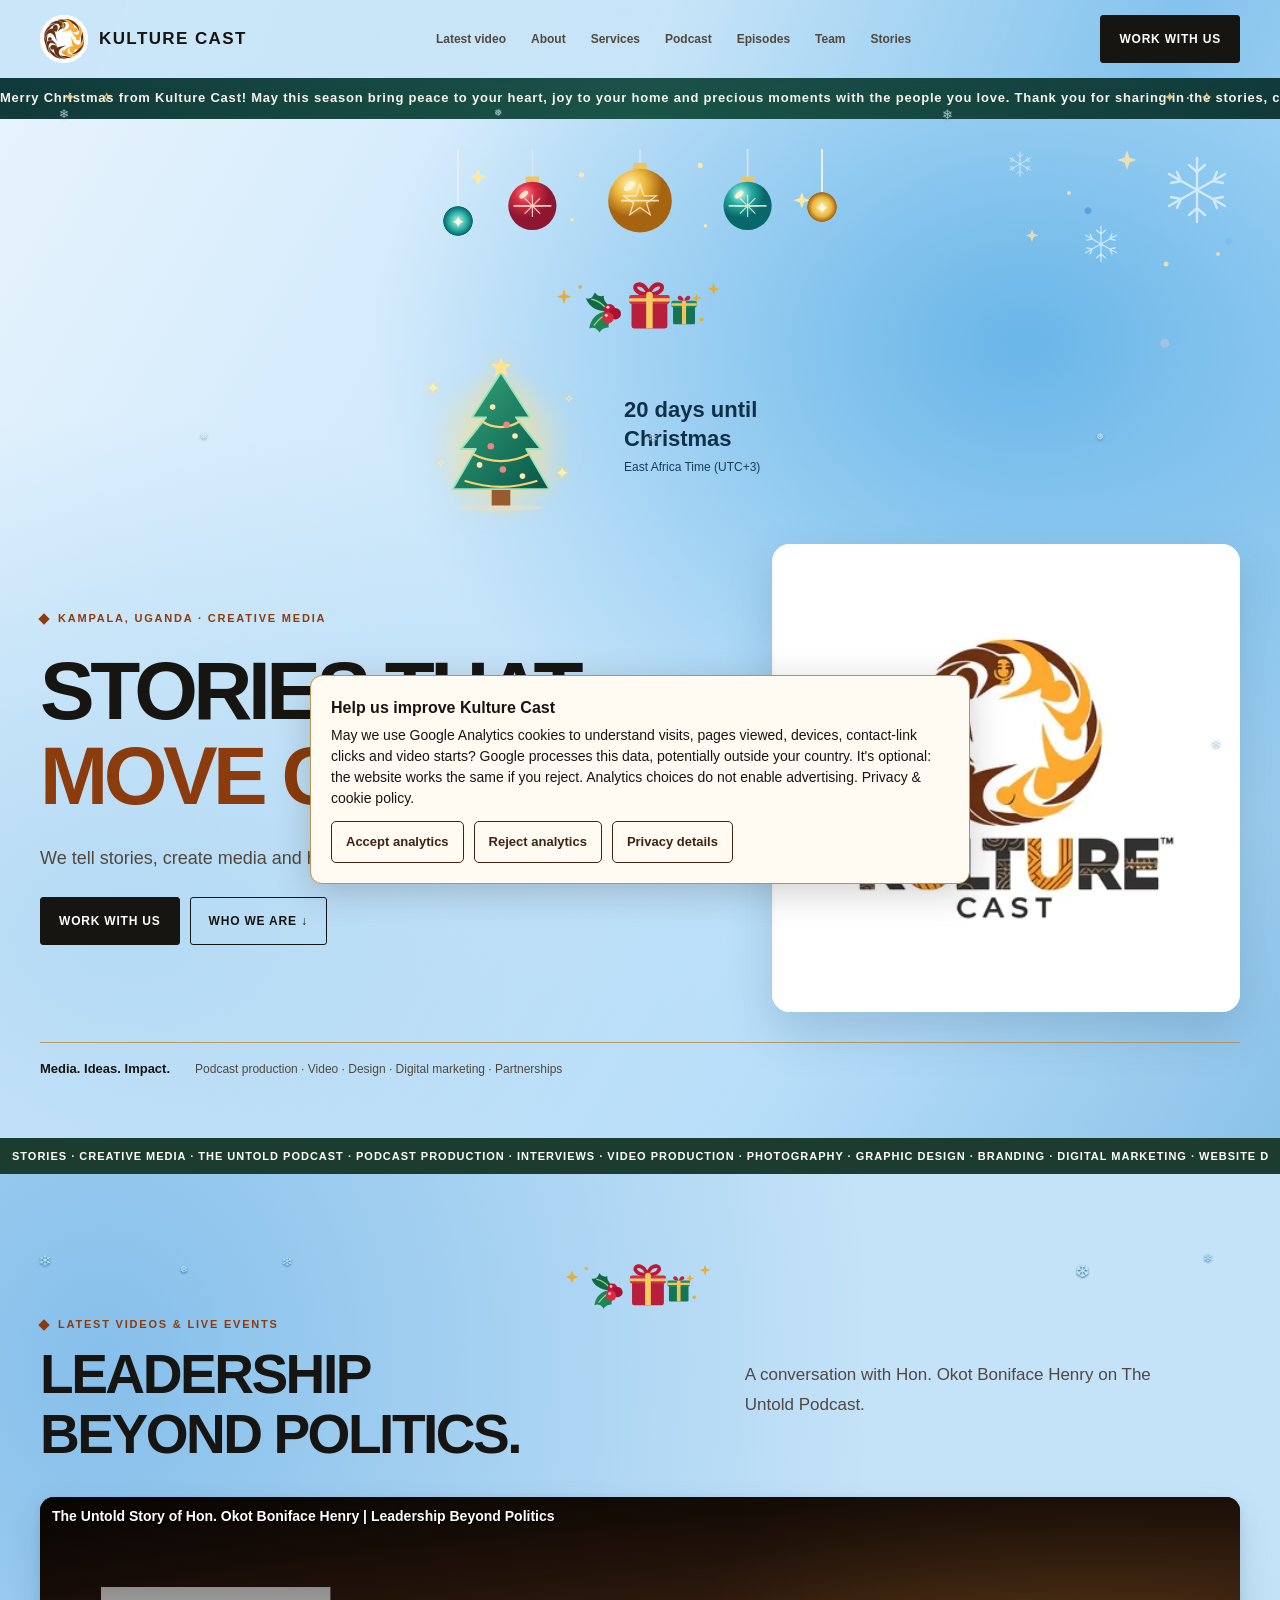
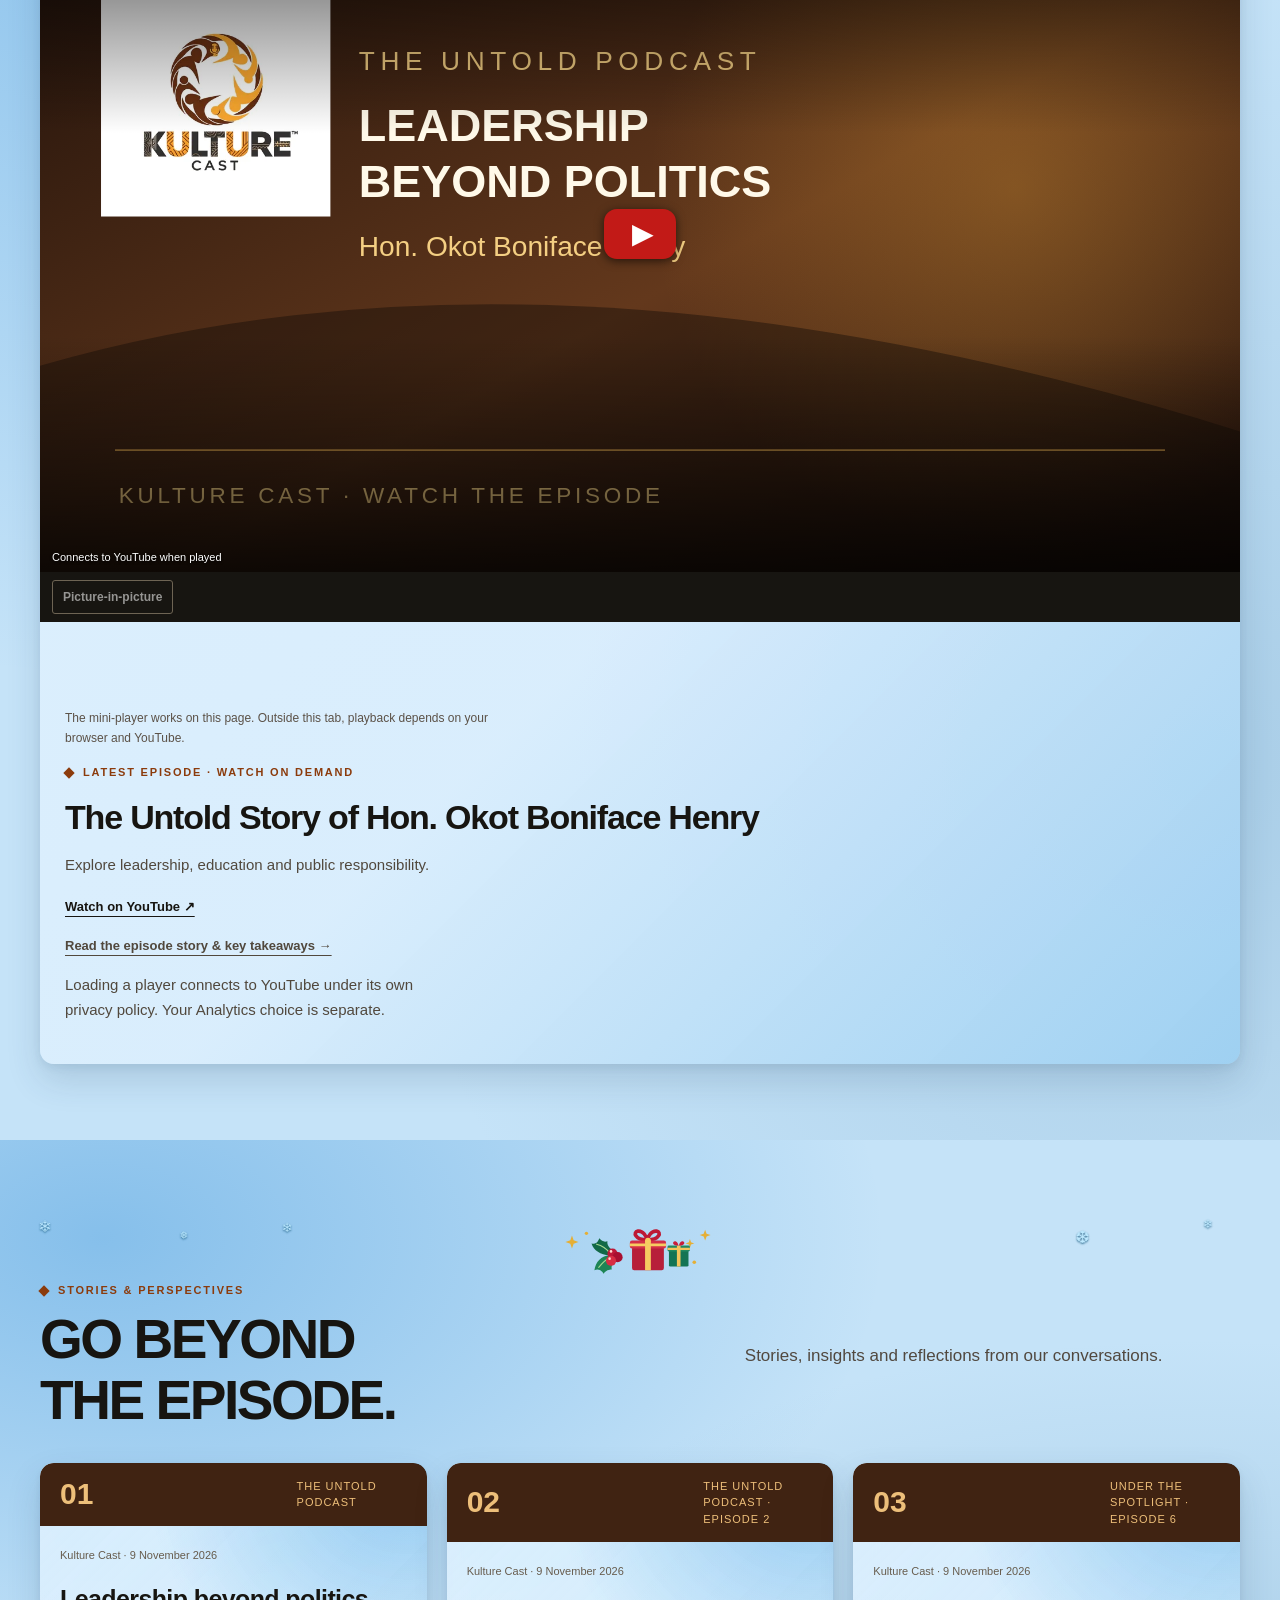
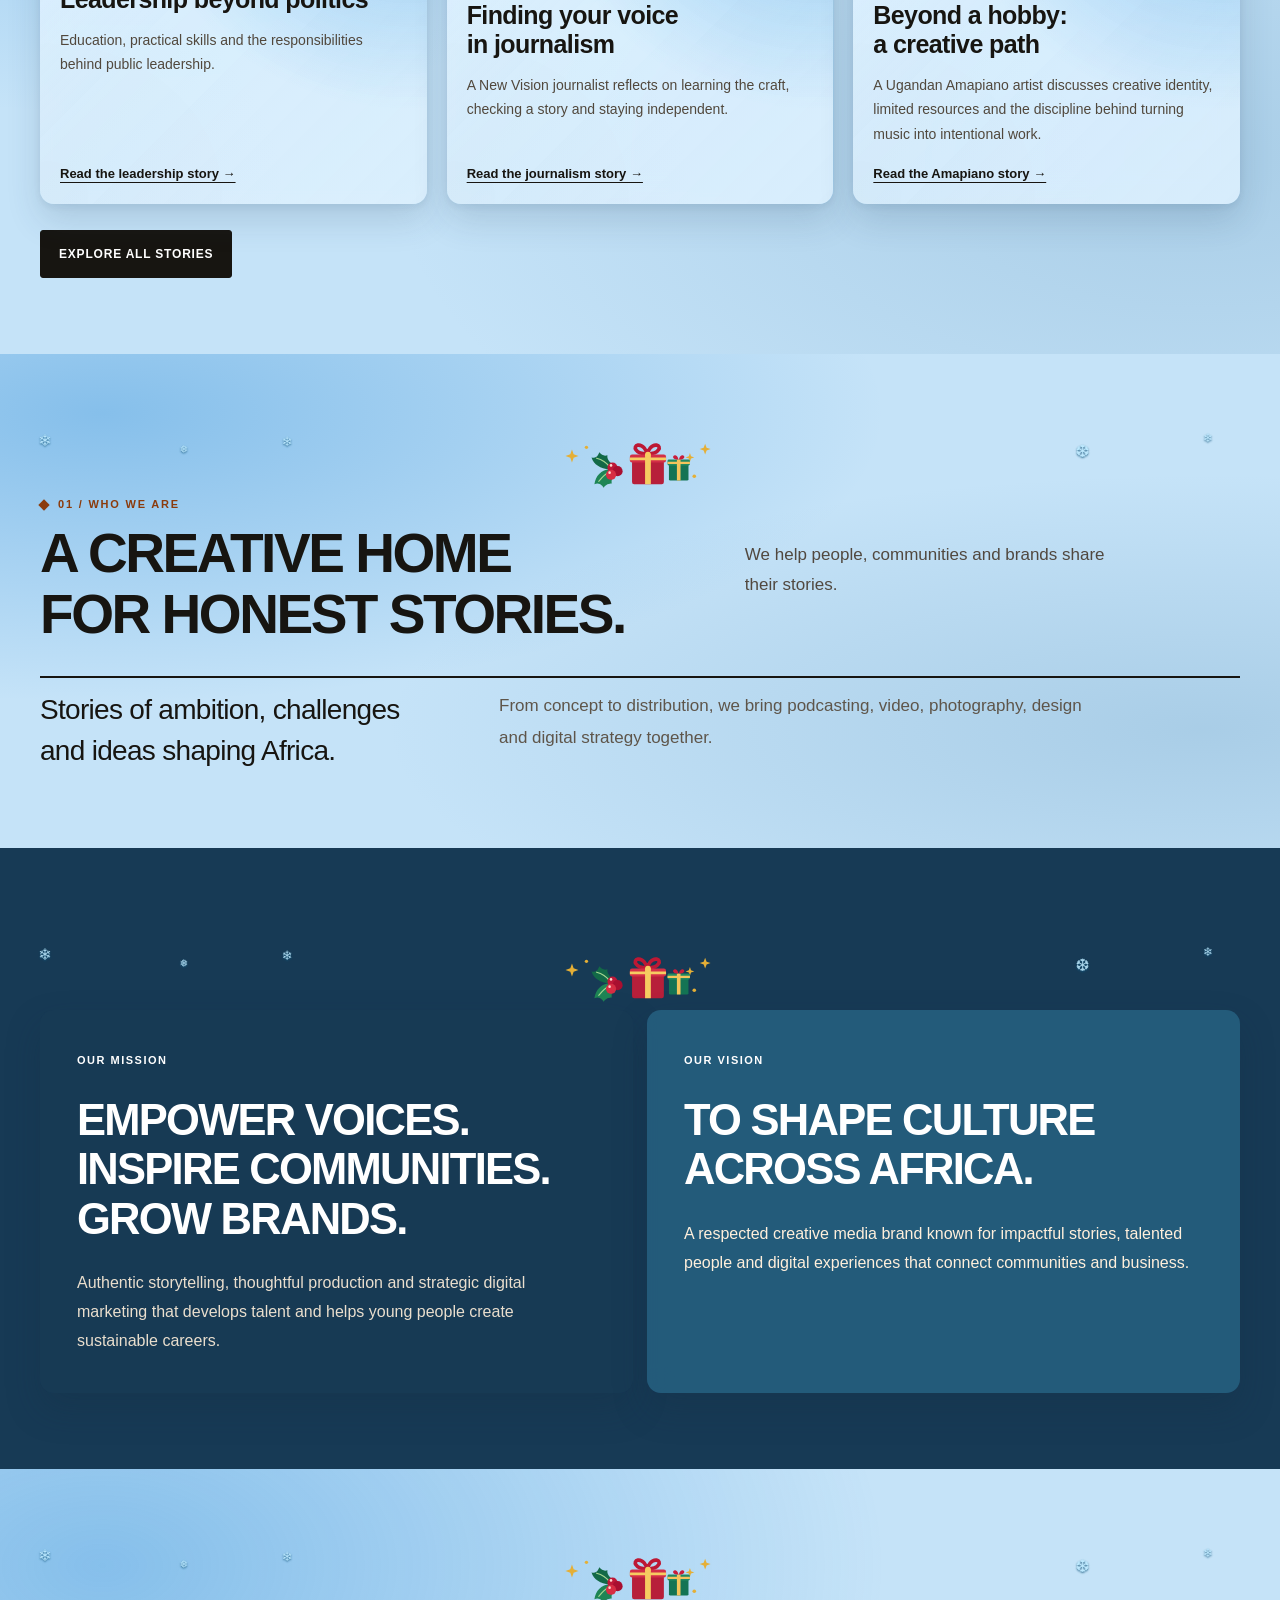
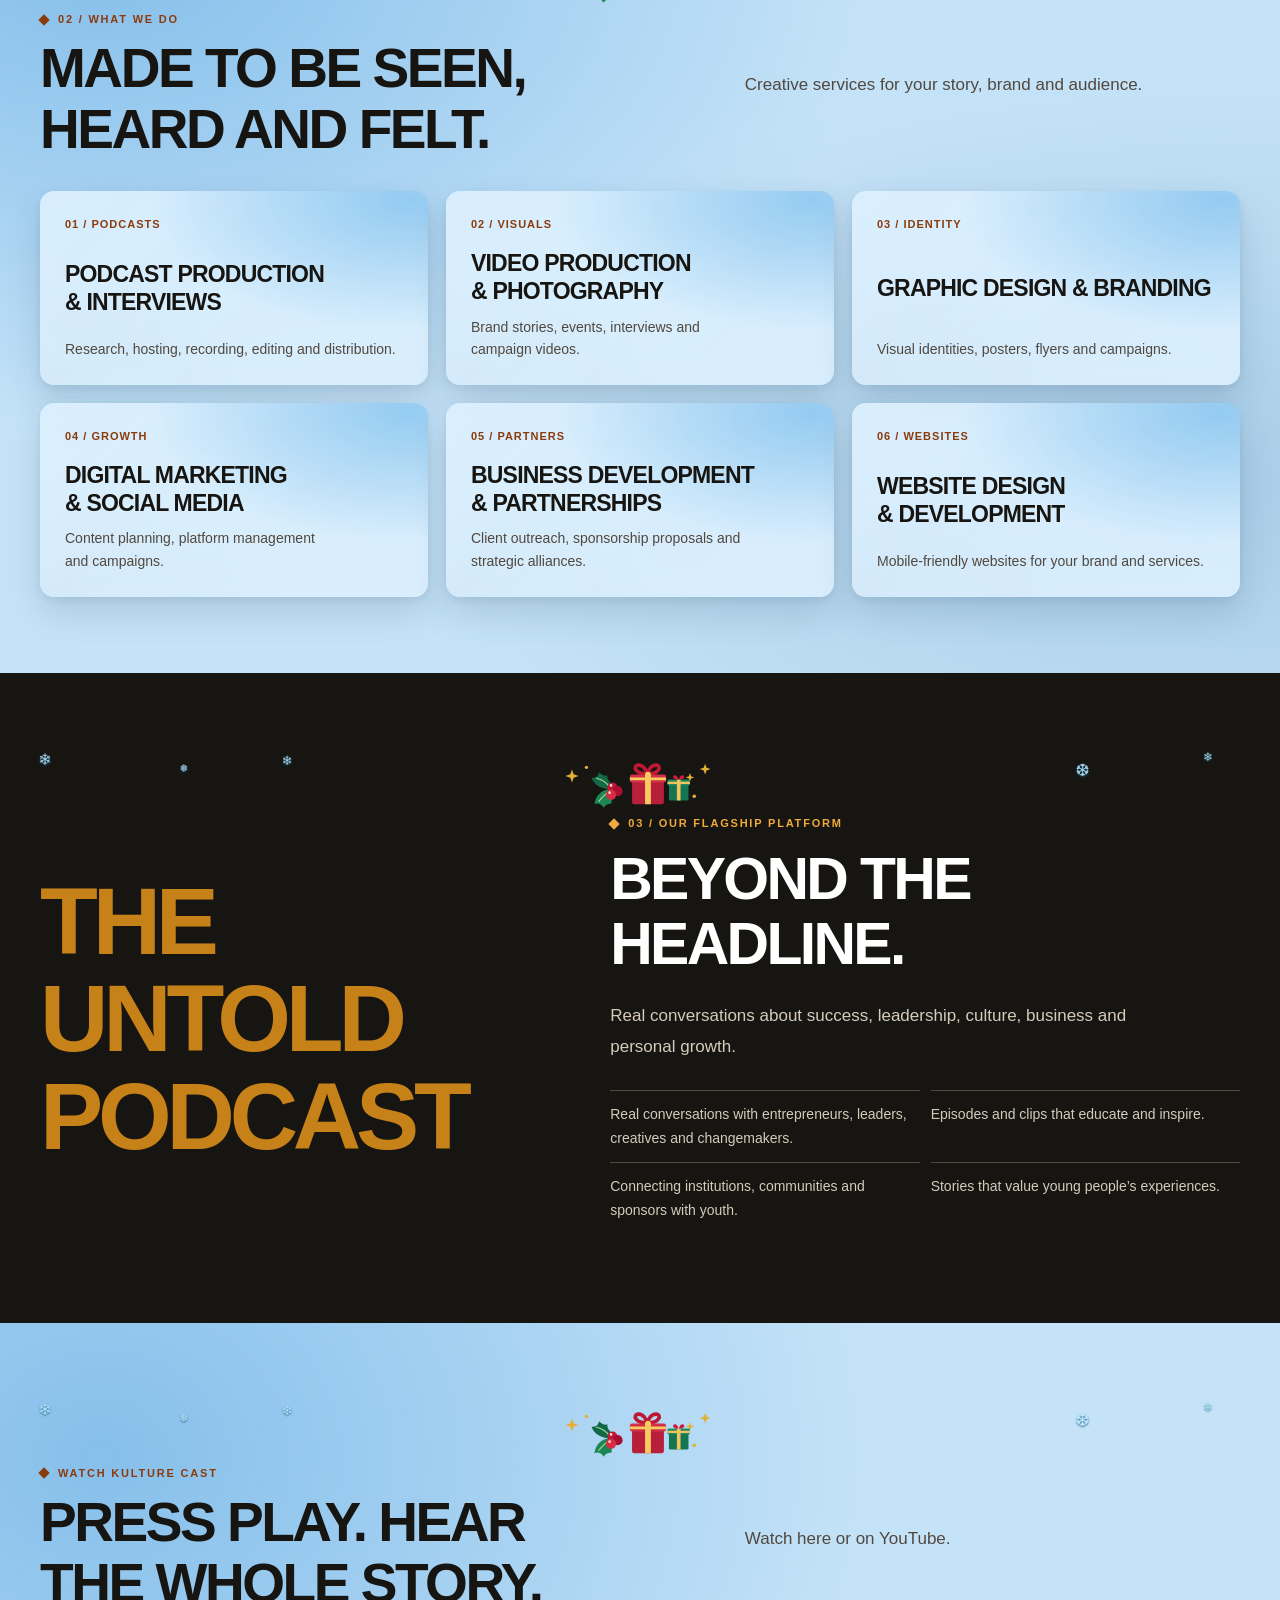
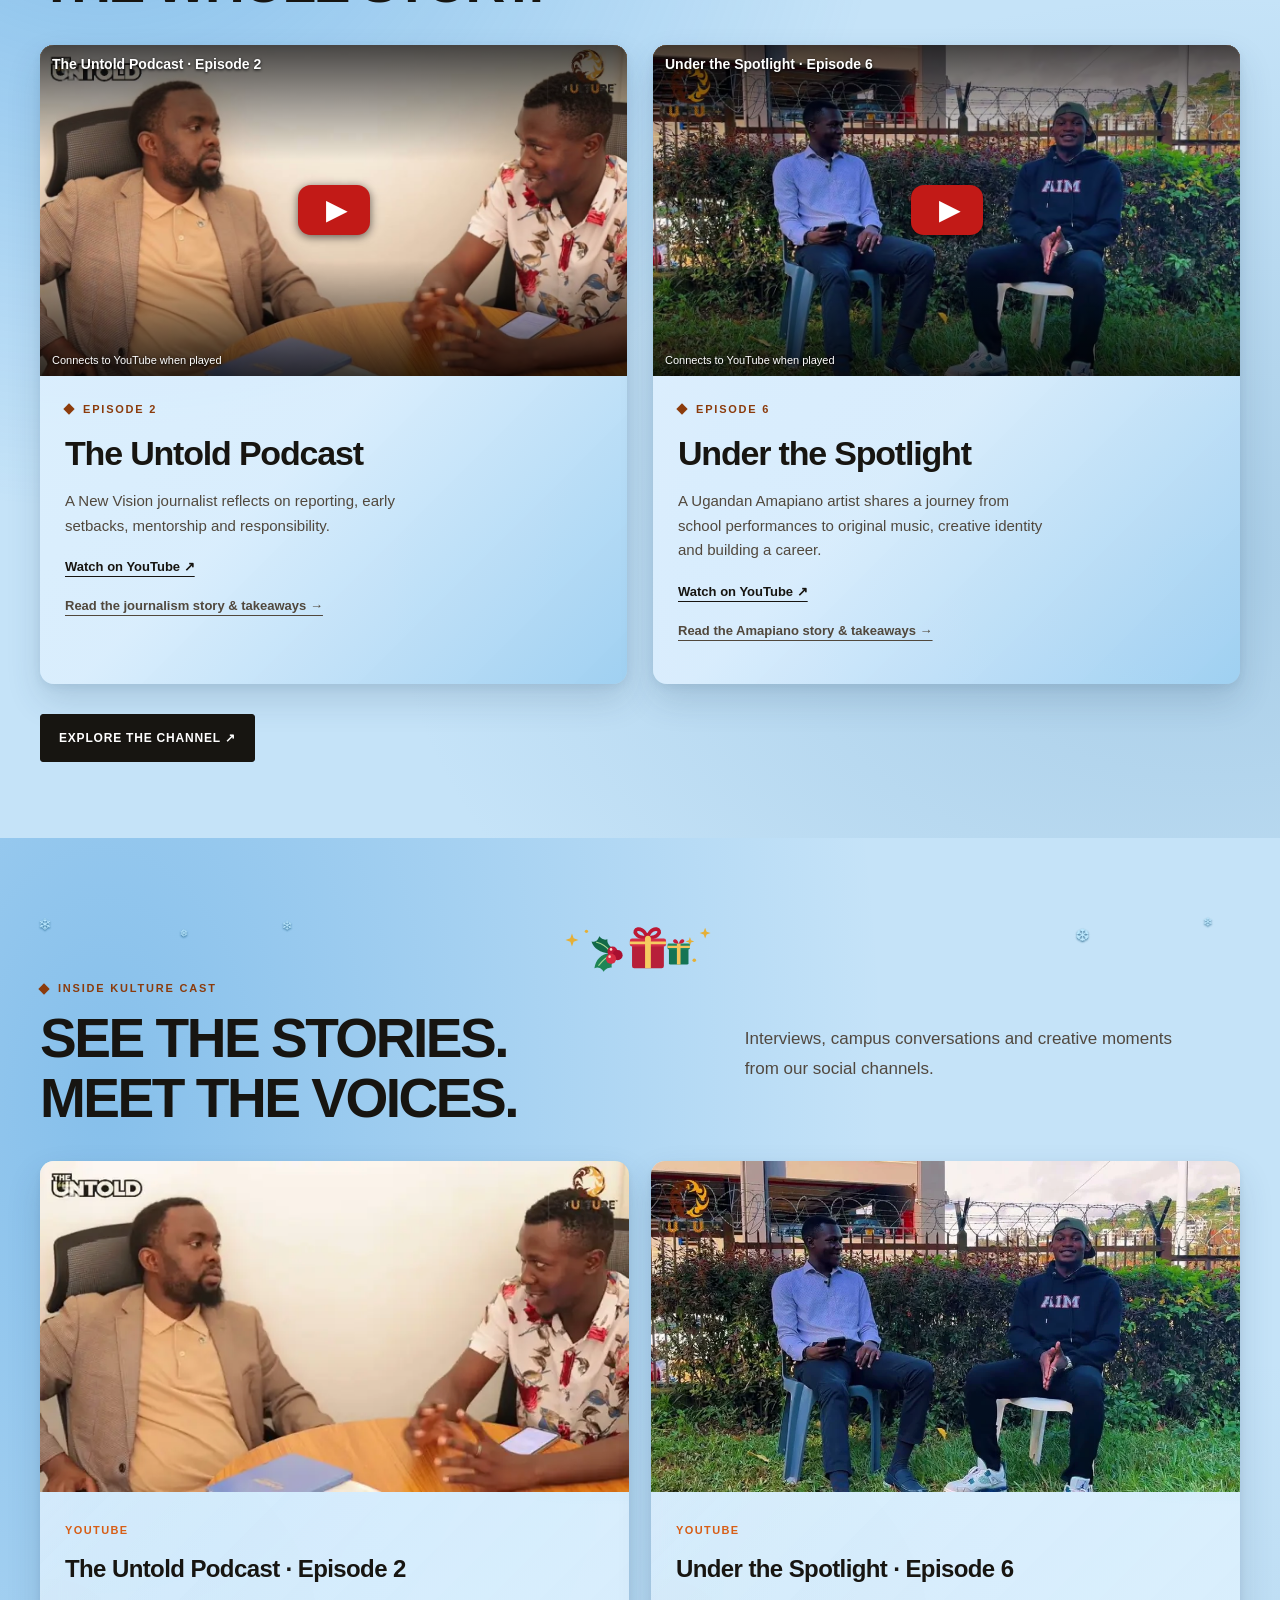
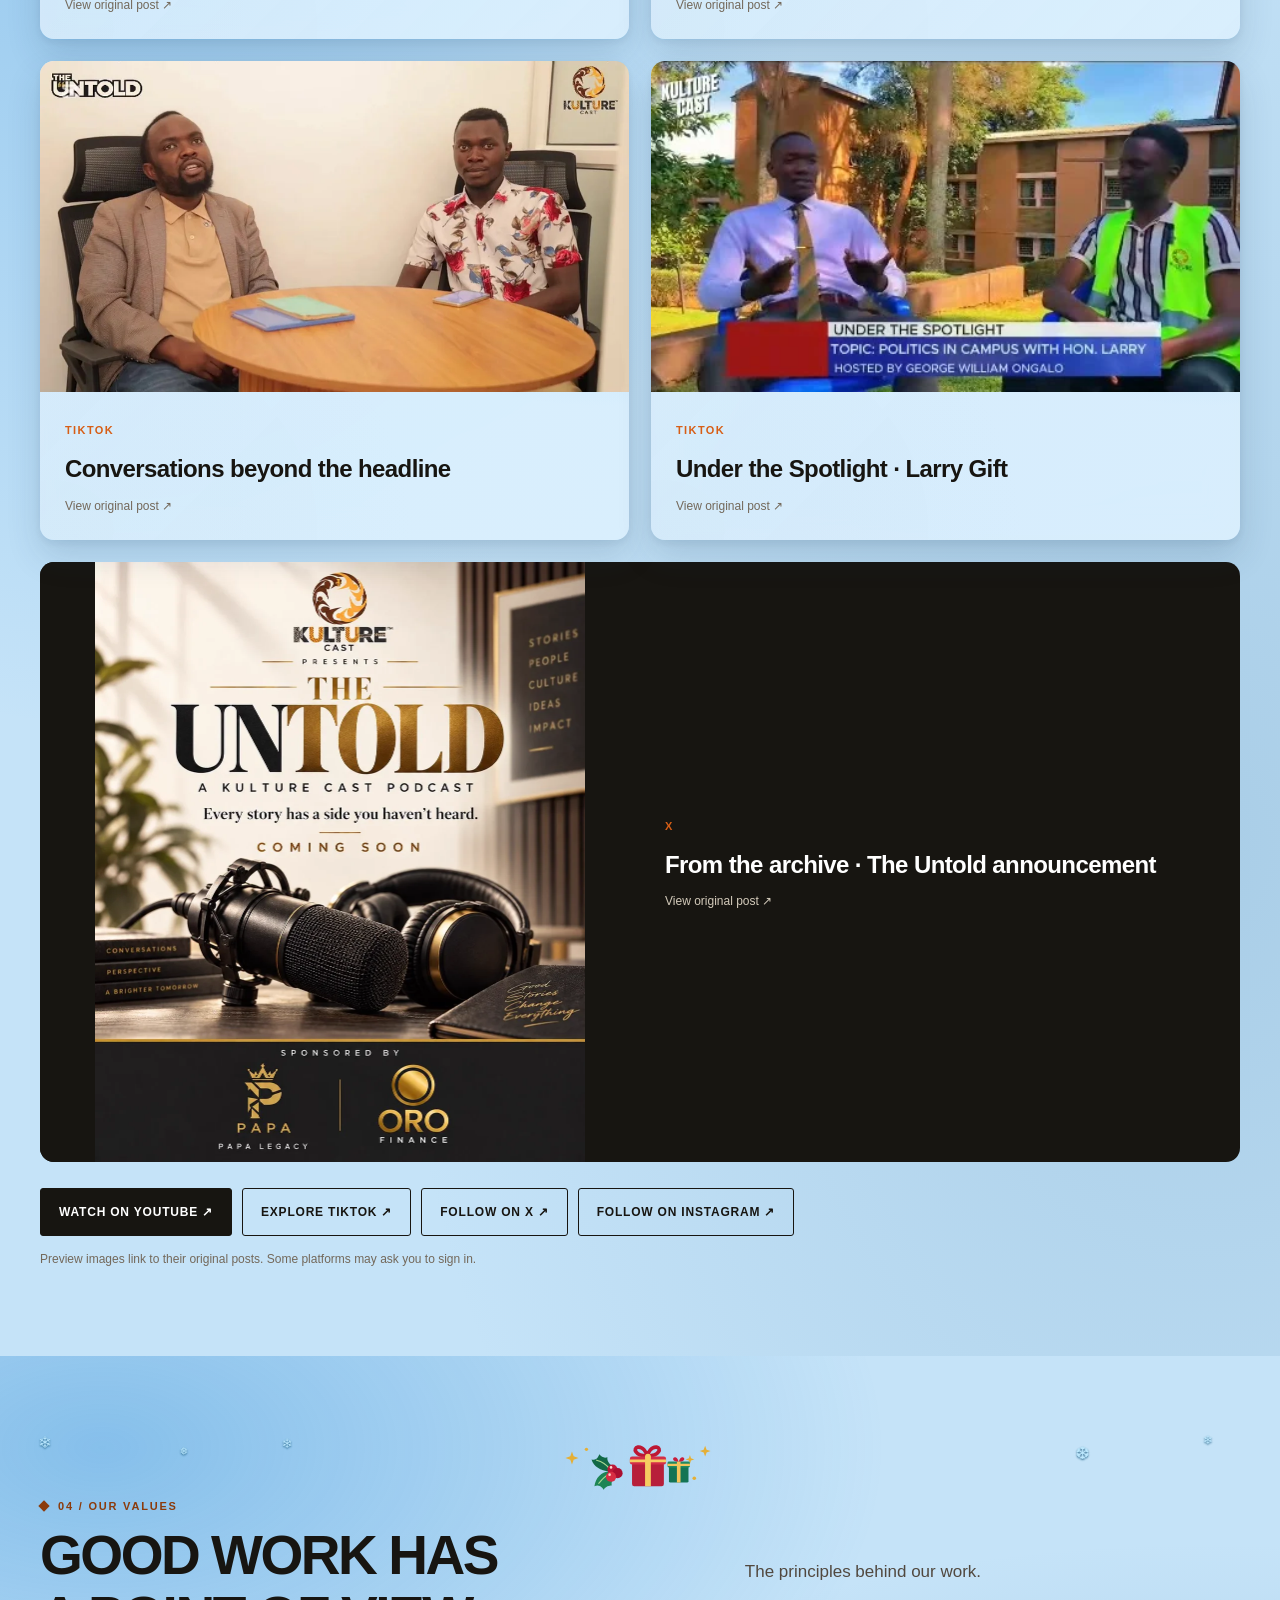
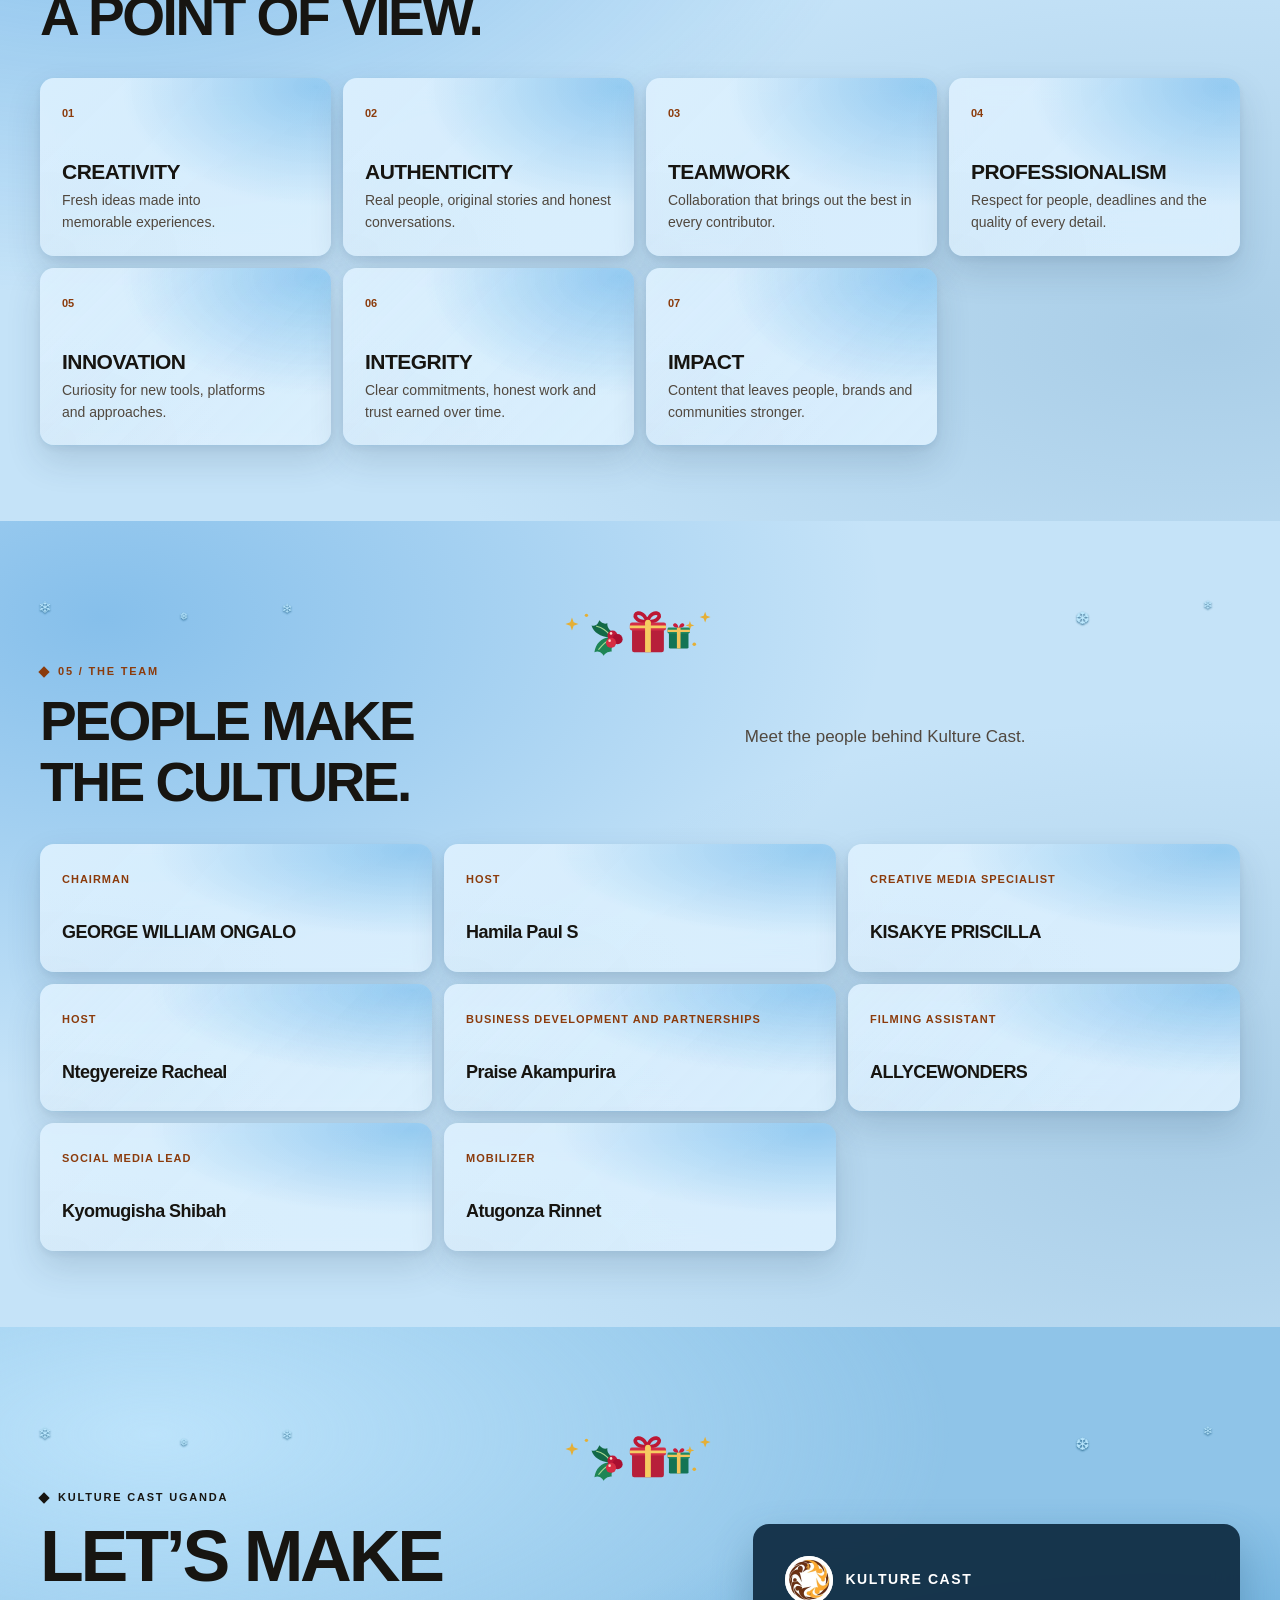
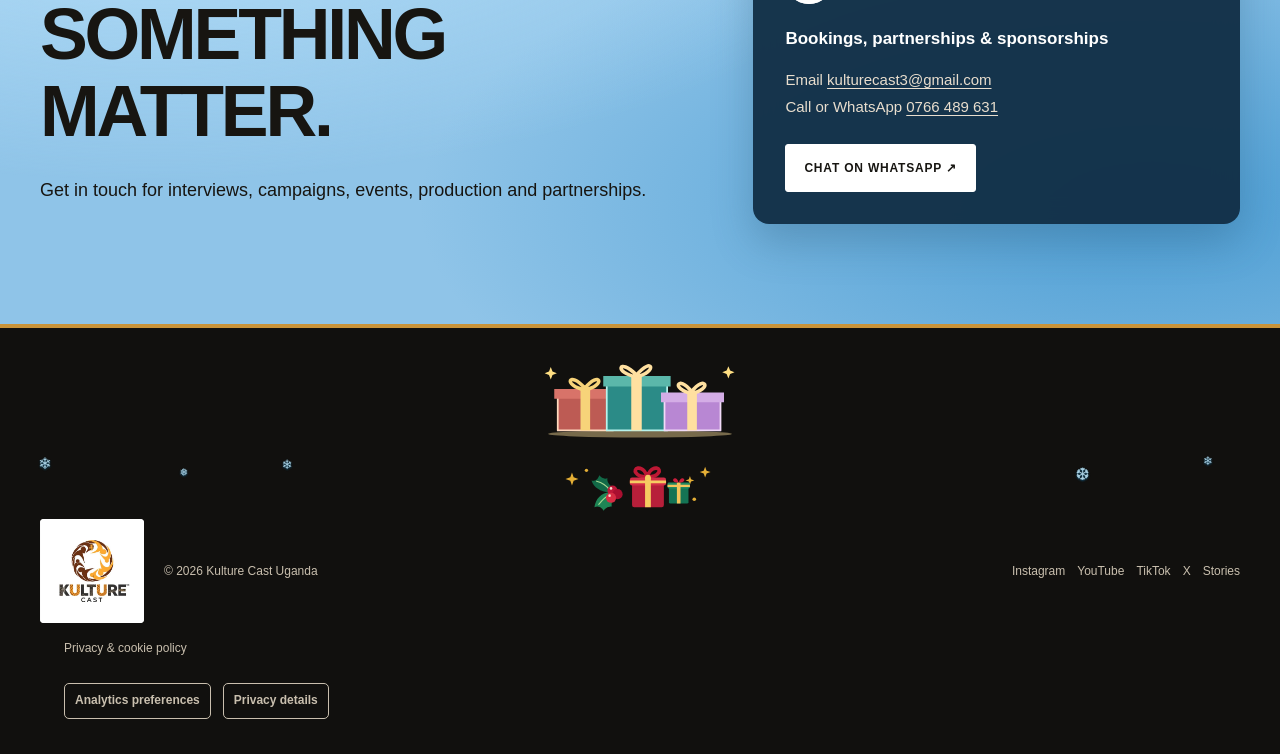
<file: index.html>
<!DOCTYPE html>

<html lang="en">
<head>
<meta charset="utf-8"/>
<meta content="width=device-width,initial-scale=1" name="viewport"/>
<meta content="Kulture Cast Uganda creates podcasts, video, photography, design and websites, and offers digital marketing and partnerships." name="description"/>
<title>Kulture Cast Uganda | Podcasts &amp; Creative Media</title>
<style>
:root{--ink:#171511;--paper:#f8f5ef;--cream:#ece4d6;--gold:#c78119;--orange:#d75e16;--brown:#402312;--soft:#73685a;--line:#d8cebd;--max:1200px}*{box-sizing:border-box}html{scroll-behavior:smooth}body{margin:0;background:var(--paper);color:var(--ink);font-family:Arial,Helvetica,sans-serif;line-height:1.5}a{color:inherit;text-decoration:none}.wrap{width:min(var(--max),calc(100% - 48px));margin:auto}.eyebrow{font-size:11px;font-weight:800;letter-spacing:1.7px;text-transform:uppercase;color:var(--orange)}.btn{display:inline-flex;align-items:center;gap:9px;padding:14px 18px;background:var(--ink);color:#fff;border:1px solid var(--ink);font-size:12px;font-weight:800;letter-spacing:.8px;text-transform:uppercase;transition:.2s}.btn:hover{transform:translateY(-2px);background:var(--orange);border-color:var(--orange)}.btn.alt{background:transparent;color:var(--ink)}.btn.alt:hover{color:#fff}header{background:rgba(248,245,239,.95);border-bottom:1px solid var(--line);position:sticky;top:0;z-index:20;backdrop-filter:blur(10px)}nav{min-height:78px;display:flex;align-items:center;justify-content:space-between;gap:25px}.brand{font-size:17px;font-weight:900;letter-spacing:1.4px;display:flex;gap:9px;align-items:center}.brand img{width:34px;height:34px;object-fit:cover;border-radius:50%;display:block}.brand i{display:none}.links{display:flex;gap:25px;font-size:12px;font-weight:700;color:#51493e}.links a:hover{color:var(--orange)}.hero{padding:56px 0 38px;background:linear-gradient(120deg,#f8f5ef 58%,#e9dcc6 58%)}.hero-grid{display:grid;grid-template-columns:1.1fr .9fr;gap:62px;align-items:center}.hero h1{font-size:clamp(56px,7.3vw,106px);line-height:.86;letter-spacing:-5.5px;text-transform:uppercase;margin:18px 0 25px;max-width:760px}.hero h1 em{color:var(--orange);font-style:normal}.hero-copy{font-size:18px;color:#5e554a;max-width:530px;margin:0 0 30px}.hero-actions{display:flex;gap:10px;flex-wrap:wrap}.logo-card{width:min(100%,468px);justify-self:end;background:#fff;border:12px solid #fff;box-shadow:12px 12px 0 var(--ink);overflow:hidden}.logo-card img{width:100%;display:block;aspect-ratio:1/1;object-fit:cover}.hero-meta{display:flex;gap:28px;align-items:center;margin-top:64px;border-top:1px solid var(--line);padding-top:16px}.hero-meta strong{font-size:13px}.hero-meta span{font-size:12px;color:var(--soft)}.marquee{padding:15px 0;background:var(--ink);color:#fff;overflow:hidden;white-space:nowrap;font-size:12px;letter-spacing:1.5px;font-weight:800;text-transform:uppercase}.marquee span{display:inline-block;animation:move 26s linear infinite}@keyframes move{to{transform:translateX(-50%)}}section{padding:100px 0}.section-head{display:grid;grid-template-columns:1.05fr .7fr;gap:45px;align-items:end;margin-bottom:42px}.section-head h2{margin:10px 0 0;font-size:clamp(40px,5vw,70px);line-height:.9;letter-spacing:-3px;text-transform:uppercase}.section-head p{font-size:17px;color:var(--soft);margin:0}.about{background:var(--cream)}.about-grid{display:grid;grid-template-columns:.7fr 1.3fr;gap:40px;border-top:2px solid var(--ink);padding-top:22px}.about-grid p{font-size:24px;line-height:1.18;margin:0;letter-spacing:-.7px}.about-grid div:last-child{font-size:16px;color:#5e554a;max-width:610px}.statement{background:var(--brown);color:#fff}.statement-grid{display:grid;grid-template-columns:1fr 1fr;gap:1px;background:rgba(255,255,255,.19)}.statement article{padding:37px;background:var(--brown);min-height:300px}.statement article:last-child{background:var(--orange)}.statement small{font-size:11px;letter-spacing:1.5px;font-weight:800}.statement h3{font-size:clamp(34px,4vw,56px);line-height:.92;letter-spacing:-2.5px;text-transform:uppercase;margin:25px 0}.statement p{max-width:510px;margin:0;color:#eadfce}.statement article:last-child p{color:#fff0dc}.services{background:#fbfaf7}.service-grid{display:grid;grid-template-columns:repeat(5,1fr);gap:12px}.service{min-height:315px;padding:21px 18px;background:#fff;border:1px solid var(--line);display:flex;flex-direction:column;justify-content:space-between;transition:.2s}.service:hover{border-color:var(--ink);transform:translateY(-4px)}.service b{font-size:11px;color:var(--orange);letter-spacing:1px}.service h3{margin:22px 0;font-size:22px;line-height:1;letter-spacing:-1px;text-transform:uppercase}.service p{font-size:13px;color:var(--soft);margin:0}.podcast{background:var(--ink);color:#fff;overflow:hidden}.podcast-grid{display:grid;grid-template-columns:.75fr 1.25fr;gap:70px;align-items:center}.podcast-label{font-size:clamp(65px,10vw,140px);font-weight:900;line-height:.72;letter-spacing:-8px;color:var(--gold);text-transform:uppercase}.podcast h2{font-size:clamp(45px,6vw,82px);line-height:.85;letter-spacing:-4px;text-transform:uppercase;margin:14px 0 25px}.podcast p{color:#d4cbbb;font-size:18px;max-width:620px}.podcast-list{display:grid;grid-template-columns:1fr 1fr;gap:11px;margin-top:28px}.podcast-list div{border-top:1px solid #50493f;padding-top:12px;font-size:13px;color:#d4cbbb}.values{background:var(--paper)}.value-grid{display:grid;grid-template-columns:repeat(4,1fr);border-top:1px solid var(--ink);border-left:1px solid var(--line)}.value{min-height:177px;padding:19px;border-right:1px solid var(--line);border-bottom:1px solid var(--line)}.value:nth-child(odd){background:#f1eadf}.value b{font-size:11px;color:var(--orange)}.value h3{margin:35px 0 6px;font-size:23px;line-height:1;text-transform:uppercase;letter-spacing:-1px}.value p{margin:0;font-size:13px;color:var(--soft)}.team{background:var(--cream)}.team-grid{display:grid;grid-template-columns:repeat(3,1fr);gap:12px}.person{background:var(--paper);padding:22px;min-height:190px;border-top:4px solid var(--ink)}.person:nth-child(2),.person:nth-child(5){border-color:var(--orange)}.person .role{font-size:11px;color:var(--orange);font-weight:800;letter-spacing:1px;text-transform:uppercase}.person h3{margin:32px 0 6px;font-size:26px;line-height:1;letter-spacing:-1px}.person p{margin:0;color:var(--soft);font-size:13px}.contact{padding:100px 0;background:var(--gold);color:var(--ink)}.contact-grid{display:grid;grid-template-columns:1.15fr .85fr;gap:55px;align-items:end}.contact h2{font-size:clamp(54px,7vw,100px);line-height:.82;letter-spacing:-5px;text-transform:uppercase;margin:12px 0 23px}.contact p{font-size:18px;max-width:620px}.contact-box{background:var(--ink);color:#fff;padding:28px}.contact-box strong{font-size:17px}.contact-box p{font-size:15px;color:#e9dece;line-height:1.6}.contact-box a:not(.btn){text-decoration:underline;text-underline-offset:3px}.contact-box .btn{background:#fff;color:var(--ink);border-color:#fff;margin-top:9px}.contact-box .btn:hover{background:var(--orange);color:#fff;border-color:var(--orange)}footer{background:#11100e;color:#c9bfae;padding:25px 0;font-size:12px}.footer-row{display:flex;justify-content:space-between;gap:18px;flex-wrap:wrap}.socials{display:flex;gap:12px;flex-wrap:wrap}.socials a:hover{color:#fff}@media(max-width:950px){.links{display:none}.hero-grid,.section-head,.contact-grid,.podcast-grid{grid-template-columns:1fr}.hero{background:var(--paper)}.logo-card{justify-self:start;max-width:390px}.service-grid{grid-template-columns:repeat(3,1fr)}.value-grid{grid-template-columns:repeat(2,1fr)}.hero-meta{margin-top:38px}}@media(max-width:620px){.wrap{width:min(var(--max),calc(100% - 30px))}nav{min-height:66px}.brand{font-size:14px}.btn{padding:12px 13px;font-size:10px}.hero{padding:44px 0 28px}.hero h1{font-size:58px;letter-spacing:-3.7px}.hero-copy{font-size:16px}.logo-card{border-width:7px;box-shadow:8px 8px 0 var(--ink)}section,.contact{padding:70px 0}.hero-meta{gap:12px;align-items:flex-start;flex-direction:column}.section-head{gap:18px;margin-bottom:30px}.section-head h2{letter-spacing:-2.5px}.about-grid,.statement-grid{grid-template-columns:1fr;gap:22px}.about-grid p{font-size:21px}.statement article{min-height:230px;padding:27px}.service-grid,.team-grid{grid-template-columns:1fr}.service{min-height:205px}.podcast-grid{gap:35px}.podcast-label{letter-spacing:-5px}.podcast-list{grid-template-columns:1fr}.value-grid{grid-template-columns:1fr}.contact h2{letter-spacing:-3px}.contact-grid{gap:25px}.contact-box{padding:22px}}

/* Public social highlights */
.social-highlights{background:#f1eadf;scroll-margin-top:85px}.social-gallery{display:grid;grid-template-columns:repeat(2,minmax(0,1fr));gap:22px}.social-work{display:block;background:#fff;border:1px solid var(--line);transition:transform .2s}.social-work:hover{transform:translateY(-4px)}.social-work:focus-visible{outline:3px solid var(--orange);outline-offset:4px}.social-work-image{aspect-ratio:16/9;background:#171511;overflow:hidden}.social-work-image img{width:100%;height:100%;object-fit:cover;display:block}.social-work.poster{display:grid;grid-template-columns:1fr 1fr;grid-column:1/-1;align-items:center;background:var(--ink);color:#fff}.social-work.poster .social-work-image{aspect-ratio:1/1}.social-work.poster img{object-fit:contain}.social-work-copy{padding:22px}.social-work-copy span{font-size:11px;font-weight:800;letter-spacing:1.4px;text-transform:uppercase;color:var(--orange)}.social-work-copy h3{font-size:25px;line-height:1.1;margin:12px 0}.social-work-copy p{font-size:12px;margin:0;color:var(--soft)}.poster .social-work-copy p{color:#d4cbbb}.social-follow{display:flex;flex-wrap:wrap;gap:10px;margin-top:26px}.social-note{font-size:12px;color:var(--soft);margin-top:14px}@media(max-width:620px){.social-gallery{grid-template-columns:1fr}.social-work.poster{grid-template-columns:1fr}.social-work-copy h3{font-size:22px}}
@media(prefers-reduced-motion:reduce){html{scroll-behavior:auto}.marquee span{animation:none}.social-work{transition:none}}

/* Official brand placement: preserve artwork proportions throughout. */
.brand img{width:48px;height:48px;object-fit:contain;border-radius:50%;background:#fff;flex-shrink:0}.brand{gap:11px}.logo-card img{object-fit:contain;height:auto}.footer-identity{display:flex;align-items:center;gap:20px}.footer-logo{display:block;flex-shrink:0;background:#fff;border-radius:4px;overflow:hidden}.footer-logo img{display:block;width:104px;height:104px;object-fit:contain}.contact-brand{display:flex;align-items:center;gap:12px;margin-bottom:22px;font-size:14px;font-weight:900;letter-spacing:1.6px}.contact-brand img{display:block;object-fit:contain;border-radius:50%;background:#fff}.brand:focus-visible,.footer-logo:focus-visible{outline:3px solid var(--orange);outline-offset:5px}section[id]{scroll-margin-top:96px}
@media(max-width:620px){nav{gap:12px}.brand{font-size:13px;letter-spacing:.8px;gap:8px}.brand img{width:40px;height:40px}nav>.btn{font-size:10px;padding:11px 10px;letter-spacing:.2px}.footer-row{align-items:flex-start}.footer-identity{gap:14px}.footer-logo img{width:88px;height:88px}.footer-identity span{font-size:11px}.socials{flex-wrap:wrap}}

/* Kulture Cast layout */
:root{--copy:#51483d}
body{overflow-x:clip}
.hero,.about,.services,.podcast,.social-highlights,.values,.team,.contact{position:relative}
.statement{position:relative}
.hero{padding-bottom:62px}.contact{padding-top:115px}.statement{padding-top:110px}
.hero-grid{grid-template-columns:1.15fr .85fr;gap:clamp(28px,4vw,60px)}
h1,h2,h3{text-wrap:balance;overflow-wrap:normal;word-break:normal}p{text-wrap:pretty}
.hero h1{font-size:clamp(52px,6.4vw,88px);line-height:1.04;letter-spacing:-.055em;max-width:700px;margin:20px 0 26px}
.hero h1 .title-line{display:block}.hero h1 em{display:block;color:var(--orange)}
.hero-copy{font-size:18px;line-height:1.75;max-width:50ch;color:var(--copy)}
.hero-meta{margin-top:45px;gap:25px;line-height:1.6}
.section-head{grid-template-columns:1.1fr .85fr;gap:clamp(26px,5vw,64px);align-items:center}
.section-head h2{font-size:clamp(36px,4.3vw,60px);line-height:1.1;letter-spacing:-.045em;max-width:20ch}
.section-head p{line-height:1.8;max-width:46ch;color:var(--copy)}
.eyebrow{line-height:1.6;letter-spacing:1.8px;display:flex;align-items:center;gap:10px}
.eyebrow::before{content:"";width:8px;height:8px;background:currentColor;transform:rotate(45deg);flex-shrink:0}
.about-grid{gap:clamp(28px,5vw,60px);padding-top:28px}.about-grid p{font-size:clamp(22px,2.5vw,31px);line-height:1.45;letter-spacing:-.025em}.about-grid div:last-child{font-size:17px;line-height:1.85}
.statement h3{line-height:1.14;letter-spacing:-.04em;font-size:clamp(30px,3.4vw,47px)}.statement p{line-height:1.8}
.service-grid{grid-template-columns:repeat(3,minmax(0,1fr));gap:18px}.service{padding:27px;min-height:285px}.service h3{font-size:25px;line-height:1.23;letter-spacing:-.035em;margin:24px 0 18px}.service p{font-size:14px;line-height:1.8}.service:nth-child(4),.service:nth-child(5){min-height:260px}
.podcast{padding-bottom:120px}.podcast-grid{grid-template-columns:.9fr 1.1fr;gap:55px}.podcast-label{font-size:clamp(58px,7.4vw,102px);line-height:1.03;letter-spacing:-.055em}.podcast h2{font-size:clamp(40px,4.6vw,64px);line-height:1.1;letter-spacing:-.045em}.podcast p{font-size:17px;line-height:1.8}.podcast-list div{font-size:14px;line-height:1.7}
.value h3{line-height:1.2;letter-spacing:-.025em;font-size:21px}.value p,.person p{line-height:1.75;font-size:14px}.person h3{line-height:1.2;letter-spacing:-.03em}.person{padding:27px}
.social-work-copy{padding:25px}.social-work-copy h3{font-size:24px;line-height:1.3;letter-spacing:-.025em}.social-work-image img{transition:transform .6s ease}.social-work:hover img{transform:scale(1.035)}
.contact h2{font-size:clamp(44px,5.6vw,76px);line-height:1.08;letter-spacing:-.045em}.contact p{line-height:1.8}.contact-box{padding:32px}.contact-box a{overflow-wrap:anywhere}
.links a{position:relative;padding-block:8px}.links a::after{content:"";position:absolute;left:0;right:0;bottom:2px;height:2px;background:var(--orange);transform:scaleX(0);transform-origin:left;transition:transform .25s}.links a:hover::after{transform:scaleX(1)}
.btn{transition:transform .25s,background .25s,box-shadow .25s}.btn:hover{box-shadow:3px 4px 0 #40231225}.footer-row{align-items:center}.socials a{padding-block:10px}
/* Content stays visible without JavaScript. Motion runs only when allowed. */
@media(prefers-reduced-motion:no-preference){.hero .eyebrow{animation:rise-in .7s both}.hero h1{animation:rise-in .85s .08s both}.hero-copy,.hero-actions{animation:rise-in .85s .2s both}.logo-card{animation:rise-in 1s .15s both}.will-reveal{opacity:0;transform:translateY(22px);transition:opacity .65s ease,transform .65s ease;transition-delay:var(--reveal-delay,0ms)}.will-reveal.is-visible{opacity:1;transform:none}@keyframes rise-in{from{opacity:0;transform:translateY(18px)}to{opacity:1;transform:none}}}
@media(max-width:1050px){.links{gap:16px}.hero-grid{gap:30px}.brand{font-size:14px}nav{gap:18px}}
@media(max-width:950px){.hero-grid,.section-head,.podcast-grid,.contact-grid{grid-template-columns:1fr}.hero h1{font-size:clamp(50px,8.6vw,76px);max-width:13ch}.hero-copy{max-width:56ch}.logo-card{justify-self:center;max-width:365px;width:85%}.section-head p{max-width:60ch}.service-grid{grid-template-columns:repeat(2,minmax(0,1fr))}.podcast-label{font-size:clamp(56px,10vw,88px)}.podcast-label br{display:none}.podcast-grid{gap:30px}.podcast-label{max-width:13ch}.contact h2{max-width:18ch}}
@media(max-width:620px){.wrap{width:calc(100% - 36px)}nav{gap:8px;min-height:72px}.brand{font-size:11px;letter-spacing:.6px;gap:7px}.brand img{width:36px;height:36px}nav>.btn{padding:10px 8px;font-size:9px}.hero{padding:36px 0 55px}.hero h1{font-size:clamp(42px,11.7vw,66px);line-height:1.07;letter-spacing:-.045em}.hero-copy{font-size:16px;line-height:1.75}.hero-grid{gap:38px}.hero-meta{margin-top:35px}.hero-meta strong{font-size:12px}.hero-meta span{line-height:1.8}.hero-actions{gap:9px}.section-head h2{font-size:clamp(32px,9.4vw,44px);line-height:1.12;letter-spacing:-.035em}.section-head{gap:20px}.section-head p{font-size:16px}.about-grid{grid-template-columns:1fr}.about-grid p{font-size:24px}.about-grid div:last-child{font-size:16px}.statement{padding-top:90px}.statement-grid{gap:0}.statement article{padding:30px 25px}.statement h3{font-size:34px;line-height:1.14;letter-spacing:-.035em}.service-grid,.team-grid{grid-template-columns:1fr}.service,.service:nth-child(4),.service:nth-child(5){min-height:230px;padding:25px}.service h3{font-size:24px}.podcast{padding-bottom:90px}.podcast-label{font-size:52px;line-height:1.07;letter-spacing:-.04em}.podcast h2{font-size:38px;line-height:1.12;letter-spacing:-.035em}.podcast-list{grid-template-columns:1fr}.value{padding:16px;min-height:190px}.value h3{font-size:18px;line-height:1.25;overflow-wrap:anywhere}.value p{font-size:13px}.social-work-copy h3{font-size:23px}.contact{padding-top:90px}.contact h2{font-size:43px;line-height:1.1;letter-spacing:-.04em}.contact-box{padding:24px}.footer-row{gap:24px}.footer-identity{gap:14px}.socials{column-gap:20px}.social-work-copy{padding:22px}}
@media(prefers-reduced-motion:reduce){*,*::before,*::after{animation:none!important;transition:none!important;scroll-behavior:auto!important}.will-reveal{opacity:1!important;transform:none!important}}

.hero-grid>* , .section-head>* , .podcast-grid>* , .contact-grid>*{min-width:0}.podcast-label{overflow-wrap:normal}

/* Full episode players: user-controlled playback, no autoplay. */
.episodes{background:#f8f5ef}.episode-grid{display:grid;grid-template-columns:repeat(2,minmax(0,1fr));gap:26px}.episode-card{background:#fff;border:1px solid var(--line);min-width:0;box-shadow:0 5px 20px #40231206}.episode-player{position:relative;aspect-ratio:16/9;background:#171511;overflow:hidden}.episode-player iframe{display:block;width:100%;height:100%;border:0}.episode-copy{padding:28px}.episode-copy h3{font-size:clamp(24px,2.8vw,34px);line-height:1.2;letter-spacing:-.035em;margin:15px 0}.episode-copy p{font-size:15px;color:var(--copy);line-height:1.8;margin-bottom:22px;max-width:45ch}.episode-link{font-size:13px;font-weight:800;text-decoration:underline;text-underline-offset:5px}.episode-link:hover{color:var(--orange)}.episode-link:focus-visible{outline:3px solid var(--orange);outline-offset:5px}.episode-more{margin-top:30px}@media(max-width:700px){.episode-grid{grid-template-columns:1fr;gap:24px}.episode-copy{padding:24px}.episode-copy h3{font-size:27px}}

/* Latest episode: floating in-page picture-in-picture, same iframe throughout. */
.kc-video-anchor{display:block;scroll-margin-top:100px}.kc-video-slot{aspect-ratio:16/9;margin-bottom:50px}.kc-video-surface{width:100%;background:#171511}.kc-video-tools{display:flex;align-items:center;justify-content:space-between;gap:8px;min-height:50px;padding:7px 12px;background:#171511;color:white}.kc-video-tools button{font:inherit;font-size:12px;font-weight:700;padding:7px 10px;cursor:pointer;border:1px solid #b7a78d;background:transparent;color:#fff;border-radius:3px}.kc-video-tools button:focus-visible{outline:3px solid #f4ad3d;outline-offset:3px}.kc-video-tools [hidden]{display:none}.kc-video-surface.is-floating{position:fixed;right:18px;bottom:18px;width:min(380px,calc(100vw - 36px));z-index:900;box-shadow:0 12px 45px #0007;border:1px solid #b7a78d;border-radius:6px;overflow:hidden}.episode-copy p.kc-pip-note{font-size:12px;max-width:70ch;color:#5b5147}#updates{scroll-margin-top:85px}
</style>
<link href="favicon.ico" rel="icon"/><link href="apple-touch-icon.png" rel="apple-touch-icon"/><link href="https://ongalogeorge8-blip.github.io/kulture-cast/" rel="canonical"/><meta content="website" property="og:type"/><meta content="Kulture Cast Uganda | Podcasts &amp; Creative Media" property="og:title"/><meta content="Podcasts, video, photography, design, websites, digital marketing and partnerships from Kulture Cast Uganda." property="og:description"/><meta content="https://ongalogeorge8-blip.github.io/kulture-cast/" property="og:url"/><meta content="https://ongalogeorge8-blip.github.io/kulture-cast/kulture-cast-share.png" property="og:image"/><meta content="1200" property="og:image:width"/><meta content="630" property="og:image:height"/><meta content="Official Kulture Cast Uganda logo" property="og:image:alt"/><meta content="summary_large_image" name="twitter:card"/><meta content="#402312" name="theme-color"/><style id="kc-updates-style">
/* Latest updates carousel */
.updates{background:var(--ink);color:var(--paper);position:relative;padding:80px 0;overflow:hidden}.updates .eyebrow{color:#f0aa3d}.updates .section-head p{color:#d4cbbb}.updates .section-head{margin-bottom:28px}.updates-topline{display:flex;justify-content:space-between;align-items:center;gap:16px;margin-bottom:18px;flex-wrap:wrap}.updates-note{font-size:12px;color:#d4cbbb;margin:0;max-width:65ch}.updates-controls{display:flex;gap:8px;align-items:center}.updates-controls button,.updates-dots button{font:inherit;cursor:pointer}.updates-controls button{background:transparent;border:1px solid #8b7e6b;color:#fff;min-height:42px;min-width:44px;padding:9px 13px;font-size:12px}.updates-controls button:hover{background:#402312}.updates button:focus-visible,.updates a:focus-visible,.updates-track:focus-visible{outline:3px solid #f0aa3d;outline-offset:4px}.updates-track{display:flex;overflow-x:auto;scroll-snap-type:x mandatory;scroll-behavior:smooth;scrollbar-width:thin;scrollbar-color:#c78119 #29241e;gap:20px;padding-bottom:16px;overscroll-behavior-x:contain;touch-action:pan-x pan-y}.update-card{flex:0 0 100%;min-width:0;scroll-snap-align:start;display:grid;grid-template-columns:minmax(0,.85fr) minmax(0,1.15fr);background:var(--paper);color:var(--ink);border:1px solid #554637;align-items:stretch}.update-art{background:#241c15;min-width:0;display:flex;align-items:center;justify-content:center;overflow:hidden}.update-art img{display:block;width:100%;height:100%;max-height:660px;object-fit:contain}.update-video .update-art img{object-fit:contain;aspect-ratio:16/9;height:auto}.update-copy{padding:clamp(24px,4vw,48px);align-self:center;min-width:0}.update-tag{display:inline-block;font-size:11px;letter-spacing:1.5px;font-weight:800;text-transform:uppercase;color:#9c4310;border-bottom:2px solid var(--gold);padding-bottom:5px}.update-copy h3{font-size:clamp(26px,3vw,42px);line-height:1.14;letter-spacing:-.035em;margin:17px 0}.update-copy p{font-size:15px;line-height:1.75;color:#51483d;max-width:60ch}.update-copy time{display:block;font-size:12px;color:var(--soft);margin:14px 0}.update-copy .btn{margin-top:10px}.update-sponsors{font-size:12px!important;border-top:1px solid var(--line);padding-top:12px}.updates-bottom{display:flex;align-items:center;justify-content:space-between;gap:16px;flex-wrap:wrap;margin-top:18px}.updates-dots{display:flex;gap:7px;flex-wrap:wrap}.updates-dots button{width:28px;height:28px;padding:8px;background:transparent;border:0}.updates-dots button:before{content:'';display:block;width:9px;height:9px;border-radius:50%;background:#7b6c59}.updates-dots button[aria-current=true]:before{background:#f0aa3d}.updates-position{font-size:12px;color:#e9dece}.updates-links{display:flex;gap:17px;flex-wrap:wrap;margin-top:18px;font-size:12px;color:#e9dece}.updates-links a{text-decoration:underline;text-underline-offset:4px}.update-platform{grid-template-columns:1fr 1fr}.update-platform .platform-art{padding:30px;background:var(--brown);display:flex;flex-direction:column;justify-content:center;min-height:360px}.platform-name{font-size:clamp(42px,6vw,80px);font-weight:900;letter-spacing:-.05em;line-height:1.1;color:#f0aa3d}.platform-handle{font-size:16px;color:#eadfce;overflow-wrap:anywhere}.platform-embed{width:100%;max-height:620px;overflow:auto;background:#fff;border:0}.platform-embed iframe{display:block;border:0;width:100%;min-height:480px}.platform-embed blockquote{margin:0!important;min-width:0!important;max-width:100%!important}.embed-note{font-size:12px!important}.updates-sr{position:absolute;width:1px;height:1px;overflow:hidden;clip:rect(0,0,0,0);white-space:nowrap}@media(max-width:700px){.update-card,.update-platform{grid-template-columns:1fr}.updates{padding:65px 0}.update-art img{max-height:440px;width:100%;height:auto}.update-featured .update-art{padding:12px}.update-featured .update-art img{height:440px;object-fit:contain}.update-copy{padding:24px}.update-copy h3{font-size:29px}.update-copy p{font-size:14px}.update-platform .platform-art{min-height:160px;padding:25px}.platform-name{font-size:42px}.updates-topline{align-items:flex-start}.updates-note{font-size:11px}.updates-controls{gap:6px}}@media(prefers-reduced-motion:reduce){.updates-track{scroll-behavior:auto}}
</style>
<style id="kc-editorial-style">.kc-stories{background:#ece4d6;scroll-margin-top:100px}.kc-stories-grid{display:grid;grid-template-columns:repeat(3,minmax(0,1fr));gap:20px}.kc-story{display:flex;flex-direction:column;border:1px solid #cbbda7;background:#f8f5ef;min-width:0}.kc-story-top{background:#402312;color:#edbf7a;padding:22px 24px;border-top:5px solid #c78119;display:flex;align-items:center;justify-content:space-between;gap:16px}.kc-story-top strong{font-size:40px;line-height:1}.kc-story-top span{font-size:11px;letter-spacing:1px;text-transform:uppercase;max-width:18ch}.kc-story-copy{padding:24px;display:flex;flex-direction:column;flex:1}.kc-story h3{font-size:25px;line-height:1.15;letter-spacing:-.6px;margin:10px 0 14px;text-transform:none}.kc-story h3 a{text-decoration:none}.kc-story p{font-size:14px;line-height:1.75;color:#51483d;margin:0 0 18px}.kc-story .kc-story-link{font-size:13px;font-weight:800;margin-top:auto;text-decoration:underline;text-underline-offset:4px}.kc-story .kc-story-meta{font-size:11px;color:#675c4e;margin:0 0 10px}.kc-story h3 a:hover,.kc-story-link:hover{color:#b9470b}.kc-stories-action{margin-top:26px}.kc-related{border-top:1px solid #d8cebd;margin-top:32px;padding-top:24px}.kc-related h2{font-size:24px;line-height:1.25}.kc-related ul{padding-left:20px}.kc-related li{margin:12px 0}.kc-related a{font-weight:700}.kc-mobile-menu{display:none;position:relative}.kc-mobile-menu summary{list-style:none;cursor:pointer;padding:10px 12px;border:1px solid #73685a;font-size:12px;font-weight:800;min-height:44px;display:flex;align-items:center;gap:8px}.kc-mobile-menu summary::after{content:'☰';font-size:16px}.kc-mobile-menu summary::-webkit-details-marker{display:none}.kc-mobile-menu[open] summary::after{content:'×'}.kc-mobile-menu .kc-menu-panel{position:absolute;right:0;top:calc(100% + 8px);min-width:220px;max-width:calc(100vw - 44px);padding:10px;background:#f8f5ef;border:1px solid #cbbda7;box-shadow:0 8px 24px #0002;z-index:100;display:flex;flex-direction:column}.kc-menu-panel a{display:block;padding:11px 12px;font-size:14px;font-weight:700;text-decoration:none;color:#171511}.kc-menu-panel a:hover{background:#ece4d6}.kc-mobile-menu summary:focus-visible,.kc-menu-panel a:focus-visible,.kc-story a:focus-visible{outline:3px solid #b9470b;outline-offset:3px}.kc-byline a{color:inherit}.kc-video-placeholder{width:100%;height:100%;position:absolute;inset:0;display:flex;align-items:center;justify-content:center;flex-direction:column;gap:10px;padding:20px;text-align:center;background:radial-gradient(circle at 50% 18%,#854112 0,transparent 55%),linear-gradient(135deg,#402312,#171511 80%);box-shadow:inset 0 0 0 1px #c78119;color:#f8f5ef}.kc-load-video{font:inherit;font-weight:800;font-size:13px;cursor:pointer;border:1px solid #edbf7a;background:#ece4d6;color:#171511;padding:14px 18px;min-height:48px}.kc-load-video:focus-visible{outline:3px solid #c78119;outline-offset:4px}.kc-video-placeholder p{color:#e7ddcb;font-size:12px;margin:0}.kc-video-placeholder .kc-play{display:grid;place-items:center;width:44px;height:44px;padding-left:3px;border:1px solid #edbf7a;border-radius:50%;font-size:20px;line-height:1;color:#edbf7a}.kc-video-tools button:disabled{opacity:.55;cursor:default}
@media(max-width:1100px){header .links{display:none}.kc-mobile-menu{display:block}}
@media(max-width:760px){.kc-stories-grid{grid-template-columns:1fr}.nav .nav-links{display:none}.kc-story h3{font-size:24px}.kc-stories{padding:58px 0}.kc-mobile-menu{display:block}.kc-video-placeholder{padding:12px;gap:6px}.kc-video-placeholder .kc-play{font-size:23px}}
@media(max-width:620px){header nav>.btn{display:none}.nav,.wrap.nav{gap:10px}.kc-mobile-menu summary{padding:8px 10px}.kc-byline{font-size:12px}}</style><style id="kc-christmas-style">
/* Kulture Cast Christmas treatment. Remove this style block and the greeting
   in index.html to return the homepage to its year-round appearance. */
.kc-christmas-greeting {
  background: #1d3c30;
  border-bottom: 4px solid #c99339;
  color: #fffaf0;
  padding: 11px 15px;
  text-align: center;
  font-size: 13px;
  font-weight: 800;
  letter-spacing: .06em;
  line-height: 1.45;
}
.kc-christmas-greeting .kc-festive-star {
  color: #f4c778;
  display: inline-block;
  margin: 0 .45em;
}
.hero {
  background:
    radial-gradient(circle at 96% 12%, #c9933940 0 3px, transparent 4px),
    radial-gradient(circle at 91% 22%, #8b292440 0 4px, transparent 5px),
    radial-gradient(circle at 85% 9%, #1d3c3033 0 3px, transparent 4px),
    linear-gradient(120deg, #f8f5ef 58%, #ecdfc8 58%);
}
.hero .logo-card {
  border-color: #fffaf0;
  box-shadow: 12px 12px 0 #1d3c30;
}
.hero-meta { border-top-color: #bb9a65; }
.marquee { background: #1d3c30; }
footer { border-top: 4px solid #c99339; }
@media (max-width: 950px) {
  .hero {
    background:
      radial-gradient(circle at 95% 6%, #c9933940 0 3px, transparent 4px),
      radial-gradient(circle at 89% 11%, #8b292440 0 4px, transparent 5px),
      #f8f5ef;
  }
}
@media (max-width: 620px) {
  .kc-christmas-greeting { font-size: 12px; padding: 9px 12px; }
  .hero .logo-card { box-shadow: 8px 8px 0 #1d3c30; }
}
/* The existing ticker moves; keep it still for visitors who prefer less motion. */
@media (prefers-reduced-motion: reduce) {
  .marquee span { animation: none; }
  html, .updates-track { scroll-behavior: auto; }
}
</style>
<style id="kc-neat-home">
/* Clearer hierarchy and compact, readable cards; preserve the festive brand. */
html{scroll-padding-top:96px}
section{padding:76px 0}
.section-head{margin-bottom:32px}
.section-head h2{max-width:22ch}
.hero{padding-top:48px;padding-bottom:58px}
.hero-copy{line-height:1.6;margin-bottom:24px}
.hero-meta{margin-top:30px}
.marquee{text-align:center;white-space:normal;letter-spacing:1px;font-size:11px;padding:11px 16px}
.marquee span{display:inline;animation:none}
.service{min-height:0!important;padding:25px;background:#fff;border:1px solid var(--line);border-top:4px solid var(--gold)}
.service h3{font-size:23px;margin:16px 0 10px}.service p{line-height:1.6;margin:0}
.kc-story-top{padding:15px 20px}.kc-story-top strong{font-size:30px}.kc-story-copy{padding:20px}
.episode-copy{padding:25px}.episode-copy p{line-height:1.65;margin-bottom:16px}
.about-grid{padding-top:12px}.about-grid p{font-size:clamp(21px,2.2vw,28px)}
.statement{padding-top:96px}.podcast{padding-bottom:100px}
.value{min-height:0;padding:22px}.value p{line-height:1.55}.person{min-height:0;padding:22px}.person h3{font-size:18px;overflow-wrap:anywhere}
.contact{padding-top:96px}
.btn,.kc-mobile-menu summary{border-radius:3px}
a:focus-visible,button:focus-visible,summary:focus-visible{outline:3px solid #c78119;outline-offset:3px}
@media(max-width:620px){
 section{padding:58px 0}.hero{padding:34px 0 55px}.hero-grid{gap:24px}.hero h1{margin:14px 0 18px}.hero-copy{line-height:1.6}.logo-card{max-width:220px;width:68%}.hero-meta{margin-top:28px}
 .section-head{gap:12px;margin-bottom:26px}.section-head p{line-height:1.6}.service-grid{gap:12px}.service,.service:nth-child(4),.service:nth-child(5){min-height:0;padding:20px}.service h3{font-size:21px;margin:12px 0 8px}
 .statement,.contact{padding-top:82px}.podcast{padding-bottom:78px}.episode-copy{padding:20px}.kc-story-top{padding:12px 18px}.kc-story-copy{padding:18px}
 .value-grid,.team-grid{grid-template-columns:repeat(2,minmax(0,1fr))}.value{min-height:0;padding:16px}.person{min-height:0;padding:16px}.person h3{font-size:16px}.contact-box{padding:20px}
}
@media(max-width:350px){.value-grid,.team-grid{grid-template-columns:1fr}}
</style>
<link rel="stylesheet" href="glass.css"/><link rel="stylesheet" href="festive-2026.css?v=1"/><link rel="stylesheet" href="festive-celebration-2026.css?v=decorations-2026"/><link rel="stylesheet" href="thumbnail-preview.css"/><link rel="stylesheet" href="christmas-moments-2026.css?v=finite-motion-2026"/>
<style id="kc-enhanced-motion">
.kc-sliding-marquee{display:flex;align-items:center;gap:10px;padding:10px 12px;white-space:normal;text-align:left;overflow:hidden}
.kc-marquee-window{min-width:0;flex:1;overflow:hidden}.kc-marquee-track{display:flex;width:max-content;will-change:transform}.marquee.marquee .kc-marquee-group{display:block;flex:none;min-width:100vw;max-width:none;white-space:nowrap;animation:none}
.kc-sliding-marquee:focus-visible{outline:3px solid #f4c76e;outline-offset:-3px}
@media(prefers-reduced-motion:no-preference){@keyframes kcMarqueeSlide{to{transform:translateX(-50%)}}@keyframes kcBiggerWords{0%,100%{transform:translateY(0)}50%{transform:translateY(-9px)}}@keyframes kcBiggerFloat{0%,100%{transform:translateY(0) rotate(0)}50%{transform:translateY(-13px) rotate(1deg)}}@keyframes kcCardRise{0%,100%{transform:translateY(0)}50%{transform:translateY(-9px)}}
.kc-marquee-track{animation:kcMarqueeSlide 48s linear infinite}.kc-sliding-marquee:focus .kc-marquee-track{animation-play-state:paused}@media(hover:hover){.kc-sliding-marquee:hover .kc-marquee-track{animation-play-state:paused}}
.hero h1 .title-line:last-child{animation:kcBiggerWords 2.8s ease-in-out 2}.hero .logo-card{animation:kcBiggerFloat 3.2s ease-in-out 2}.kc-motion-enter{animation:kcCardRise 2.8s ease-in-out 2}@media(hover:hover){.service:hover,.kc-story:hover,.person:hover,.value:hover,.social-work:not(.poster):hover,.statement article:hover{transform:translateY(-8px)}}.kc-story:focus-within,.social-work:not(.poster):focus-within{transform:translateY(-8px)}}
@media(prefers-reduced-motion:reduce){.kc-sliding-marquee{display:block}.kc-marquee-window{overflow:visible}.kc-marquee-track{display:block;width:auto;will-change:auto}.marquee.marquee .kc-marquee-group{min-width:0;white-space:normal}.kc-marquee-group[aria-hidden=true]{display:none}}
@media(prefers-reduced-data:reduce){.kc-marquee-track,.kc-motion-enter{animation:none!important}.kc-sliding-marquee{display:block}.kc-marquee-window{overflow:visible}.kc-marquee-track{display:block;width:auto;will-change:auto}.marquee.marquee .kc-marquee-group{min-width:0;white-space:normal}.kc-marquee-group[aria-hidden=true]{display:none}}
</style>
</head>
<body>
<header><nav class="wrap"><a aria-label="Kulture Cast home" class="brand" href="#top"><img alt="Kulture Cast emblem" height="48" src="kulture-cast-header-emblem.svg?v=2" width="48"/>KULTURE CAST</a><div class="links"><a href="#updates">Latest video</a><a href="#about">About</a><a href="#services">Services</a><a href="#podcast">Podcast</a><a href="#episodes">Episodes</a><a href="#team">Team</a><a href="stories.html">Stories</a></div><a class="btn" href="#contact">Work with us</a><details class="kc-mobile-menu"><summary>Menu</summary><div class="kc-menu-panel"><a href="stories.html">Stories</a><a href="#updates">Latest video</a><a href="#episodes">Episodes</a><a href="#about">About</a><a href="#services">Services</a><a href="#contact">Contact</a></div></details></nav></header>
<main id="top">
<div class="kc-christmas-greeting" role="region" aria-label="Christmas greeting. Focus or tap to read the full message; hover to pause." tabindex="0" onclick="this.focus()"><div class="kc-greeting-window"><div class="kc-greeting-track"><span class="kc-greeting-group">Merry Christmas from Kulture Cast! May this season bring peace to your heart, joy to your home and precious moments with the people you love. Thank you for sharing in the stories, conversations and creativity that bring us together. Wishing you warmth, hope and fresh inspiration throughout the festive season and into the new year. <span aria-hidden="true">✦ ❄ ✦</span></span><span class="kc-greeting-group" aria-hidden="true">Merry Christmas from Kulture Cast! May this season bring peace to your heart, joy to your home and precious moments with the people you love. Thank you for sharing in the stories, conversations and creativity that bring us together. Wishing you warmth, hope and fresh inspiration throughout the festive season and into the new year. ✦ ❄ ✦</span></div></div></div>
<section class="hero"><div class="kc-holiday-ornaments" aria-hidden="true"></div><div class="wrap"><div class="kc-christmas-moment"><div class="kc-tree-scene" aria-hidden="true"><img src="christmas-tree-2026.svg?v=1" alt="" width="150" height="166"/><span class="kc-twinkle">✦</span><span class="kc-twinkle">✧</span><span class="kc-twinkle">✧</span><span class="kc-twinkle">✦</span></div><div class="kc-countdown"><strong id="kc-christmas-countdown">Christmas is on 25 December</strong><small>East Africa Time (UTC+3)</small></div></div><div class="hero-grid"><div><div class="eyebrow">Kampala, Uganda · Creative media</div><h1><span class="title-line">Stories that</span><em class="title-line">move culture.</em></h1><p class="hero-copy">We tell stories, create media and help brands connect.</p><div class="hero-actions"><a class="btn" href="#contact">Work with us</a><a class="btn alt" href="#about">Who we are ↓</a></div></div><div class="logo-card"><img alt="Official Kulture Cast logo" fetchpriority="high" height="400" src="kulture-cast-official-logo.svg" width="400"/></div></div><div class="hero-meta"><strong>Media. Ideas. Impact.</strong><span>Podcast production · Video · Design · Digital marketing · Partnerships</span></div></div></section>
<div class="marquee kc-sliding-marquee" role="region" aria-label="Kulture Cast services. Hover over or focus this strip to pause its movement; move the pointer away and focus elsewhere to resume." tabindex="0" onclick="this.focus()"><div class="kc-marquee-window"><div class="kc-marquee-track"><span class="kc-marquee-group">Stories · Creative media · The Untold Podcast · Podcast production · Interviews · Video production · Photography · Graphic design · Branding · Digital marketing · Website design · Partnerships · Culture · </span><span class="kc-marquee-group" aria-hidden="true">Stories · Creative media · The Untold Podcast · Podcast production · Interviews · Video production · Photography · Graphic design · Branding · Digital marketing · Website design · Partnerships · Culture · </span></div></div></div>
<section aria-labelledby="live-events-title" class="episodes" id="updates"><div class="kc-snow-drift" aria-hidden="true"><span>❄</span><span>❅</span><span>❄</span><span>❆</span><span>❄</span></div><div class="wrap"><span aria-hidden="true" class="kc-video-anchor" id="live-events"></span><div class="section-head"><div><div class="eyebrow">Latest videos &amp; live events</div><h2 id="live-events-title">Leadership beyond politics.</h2></div><p>A conversation with Hon. Okot Boniface Henry on The Untold Podcast.</p></div><article class="episode-card"><div class="kc-video-slot" id="kc-video-slot"><div class="kc-video-surface" id="kc-video-surface"><div class="episode-player"><div class="kc-video-placeholder"><button class="kc-thumbnail-play kc-load-video" data-player-id="kc-latest-player" data-src="https://www.youtube-nocookie.com/embed/B8n3CETZu_Y?rel=0&amp;enablejsapi=1&amp;origin=https%3A%2F%2Fongalogeorge8-blip.github.io" data-title="The Untold Story of Hon. Okot Boniface Henry | Leadership Beyond Politics" type="button" data-video="B8n3CETZu_Y" aria-label="Play The Untold Story of Hon. Okot Boniface Henry | Leadership Beyond Politics. Connects to YouTube."><span class="kc-preview-title" aria-hidden="true">The Untold Story of Hon. Okot Boniface Henry | Leadership Beyond Politics</span><span class="kc-preview-icon" aria-hidden="true">▶</span><span class="kc-preview-note" aria-hidden="true">Connects to YouTube when played</span></button></div></div><div class="kc-video-tools"><button aria-controls="kc-video-surface" aria-pressed="false" disabled="" id="kc-pip-toggle" type="button">Picture-in-picture</button><button aria-label="Close mini-player and pause video" hidden="" id="kc-pip-close" type="button">Close mini-player</button></div></div></div><div class="episode-copy"><p class="kc-pip-note">The mini-player works on this page. Outside this tab, playback depends on your browser and YouTube.</p><span class="eyebrow">Latest episode · Watch on demand</span><h3>The Untold Story of Hon. Okot Boniface Henry</h3><p>Explore leadership, education and public responsibility.</p><a class="episode-link" href="https://www.youtube.com/watch?v=B8n3CETZu_Y" rel="noopener noreferrer" target="_blank">Watch on YouTube ↗</a><p><a class="episode-link" href="okot-boniface-henry-leadership-beyond-politics.html">Read the episode story &amp; key takeaways →</a></p><p class="small">Loading a player connects to YouTube under its own privacy policy. Your Analytics choice is separate.</p></div></article></div></section><section aria-labelledby="stories-title" class="kc-stories" id="stories"><div class="kc-snow-drift" aria-hidden="true"><span>❄</span><span>❅</span><span>❄</span><span>❆</span><span>❄</span></div><div class="wrap"><div class="section-head"><div><div class="eyebrow">Stories &amp; perspectives</div><h2 id="stories-title">Go beyond the episode.</h2></div><p>Stories, insights and reflections from our conversations.</p></div><div class="kc-stories-grid"><article class="kc-story"><div aria-hidden="true" class="kc-story-top"><strong>01</strong><span>The Untold Podcast</span></div><div class="kc-story-copy"><p class="kc-story-meta">Kulture Cast · <time datetime="2026-11-09">9 November 2026</time></p><h3><a href="okot-boniface-henry-leadership-beyond-politics.html">Leadership beyond politics</a></h3><p>Education, practical skills and the responsibilities behind public leadership.</p><a class="kc-story-link" href="okot-boniface-henry-leadership-beyond-politics.html">Read the leadership story →</a></div></article><article class="kc-story"><div aria-hidden="true" class="kc-story-top"><strong>02</strong><span>The Untold Podcast · Episode 2</span></div><div class="kc-story-copy"><p class="kc-story-meta">Kulture Cast · <time datetime="2026-11-09">9 November 2026</time></p><h3><a href="journalism-persistence-and-public-responsibility.html">Finding your voice in journalism</a></h3><p>A New Vision journalist reflects on learning the craft, checking a story and staying independent.</p><a class="kc-story-link" href="journalism-persistence-and-public-responsibility.html">Read the journalism story →</a></div></article><article class="kc-story"><div aria-hidden="true" class="kc-story-top"><strong>03</strong><span>Under the Spotlight · Episode 6</span></div><div class="kc-story-copy"><p class="kc-story-meta">Kulture Cast · <time datetime="2026-11-09">9 November 2026</time></p><h3><a href="amapiano-creative-purpose-and-discipline.html">Beyond a hobby: a creative path</a></h3><p>A Ugandan Amapiano artist discusses creative identity, limited resources and the discipline behind turning music into intentional work.</p><a class="kc-story-link" href="amapiano-creative-purpose-and-discipline.html">Read the Amapiano story →</a></div></article></div><div class="kc-stories-action"><a class="btn" href="stories.html">Explore all stories</a></div></div></section>
<section class="about" id="about"><div class="kc-snow-drift" aria-hidden="true"><span>❄</span><span>❅</span><span>❄</span><span>❆</span><span>❄</span></div><div class="wrap"><div class="section-head"><div><div class="eyebrow">01 / Who we are</div><h2>A creative home for honest stories.</h2></div><p>We help people, communities and brands share their stories.</p></div><div class="about-grid"><p>Stories of ambition, challenges and ideas shaping Africa.</p><div>From concept to distribution, we bring podcasting, video, photography, design and digital strategy together.</div></div></div></section>
<section class="statement"><div class="kc-snow-drift" aria-hidden="true"><span>❄</span><span>❅</span><span>❄</span><span>❆</span><span>❄</span></div><div class="wrap"><div class="statement-grid"><article><small>OUR MISSION</small><h3>Empower voices. Inspire communities. Grow brands.</h3><p>Authentic storytelling, thoughtful production and strategic digital marketing that develops talent and helps young people create sustainable careers.</p></article><article><small>OUR VISION</small><h3>To shape culture across Africa.</h3><p>A respected creative media brand known for impactful stories, talented people and digital experiences that connect communities and business.</p></article></div></div></section>
<section class="services" id="services"><div class="kc-snow-drift" aria-hidden="true"><span>❄</span><span>❅</span><span>❄</span><span>❆</span><span>❄</span></div><div class="wrap"><div class="section-head"><div><div class="eyebrow">02 / What we do</div><h2>Made to be seen, heard and felt.</h2></div><p>Creative services for your story, brand and audience.</p></div><div class="service-grid"><article class="service"><b>01 / PODCASTS</b><h3>Podcast production &amp; interviews</h3><p>Research, hosting, recording, editing and distribution.</p></article><article class="service"><b>02 / VISUALS</b><h3>Video production &amp; photography</h3><p>Brand stories, events, interviews and campaign videos.</p></article><article class="service"><b>03 / IDENTITY</b><h3>Graphic design &amp; branding</h3><p>Visual identities, posters, flyers and campaigns.</p></article><article class="service"><b>04 / GROWTH</b><h3>Digital marketing &amp; social media</h3><p>Content planning, platform management and campaigns.</p></article><article class="service"><b>05 / PARTNERS</b><h3>Business development &amp; partnerships</h3><p>Client outreach, sponsorship proposals and strategic alliances.</p></article><article class="service"><b>06 / WEBSITES</b><h3>Website design &amp; development</h3><p>Mobile-friendly websites for your brand and services.</p></article></div></div></section>
<section class="podcast" id="podcast"><div class="kc-snow-drift" aria-hidden="true"><span>❄</span><span>❅</span><span>❄</span><span>❆</span><span>❄</span></div><div class="wrap podcast-grid"><div class="podcast-label">The Untold Podcast</div><div><div class="eyebrow" style="color:#f0aa3d">03 / Our flagship platform</div><h2>Beyond the headline.</h2><p>Real conversations about success, leadership, culture, business and personal growth.</p><div class="podcast-list"><div>Real conversations with entrepreneurs, leaders, creatives and changemakers.</div><div>Episodes and clips that educate and inspire.</div><div>Connecting institutions, communities and sponsors with youth.</div><div>Stories that value young people’s experiences.</div></div></div></div></section>
<section class="episodes" id="episodes"><div class="kc-snow-drift" aria-hidden="true"><span>❄</span><span>❅</span><span>❄</span><span>❆</span><span>❄</span></div><div class="wrap"><div class="section-head"><div><div class="eyebrow">Watch Kulture Cast</div><h2>Press play. Hear the whole story.</h2></div><p>Watch here or on YouTube.</p></div><div class="episode-grid"><article class="episode-card"><div class="episode-player"><div class="kc-video-placeholder"><button class="kc-thumbnail-play kc-load-video" data-src="https://www.youtube-nocookie.com/embed/GE6H7DMoaIY?rel=0" data-title="The Untold Podcast · Episode 2" type="button" data-video="GE6H7DMoaIY" aria-label="Play The Untold Podcast · Episode 2. Connects to YouTube."><span class="kc-preview-title" aria-hidden="true">The Untold Podcast · Episode 2</span><span class="kc-preview-icon" aria-hidden="true">▶</span><span class="kc-preview-note" aria-hidden="true">Connects to YouTube when played</span></button></div></div><div class="episode-copy"><span class="eyebrow">Episode 2</span><h3>The Untold Podcast</h3><p>A New Vision journalist reflects on reporting, early setbacks, mentorship and responsibility.</p><a class="episode-link" href="https://www.youtube.com/watch?v=GE6H7DMoaIY" rel="noopener noreferrer" target="_blank">Watch on YouTube ↗</a><p><a class="episode-link" href="journalism-persistence-and-public-responsibility.html">Read the journalism story &amp; takeaways →</a></p></div></article><article class="episode-card"><div class="episode-player"><div class="kc-video-placeholder"><button class="kc-thumbnail-play kc-load-video" data-src="https://www.youtube-nocookie.com/embed/xw13rSLrHWo?rel=0" data-title="Under the Spotlight · Episode 6" type="button" data-video="xw13rSLrHWo" aria-label="Play Under the Spotlight · Episode 6. Connects to YouTube."><span class="kc-preview-title" aria-hidden="true">Under the Spotlight · Episode 6</span><span class="kc-preview-icon" aria-hidden="true">▶</span><span class="kc-preview-note" aria-hidden="true">Connects to YouTube when played</span></button></div></div><div class="episode-copy"><span class="eyebrow">Episode 6</span><h3>Under the Spotlight</h3><p>A Ugandan Amapiano artist shares a journey from school performances to original music, creative identity and building a career.</p><a class="episode-link" href="https://www.youtube.com/watch?v=xw13rSLrHWo" rel="noopener noreferrer" target="_blank">Watch on YouTube ↗</a><p><a class="episode-link" href="amapiano-creative-purpose-and-discipline.html">Read the Amapiano story &amp; takeaways →</a></p></div></article></div><div class="episode-more"><a class="btn" href="https://www.youtube.com/@Kulturecast/videos" rel="noopener noreferrer" target="_blank">Explore the channel ↗</a></div></div></section>
<section class="social-highlights" id="highlights"><div class="kc-snow-drift" aria-hidden="true"><span>❄</span><span>❅</span><span>❄</span><span>❆</span><span>❄</span></div><div class="wrap"><div class="section-head"><div><div class="eyebrow">Inside Kulture Cast</div><h2>See the stories. Meet the voices.</h2></div><p>Interviews, campus conversations and creative moments from our social channels.</p></div><div class="social-gallery"><a class="social-work" href="https://www.youtube.com/watch?v=GE6H7DMoaIY" rel="noopener noreferrer" target="_blank"><div class="social-work-image"><img alt="The Untold Podcast · Episode 2" decoding="async" height="563" loading="lazy" src="social/untold-episode-2.webp" width="1000"/></div><div class="social-work-copy"><span>YouTube</span><h3>The Untold Podcast · Episode 2</h3><p>View original post ↗</p></div></a><a class="social-work" href="https://www.youtube.com/watch?v=xw13rSLrHWo" rel="noopener noreferrer" target="_blank"><div class="social-work-image"><img alt="Under the Spotlight · Episode 6" decoding="async" height="563" loading="lazy" src="social/spotlight-episode-6.webp" width="1000"/></div><div class="social-work-copy"><span>YouTube</span><h3>Under the Spotlight · Episode 6</h3><p>View original post ↗</p></div></a><a class="social-work" href="https://www.tiktok.com/@kulturecast1/video/7694231462039571719" rel="noopener noreferrer" target="_blank"><div class="social-work-image"><img alt="Conversations beyond the headline" decoding="async" height="563" loading="lazy" src="social/untold-tiktok.webp" width="1000"/></div><div class="social-work-copy"><span>TikTok</span><h3>Conversations beyond the headline</h3><p>View original post ↗</p></div></a><a class="social-work" href="https://www.tiktok.com/@kulturecast1/video/7627116094356032775" rel="noopener noreferrer" target="_blank"><div class="social-work-image"><img alt="Under the Spotlight · Larry Gift" decoding="async" height="269" loading="lazy" src="social/spotlight-larry.webp" width="478"/></div><div class="social-work-copy"><span>TikTok</span><h3>Under the Spotlight · Larry Gift</h3><p>View original post ↗</p></div></a><a class="social-work poster" href="https://x.com/Kulturecast256/status/2100630441686356304" rel="noopener noreferrer" target="_blank"><div class="social-work-image"><img alt="From the archive · The Untold announcement" decoding="async" height="1200" loading="lazy" src="social/untold-announcement.webp" width="981"/></div><div class="social-work-copy"><span>X</span><h3>From the archive · The Untold announcement</h3><p>View original post ↗</p></div></a></div><div class="social-follow"><a class="btn" href="https://youtube.com/@kulturecast" rel="noopener noreferrer" target="_blank">Watch on YouTube ↗</a><a class="btn alt" href="https://www.tiktok.com/@kulturecast1" rel="noopener noreferrer" target="_blank">Explore TikTok ↗</a><a class="btn alt" href="https://x.com/kulturecast256" rel="noopener noreferrer" target="_blank">Follow on X ↗</a><a class="btn alt" href="https://www.instagram.com/kulture_cast101/" rel="noopener noreferrer" target="_blank">Follow on Instagram ↗</a></div><p class="social-note">Preview images link to their original posts. Some platforms may ask you to sign in.</p></div></section>
<section class="values"><div class="kc-snow-drift" aria-hidden="true"><span>❄</span><span>❅</span><span>❄</span><span>❆</span><span>❄</span></div><div class="wrap"><div class="section-head"><div><div class="eyebrow">04 / Our values</div><h2>Good work has a point of view.</h2></div><p>The principles behind our work.</p></div><div class="value-grid"><article class="value"><b>01</b><h3>Creativity</h3><p>Fresh ideas made into memorable experiences.</p></article><article class="value"><b>02</b><h3>Authenticity</h3><p>Real people, original stories and honest conversations.</p></article><article class="value"><b>03</b><h3>Teamwork</h3><p>Collaboration that brings out the best in every contributor.</p></article><article class="value"><b>04</b><h3>Professionalism</h3><p>Respect for people, deadlines and the quality of every detail.</p></article><article class="value"><b>05</b><h3>Innovation</h3><p>Curiosity for new tools, platforms and approaches.</p></article><article class="value"><b>06</b><h3>Integrity</h3><p>Clear commitments, honest work and trust earned over time.</p></article><article class="value"><b>07</b><h3>Impact</h3><p>Content that leaves people, brands and communities stronger.</p></article></div></div></section>
<section class="team" id="team"><div class="kc-snow-drift" aria-hidden="true"><span>❄</span><span>❅</span><span>❄</span><span>❆</span><span>❄</span></div><div class="wrap"><div class="section-head"><div><div class="eyebrow">05 / The team</div><h2>People make the culture.</h2></div><p>Meet the people behind Kulture Cast.</p></div><div class="team-grid"><article class="person"><span class="role">Chairman</span><h3>GEORGE WILLIAM ONGALO</h3></article><article class="person"><span class="role">Host</span><h3>Hamila Paul S</h3></article><article class="person"><span class="role">Creative Media Specialist</span><h3>KISAKYE PRISCILLA</h3></article><article class="person"><span class="role">Host</span><h3>Ntegyereize Racheal</h3></article><article class="person"><span class="role">Business Development and Partnerships</span><h3>Praise Akampurira</h3></article><article class="person"><span class="role">Filming assistant</span><h3>ALLYCEWONDERS</h3></article><article class="person"><span class="role">Social Media Lead</span><h3>Kyomugisha Shibah</h3></article><article class="person"><span class="role">Mobilizer</span><h3>Atugonza Rinnet</h3></article></div></div></section>
<section class="contact" id="contact"><div class="kc-snow-drift" aria-hidden="true"><span>❄</span><span>❅</span><span>❄</span><span>❆</span><span>❄</span></div><div class="wrap contact-grid"><div><div class="eyebrow" style="color:var(--ink)">Kulture Cast Uganda</div><h2>Let’s make something matter.</h2><p>Get in touch for interviews, campaigns, events, production and partnerships.</p></div><div class="contact-box"><div class="contact-brand"><img alt="" height="48" loading="lazy" src="kulture-cast-header-emblem.svg?v=2" width="48"/><span>KULTURE CAST</span></div><strong>Bookings, partnerships &amp; sponsorships</strong><p>Email <a href="mailto:kulturecast3@gmail.com">kulturecast3@gmail.com</a><br/>Call or WhatsApp <a href="tel:+256766489631">0766 489 631</a></p><a class="btn" href="https://wa.me/256766489631" rel="noopener" target="_blank">Chat on WhatsApp ↗</a></div></div></section>
</main>
<footer><img class="kc-gift-pile" src="christmas-gifts-2026.svg?v=1" alt="" aria-hidden="true" width="240" height="100"/><div class="kc-snow-drift" aria-hidden="true"><span>❄</span><span>❅</span><span>❄</span><span>❆</span><span>❄</span></div><div class="wrap footer-row"><div class="footer-identity"><a aria-label="Kulture Cast home" class="footer-logo" href="#top"><img alt="Kulture Cast official logo" height="120" loading="lazy" src="kulture-cast-official-logo.svg" width="120"/></a><span>© 2026 Kulture Cast Uganda</span></div><div class="socials"><a href="https://www.instagram.com/kulture_cast101?obrf=MWZ4Y3hodjltN291eQ==" rel="noopener" target="_blank">Instagram</a><a href="https://youtube.com/@kulturecast?si=J3RkQcTpUiCxipyR" rel="noopener" target="_blank">YouTube</a><a href="https://www.tiktok.com/@kulturecast1?_r=1&amp;_t=ZS-9B3CfKiwtIW" rel="noopener" target="_blank">TikTok</a><a href="https://x.com/kulturecast256?s=11" rel="noopener" target="_blank">X</a><a href="stories.html">Stories</a></div></div><div class="kc-privacy-footer"><a href="privacy.html">Privacy &amp; cookie policy</a></div></footer>
<!-- Kulture Cast consent-based visitor analytics -->
<style>
#kc-consent[hidden],#kc-privacy[hidden]{display:none!important}
#kc-consent{position:fixed;bottom:16px;left:16px;right:16px;z-index:1000;max-width:660px;margin:auto;padding:20px;background:#fffaf2;color:#171511;border:1px solid #b99351;border-radius:12px;box-shadow:0 8px 36px #17151133;font:14px/1.5 Arial,Helvetica,sans-serif;text-align:left}
#kc-consent p{margin:0 0 12px}#kc-consent strong{display:block;margin-bottom:5px;font-size:16px}
.kc-consent-actions{display:flex;flex-wrap:wrap;gap:10px;align-items:center}
.kc-consent-button{font:700 13px/1.4 Arial,Helvetica,sans-serif;cursor:pointer;padding:10px 14px;border:1px solid #402312;border-radius:5px;background:#fffaf2;color:#402312;min-height:42px}
.kc-consent-button:focus-visible,#kc-privacy a:focus-visible{outline:3px solid #c78119;outline-offset:3px}
#kc-privacy{max-width:600px;width:calc(100% - 32px);max-height:85vh;overflow:auto;padding:24px;border:1px solid #b99351;border-radius:12px;background:#fffaf2;color:#171511;font:15px/1.6 Arial,Helvetica,sans-serif}
#kc-privacy::backdrop{background:#17151199}#kc-privacy h2{font-size:24px;margin:0 0 14px}#kc-privacy a{text-decoration:underline}
.kc-privacy-footer{max-width:1200px;margin:16px auto 0;padding:0 24px 10px;display:flex;flex-wrap:wrap;gap:12px}
.kc-privacy-footer .kc-consent-button{background:transparent;color:inherit;border-color:currentColor;font-size:12px;min-height:36px;padding:6px 10px}
@media(max-width:400px){#kc-consent{left:8px;right:8px;bottom:8px;padding:16px}.kc-consent-actions{gap:8px}}
</style>
<section aria-label="Optional visitor analytics" hidden="" id="kc-consent">
<strong>Help us improve Kulture Cast</strong>
<p>May we use Google Analytics cookies to understand visits, pages viewed, devices, contact-link clicks and video starts? Google processes this data, potentially outside your country. It's optional: the website works the same if you reject. Analytics choices do not enable advertising. <a href="privacy.html">Privacy &amp; cookie policy</a>.</p>
<div class="kc-consent-actions"><button class="kc-consent-button" id="kc-accept" type="button">Accept analytics</button><button class="kc-consent-button" id="kc-reject" type="button">Reject analytics</button><button class="kc-consent-button" data-kc-privacy="" type="button">Privacy details</button></div>
</section>
<dialog aria-labelledby="kc-privacy-title" id="kc-privacy">
<h2 id="kc-privacy-title">Privacy, cookies and your choices</h2>
<p><strong>Optional Analytics.</strong> Google Analytics runs only after you choose Accept analytics. It helps us measure visits, pages viewed, approximate location, device type, referring websites, approved sharing-source labels, contact-link clicks, social-link clicks, video-player loads and actual video starts. A contact click is not a confirmed booking. Google may process this information outside your country.</p>
<p>Analytics uses first-party cookies such as <code>_ga</code>, configured for a maximum lifetime of 13 months. Google signals and Analytics advertising personalization are disabled. Our tracking setup excludes query strings and fragments from the page address and sends only the referring site's origin. Custom action events use fixed method, placement, platform and video labels, not contact addresses, phone numbers, message contents or link destinations. Only approved, non-personal campaign labels are accepted. We do not intentionally send names, email addresses or message contents to Analytics.</p>
<p>Your Analytics choice is saved in this browser's local storage. Rejecting does not prevent access. Use Analytics preferences in the footer to change your choice. Changes apply across open tabs of this site. Rejecting later stops future Analytics tracking and removes accessible Analytics cookies; it does not erase data already sent to Google.</p>
<p><strong>No website ad service is currently enabled.</strong> If Google AdSense is introduced, Google and any participating ad vendors may use cookies or similar technologies to serve, measure and, with the necessary consent, personalize ads based on visits to this and other websites. Non-personalized ads may still use cookies. This Analytics notice is not advertising consent.</p>
<p>YouTube players on the homepage and episode stories load only when you request them. Loading a player connects to YouTube independently of your Analytics choice. External platforms and our website host process information under their own policies.</p>
<p><a href="privacy.html">Read the full privacy and cookie policy</a> for hosting, contact messages, possible advertising, regional consent requirements, opt-out links and privacy requests.</p>
<button class="kc-consent-button" id="kc-privacy-close" type="button">Close privacy details</button>
</dialog>
<div class="kc-falling-snow" aria-hidden="true"><span>❄</span><span>❅</span><span>❄</span><span>❅</span><span>❄</span><span>❅</span><span>❄</span><span>❅</span><span>❄</span></div><script src="christmas-countdown-2026.js?v=1"></script>
<script src="tracking.js"></script>

<script id="kc-navigation">(function(){document.querySelectorAll('.kc-mobile-menu').forEach(function(m){m.querySelectorAll('a').forEach(function(a){a.addEventListener('click',function(){m.open=false;});});document.addEventListener('keydown',function(e){if(e.key==='Escape'&&m.open){m.open=false;m.querySelector('summary').focus();}});document.addEventListener('click',function(e){if(m.open&&!m.contains(e.target))m.open=false;});});})();</script><script id="kc-video-loading" src="video-player.js"></script><script id="kc-motion-observer">(function(){if(!('IntersectionObserver' in window)||!matchMedia('(prefers-reduced-motion: no-preference)').matches||matchMedia('(prefers-reduced-data: reduce)').matches)return;var io=new IntersectionObserver(function(entries){entries.forEach(function(e){if(e.isIntersecting){e.target.classList.add('kc-motion-enter');io.unobserve(e.target)}})},{threshold:.18});document.querySelectorAll('.service,.kc-story,.person,.value,.social-work:not(.poster),.statement article').forEach(function(el){io.observe(el)})})();</script>
</body>
</html>
</file>
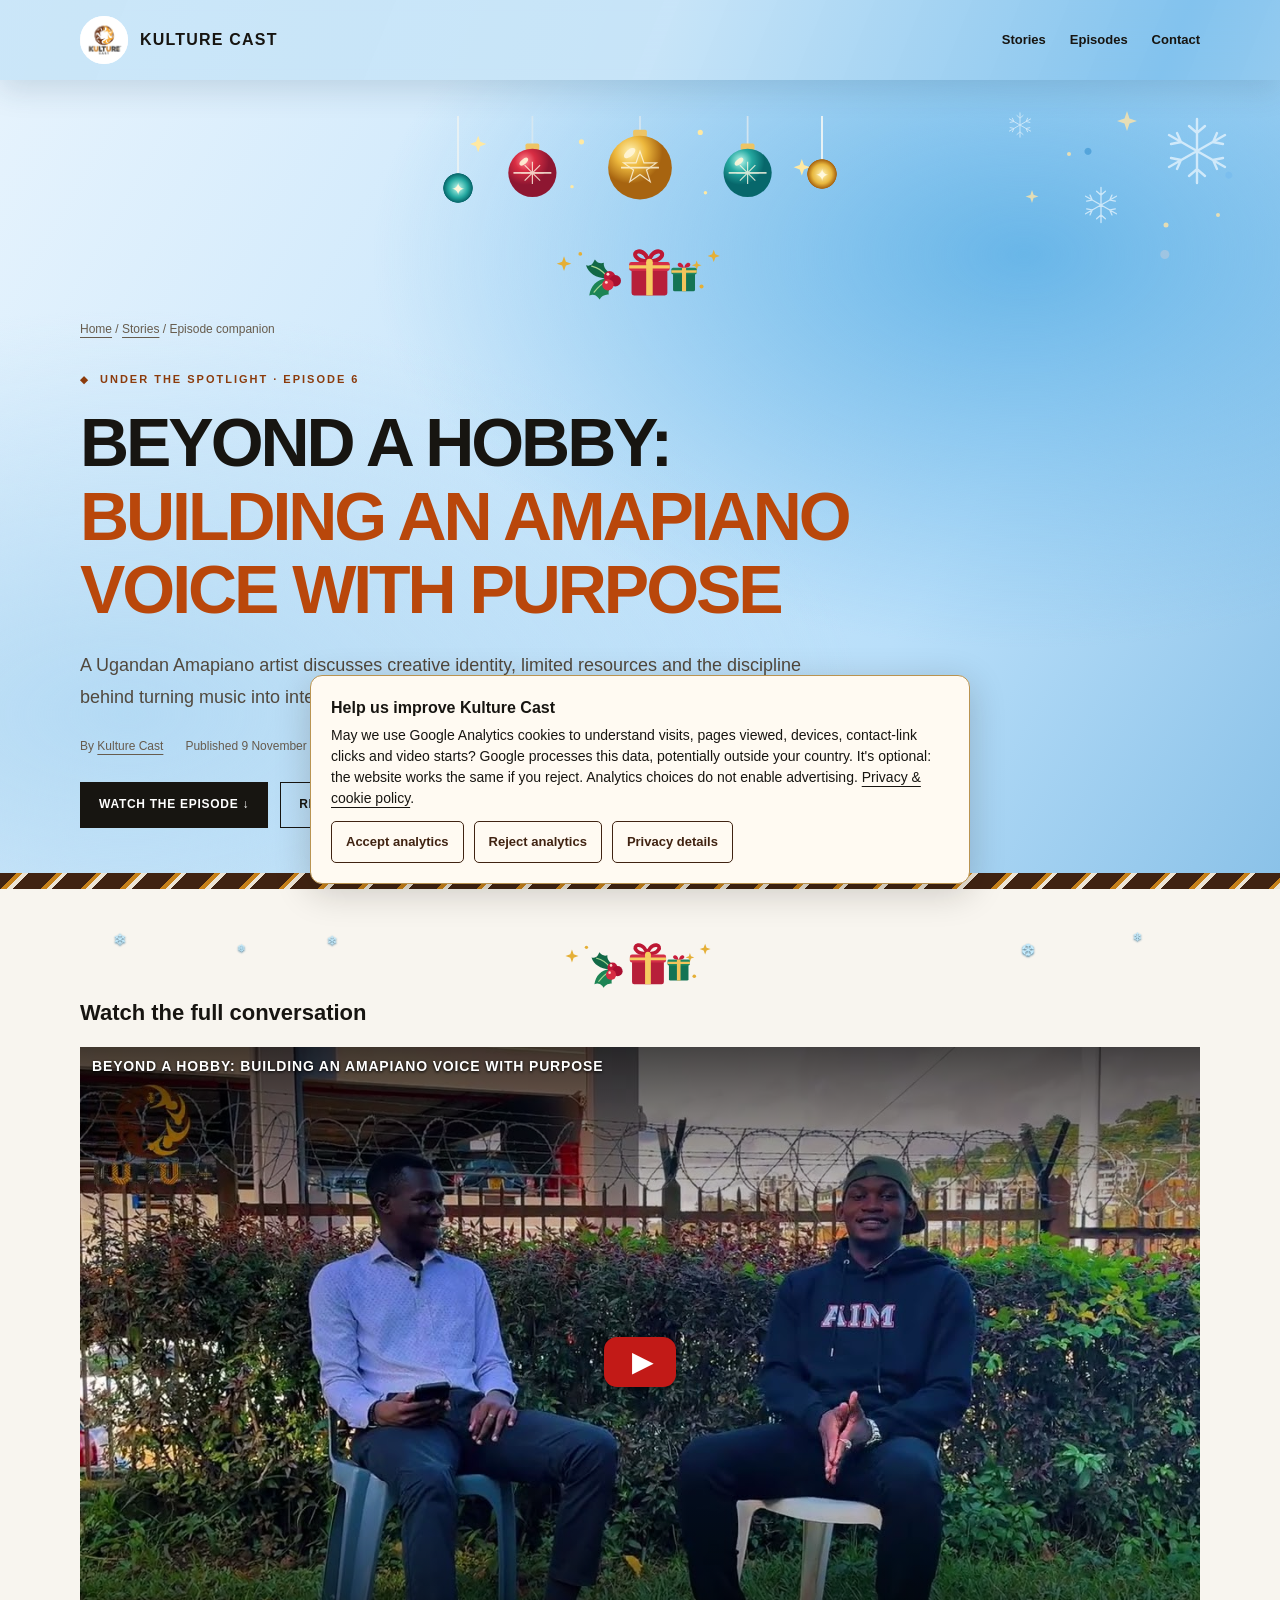
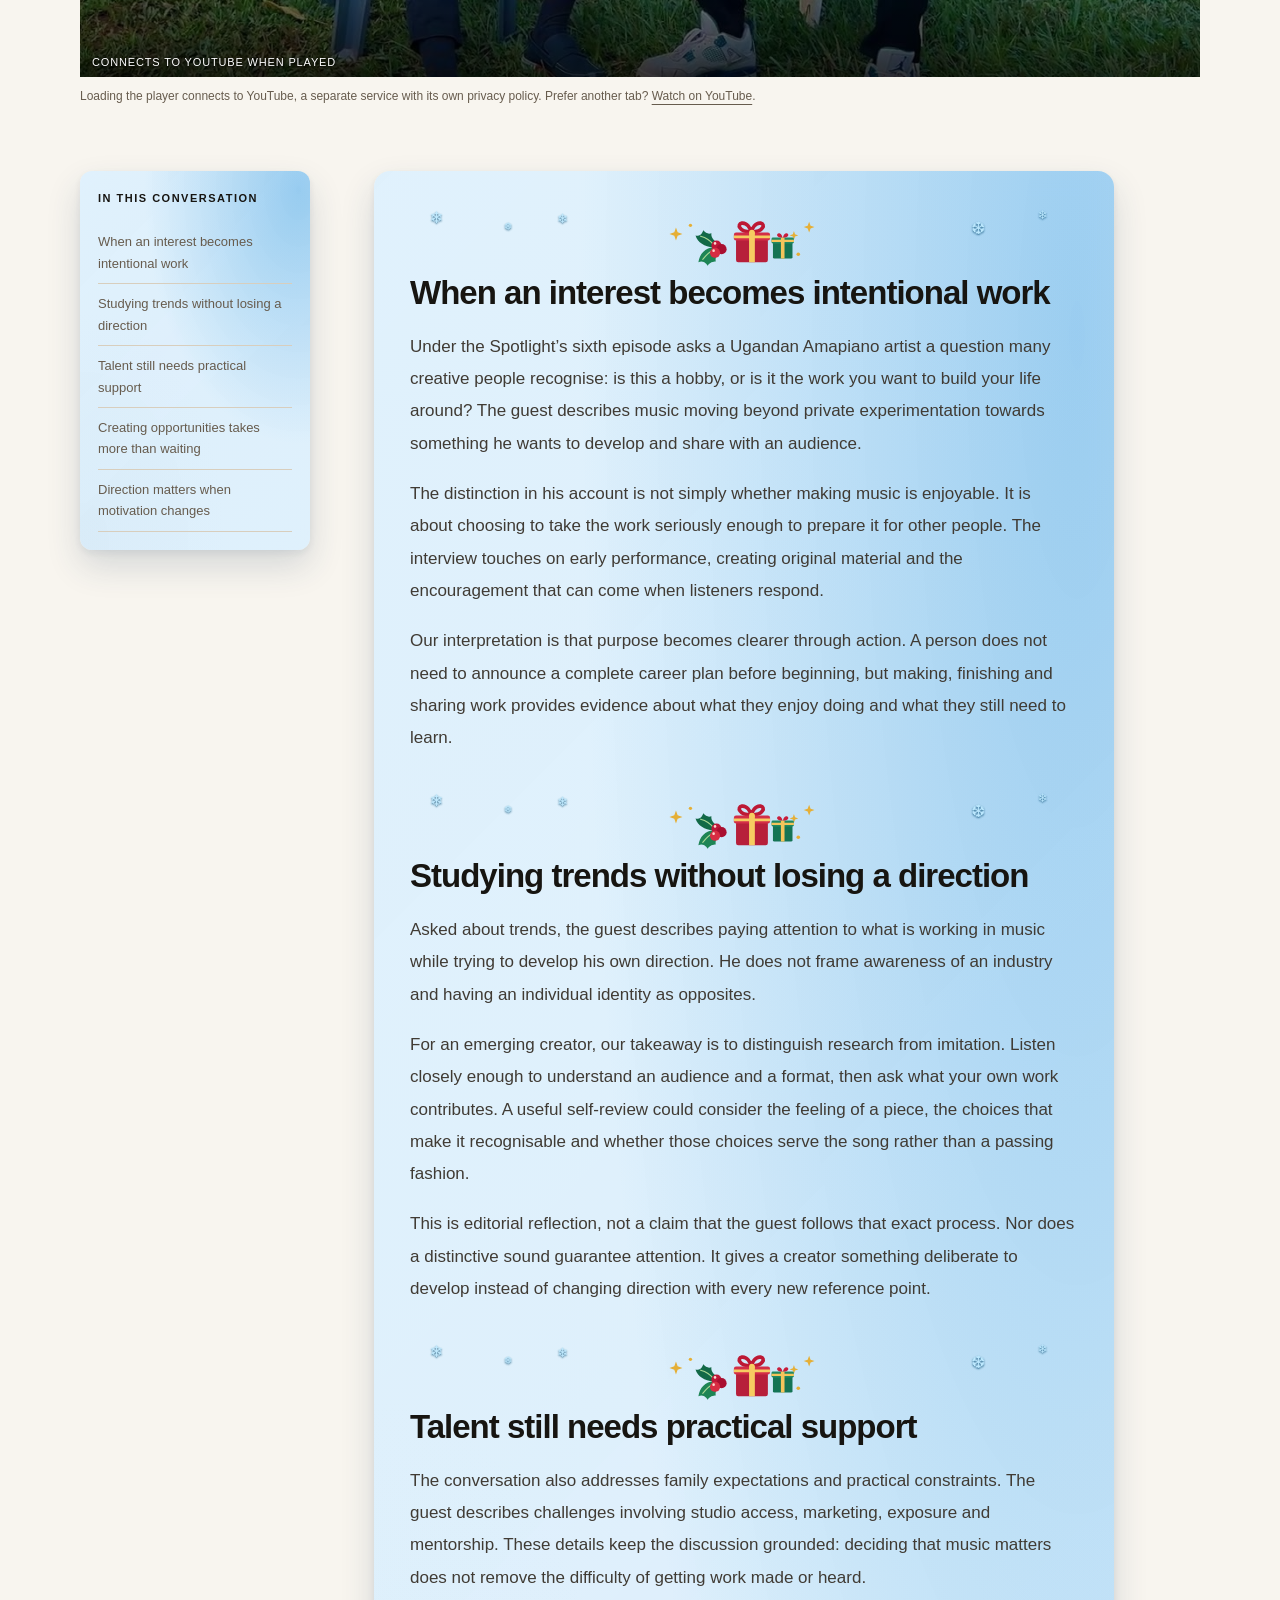
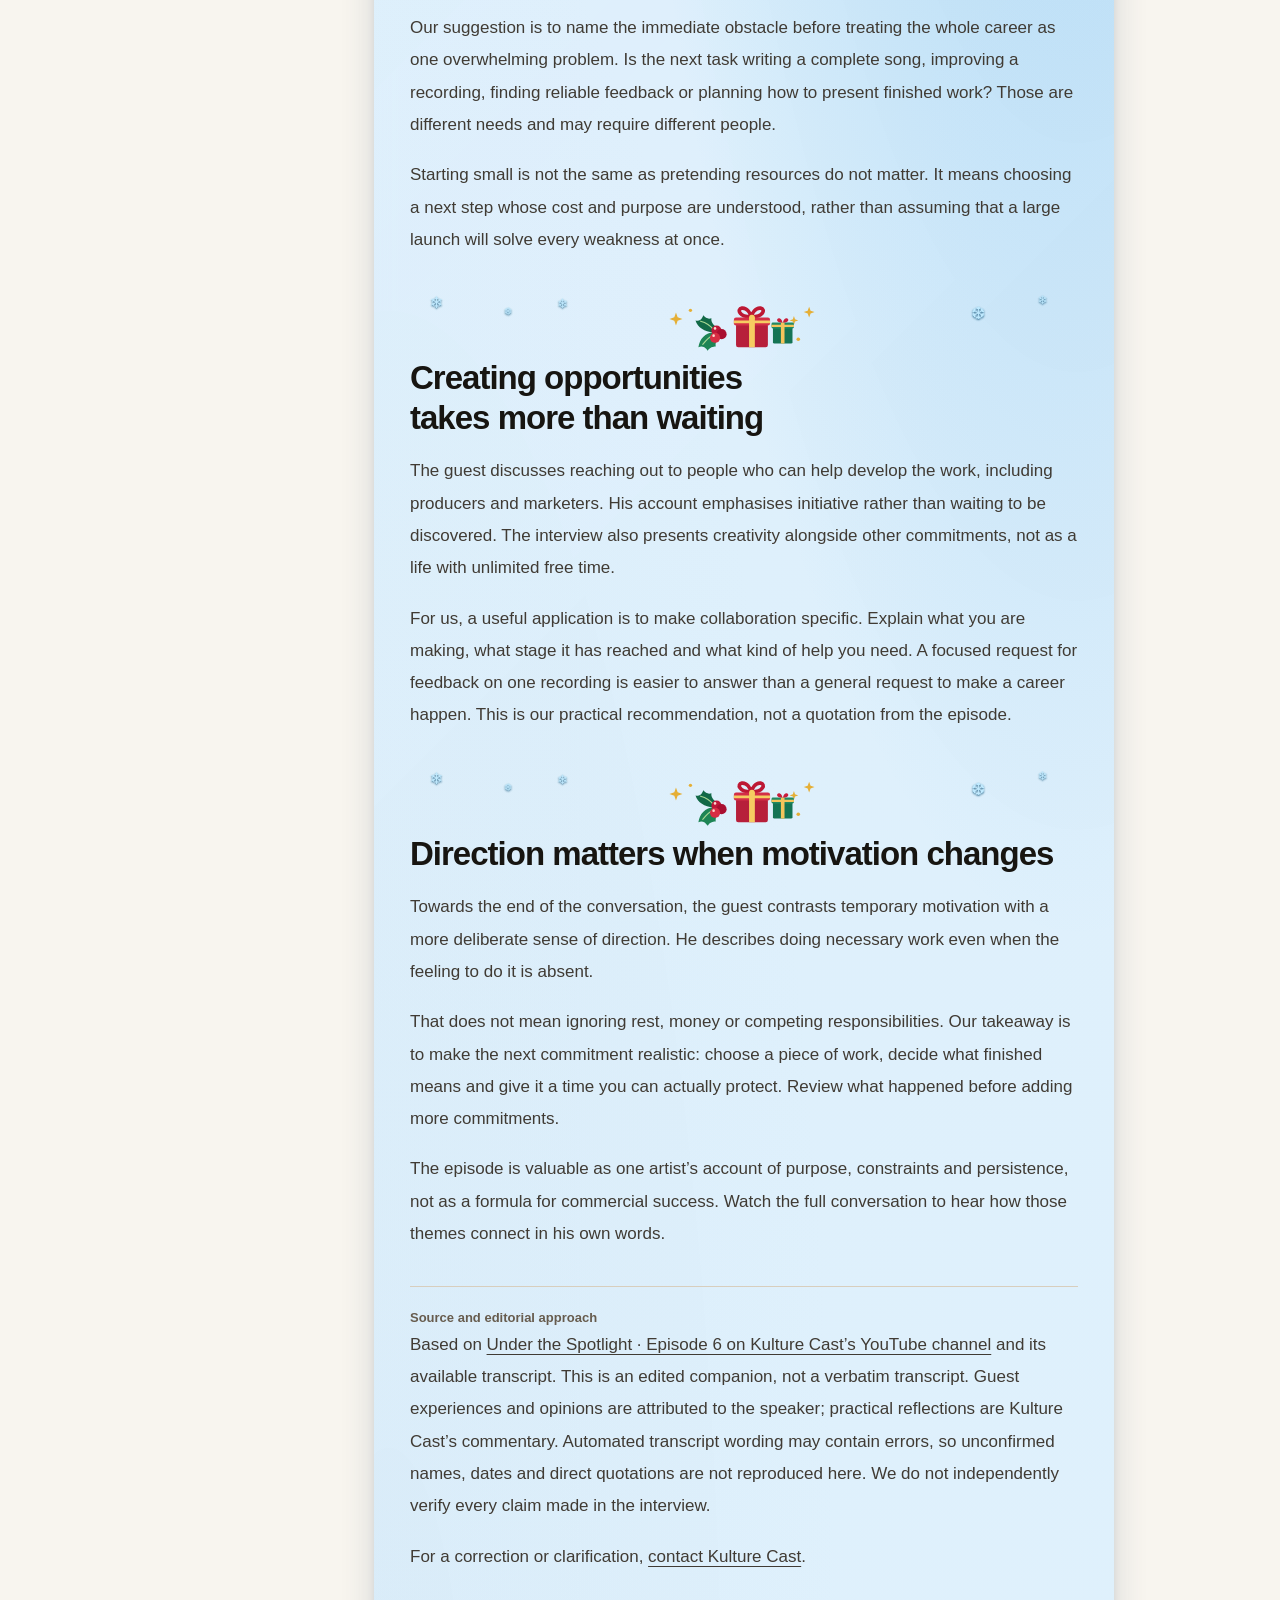
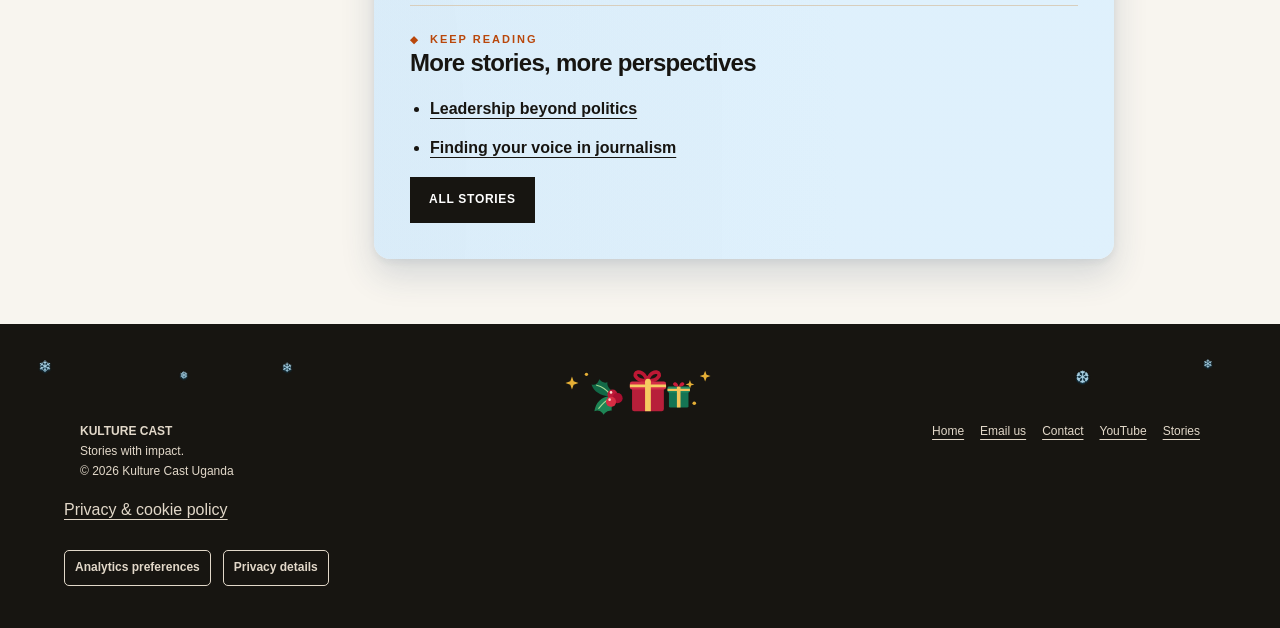
<file: amapiano-creative-purpose-and-discipline.html>
<!DOCTYPE html>

<html lang="en"><head><meta charset="utf-8"/><meta content="width=device-width,initial-scale=1" name="viewport"/><title>Beyond a Hobby: Building an Amapiano Voice with Purpose | Kulture Cast</title><meta content="A Ugandan Amapiano artist discusses creative identity, limited resources and the discipline behind turning music into intentional work." name="description"/><meta content="#402312" name="theme-color"/><style>
:root{--ink:#171511;--paper:#f8f5ef;--cream:#ece4d6;--orange:#b9470b;--brown:#402312;--gold:#c78119;--soft:#675c4e;--line:#d8cebd}*{box-sizing:border-box}html{scroll-behavior:smooth;scroll-padding-top:100px}body{margin:0;background:var(--paper);color:var(--ink);font-family:Arial,Helvetica,sans-serif;line-height:1.65}a{color:inherit;text-underline-offset:4px}button{font:inherit}a:focus-visible,button:focus-visible{outline:3px solid var(--orange);outline-offset:5px}.skip{position:absolute;top:-100px;left:20px;z-index:100;background:white;padding:12px}.skip:focus{top:10px}.wrap{width:min(1120px,calc(100% - 48px));margin:auto}.draft-bar{padding:8px 20px;text-align:center;background:var(--brown);color:white;font-size:12px;letter-spacing:.04em}.site-header{border-bottom:1px solid var(--line);background:var(--paper);position:sticky;top:0;z-index:5}.nav{min-height:80px;display:flex;align-items:center;justify-content:space-between;gap:20px}.brand{display:flex;align-items:center;gap:12px;font-size:16px;font-weight:900;letter-spacing:1.2px;text-decoration:none}.brand img{width:48px;height:48px;border-radius:50%;background:white;object-fit:contain}.nav-links{display:flex;gap:24px;font-size:13px;font-weight:700}.nav-links a{text-decoration:none}.eyebrow{font-size:11px;text-transform:uppercase;font-weight:800;letter-spacing:2px;color:var(--orange)}.eyebrow:before{content:'◆';font-size:10px;margin-right:10px}.hero{padding:54px 0 45px;background:linear-gradient(115deg,var(--paper) 60%,#ede3d4 60%);border-bottom:1px solid var(--line)}.breadcrumb{font-size:12px;color:var(--soft);margin-bottom:30px}.hero h1{max-width:980px;font-size:clamp(36px,5.5vw,68px);line-height:1.08;letter-spacing:-.045em;text-transform:uppercase;margin:18px 0 22px;text-wrap:balance}.hero h1 span{display:block;color:var(--orange)}.intro{font-size:18px;line-height:1.8;max-width:760px;color:#51483d}.meta{display:flex;flex-wrap:wrap;gap:10px 22px;font-size:12px;color:var(--soft);margin-top:24px}.hero-actions{display:flex;flex-wrap:wrap;gap:12px;margin:25px 0 0}.button{display:inline-flex;align-items:center;justify-content:center;background:var(--ink);color:white;border:1px solid var(--ink);padding:12px 18px;font-size:12px;font-weight:800;letter-spacing:.06em;text-transform:uppercase;text-decoration:none;cursor:pointer;min-height:46px}.button.alt{background:transparent;color:var(--ink)}.button:hover{background:var(--brown);color:white}.pattern{height:16px;background:repeating-linear-gradient(135deg,var(--brown) 0 12px,var(--gold) 12px 16px,var(--cream) 16px 20px,var(--brown) 20px 28px)}.watch{padding:40px 0 16px}.watch h2{font-size:22px;margin:0 0 16px}.player{aspect-ratio:16/9;background:var(--ink);color:var(--paper);display:flex;align-items:center;justify-content:center;position:relative;overflow:hidden;width:100%}.player-inner{text-align:center;max-width:560px;padding:24px}.play-icon{display:block;font-size:38px;color:#ecc386;line-height:1;margin-bottom:14px}.player h3{font-size:clamp(19px,2.5vw,29px);line-height:1.2;margin:12px 0 16px}.player .button{background:var(--cream);color:var(--ink)}.player iframe{width:100%;height:100%;border:0;position:absolute;inset:0}.small{font-size:12px;color:var(--soft)}.player-note{margin:10px 0 0}.article-layout{display:grid;grid-template-columns:230px minmax(0,1fr);gap:64px;padding:48px 0 65px;align-items:start}.toc{position:sticky;top:110px;border-top:3px solid var(--orange);padding-top:15px}.toc h2{font-size:11px;letter-spacing:1.5px;text-transform:uppercase;margin:0 0 15px}.toc a{display:block;font-size:13px;color:var(--soft);padding:9px 0;text-decoration:none;border-bottom:1px solid var(--line)}.toc a:hover{color:var(--orange)}article{max-width:740px;min-width:0}article section{margin:0 0 36px}article h2{font-size:clamp(25px,3vw,33px);letter-spacing:-.03em;line-height:1.2;margin:0 0 18px;text-wrap:balance}article p{font-size:17px;line-height:1.9;margin:0 0 18px;color:#403b34}.editorial-note{border-top:1px solid var(--line);padding-top:20px;font-size:13px;color:var(--soft)}.next{padding:26px;background:var(--cream);border-left:4px solid var(--orange);margin-top:28px}.next h2{font-size:25px}.next p{font-size:15px}.footer{background:var(--ink);color:#e2d8c9;padding:32px 0}.footer-row{display:flex;justify-content:space-between;gap:24px;flex-wrap:wrap;font-size:12px}.footer a{color:#e2d8c9}.footer-links{display:flex;flex-wrap:wrap;gap:16px}.footer-note{font-size:11px;color:#c0b5a5;margin-top:18px;max-width:680px}@media(max-width:760px){.wrap{width:calc(100% - 32px)}.nav{min-height:70px;gap:12px}.brand{font-size:13px;gap:8px;letter-spacing:.7px}.brand img{width:40px;height:40px}.nav-links{gap:12px;font-size:12px}.nav-links .optional{display:none}.hero{padding:30px 0;background:var(--paper)}.breadcrumb{margin-bottom:22px}.intro{font-size:16px}.article-layout{grid-template-columns:1fr;gap:30px;padding-top:30px}.toc{position:static}.toc-links{display:grid;grid-template-columns:1fr 1fr;gap:0 18px}.toc a{font-size:12px}.watch{padding-top:28px}.player-inner{padding:16px}.play-icon{font-size:28px;margin-bottom:8px}.player h3{margin:8px 0 12px}.player .button{padding:9px 12px;min-height:42px;font-size:11px}article p{font-size:16px}article section{margin-bottom:32px}.hero-actions .button{font-size:11px}.footer-row{flex-direction:column}.next{padding:21px}}@media(prefers-reduced-motion:reduce){html{scroll-behavior:auto}}
</style><link href="https://ongalogeorge8-blip.github.io/kulture-cast/amapiano-creative-purpose-and-discipline.html" rel="canonical"/><meta content="article" property="og:type"/><meta content="Beyond a Hobby: Building an Amapiano Voice with Purpose" property="og:title"/><meta content="A Ugandan Amapiano artist discusses creative identity, limited resources and the discipline behind turning music into intentional work." property="og:description"/><meta content="https://ongalogeorge8-blip.github.io/kulture-cast/amapiano-creative-purpose-and-discipline.html" property="og:url"/><meta content="Kulture Cast" property="og:site_name"/><meta content="https://ongalogeorge8-blip.github.io/kulture-cast/kulture-cast-share.png" property="og:image"/><meta content="1200" property="og:image:width"/><meta content="630" property="og:image:height"/><meta content="Official Kulture Cast Uganda logo" property="og:image:alt"/><meta content="summary_large_image" name="twitter:card"/><style>
#kc-consent[hidden],#kc-privacy[hidden]{display:none!important}
#kc-consent{position:fixed;bottom:16px;left:16px;right:16px;z-index:1000;max-width:660px;margin:auto;padding:20px;background:#fffaf2;color:#171511;border:1px solid #b99351;border-radius:12px;box-shadow:0 8px 36px #17151133;font:14px/1.5 Arial,Helvetica,sans-serif;text-align:left}
#kc-consent p{margin:0 0 12px}#kc-consent strong{display:block;margin-bottom:5px;font-size:16px}
.kc-consent-actions{display:flex;flex-wrap:wrap;gap:10px;align-items:center}
.kc-consent-button{font:700 13px/1.4 Arial,Helvetica,sans-serif;cursor:pointer;padding:10px 14px;border:1px solid #402312;border-radius:5px;background:#fffaf2;color:#402312;min-height:42px}
.kc-consent-button:focus-visible,#kc-privacy a:focus-visible{outline:3px solid #c78119;outline-offset:3px}
#kc-privacy{max-width:600px;width:calc(100% - 32px);max-height:85vh;overflow:auto;padding:24px;border:1px solid #b99351;border-radius:12px;background:#fffaf2;color:#171511;font:15px/1.6 Arial,Helvetica,sans-serif}
#kc-privacy::backdrop{background:#17151199}#kc-privacy h2{font-size:24px;margin:0 0 14px}#kc-privacy a{text-decoration:underline}
.kc-privacy-footer{max-width:1200px;margin:16px auto 0;padding:0 24px 10px;display:flex;flex-wrap:wrap;gap:12px}
.kc-privacy-footer .kc-consent-button{background:transparent;color:inherit;border-color:currentColor;font-size:12px;min-height:36px;padding:6px 10px}
@media(max-width:400px){#kc-consent{left:8px;right:8px;bottom:8px;padding:16px}.kc-consent-actions{gap:8px}}
</style><style id="kc-editorial-style">.kc-stories{background:#ece4d6;scroll-margin-top:100px}.kc-stories-grid{display:grid;grid-template-columns:repeat(3,minmax(0,1fr));gap:20px}.kc-story{display:flex;flex-direction:column;border:1px solid #cbbda7;background:#f8f5ef;min-width:0}.kc-story-top{background:#402312;color:#edbf7a;padding:22px 24px;border-top:5px solid #c78119;display:flex;align-items:center;justify-content:space-between;gap:16px}.kc-story-top strong{font-size:40px;line-height:1}.kc-story-top span{font-size:11px;letter-spacing:1px;text-transform:uppercase;max-width:18ch}.kc-story-copy{padding:24px;display:flex;flex-direction:column;flex:1}.kc-story h3{font-size:25px;line-height:1.15;letter-spacing:-.6px;margin:10px 0 14px;text-transform:none}.kc-story h3 a{text-decoration:none}.kc-story p{font-size:14px;line-height:1.75;color:#51483d;margin:0 0 18px}.kc-story .kc-story-link{font-size:13px;font-weight:800;margin-top:auto;text-decoration:underline;text-underline-offset:4px}.kc-story .kc-story-meta{font-size:11px;color:#675c4e;margin:0 0 10px}.kc-story h3 a:hover,.kc-story-link:hover{color:#b9470b}.kc-stories-action{margin-top:26px}.kc-related{border-top:1px solid #d8cebd;margin-top:32px;padding-top:24px}.kc-related h2{font-size:24px;line-height:1.25}.kc-related ul{padding-left:20px}.kc-related li{margin:12px 0}.kc-related a{font-weight:700}.kc-mobile-menu{display:none;position:relative}.kc-mobile-menu summary{list-style:none;cursor:pointer;padding:10px 12px;border:1px solid #73685a;font-size:12px;font-weight:800;min-height:44px;display:flex;align-items:center;gap:8px}.kc-mobile-menu summary::after{content:'☰';font-size:16px}.kc-mobile-menu summary::-webkit-details-marker{display:none}.kc-mobile-menu[open] summary::after{content:'×'}.kc-mobile-menu .kc-menu-panel{position:absolute;right:0;top:calc(100% + 8px);min-width:220px;max-width:calc(100vw - 44px);padding:10px;background:#f8f5ef;border:1px solid #cbbda7;box-shadow:0 8px 24px #0002;z-index:100;display:flex;flex-direction:column}.kc-menu-panel a{display:block;padding:11px 12px;font-size:14px;font-weight:700;text-decoration:none;color:#171511}.kc-menu-panel a:hover{background:#ece4d6}.kc-mobile-menu summary:focus-visible,.kc-menu-panel a:focus-visible,.kc-story a:focus-visible{outline:3px solid #b9470b;outline-offset:3px}.kc-byline a{color:inherit}.kc-video-placeholder{width:100%;height:100%;position:absolute;inset:0;display:flex;align-items:center;justify-content:center;flex-direction:column;gap:10px;padding:20px;text-align:center;background:#171511;color:#f8f5ef}.kc-load-video{font:inherit;font-weight:800;font-size:13px;cursor:pointer;border:1px solid #edbf7a;background:#ece4d6;color:#171511;padding:14px 18px;min-height:48px}.kc-load-video:focus-visible{outline:3px solid #c78119;outline-offset:4px}.kc-video-placeholder p{color:#e7ddcb;font-size:12px;margin:0}.kc-video-placeholder .kc-play{font-size:30px;color:#edbf7a}.kc-video-tools button:disabled{opacity:.55;cursor:default}
@media(max-width:1100px){header .links{display:none}.kc-mobile-menu{display:block}}
@media(max-width:760px){.kc-stories-grid{grid-template-columns:1fr}.nav .nav-links{display:none}.kc-story h3{font-size:24px}.kc-stories{padding:58px 0}.kc-mobile-menu{display:block}.kc-video-placeholder{padding:12px;gap:6px}.kc-video-placeholder .kc-play{font-size:23px}}
@media(max-width:620px){header nav>.btn{display:none}.nav,.wrap.nav{gap:10px}.kc-mobile-menu summary{padding:8px 10px}.kc-byline{font-size:12px}}</style><meta content="Kulture Cast" name="author"/><meta content="2026-11-09T00:00:00+03:00" property="article:published_time"/><meta content="2026-11-09T00:00:00+03:00" property="article:modified_time"/><script type="application/ld+json">{"@context": "https://schema.org", "@type": "BlogPosting", "headline": "Beyond a Hobby: Building an Amapiano Voice with Purpose", "description": "A Ugandan Amapiano artist discusses creative identity, limited resources and the discipline behind turning music into intentional work.", "mainEntityOfPage": "https://ongalogeorge8-blip.github.io/kulture-cast/amapiano-creative-purpose-and-discipline.html", "url": "https://ongalogeorge8-blip.github.io/kulture-cast/amapiano-creative-purpose-and-discipline.html", "datePublished": "2026-11-09", "dateModified": "2026-11-09", "author": {"@type": "Organization", "name": "Kulture Cast", "url": "https://ongalogeorge8-blip.github.io/kulture-cast/"}, "publisher": {"@type": "Organization", "name": "Kulture Cast", "url": "https://ongalogeorge8-blip.github.io/kulture-cast/", "logo": {"@type": "ImageObject", "url": "https://ongalogeorge8-blip.github.io/kulture-cast/kulture-cast-official-logo.svg"}}, "image": "https://ongalogeorge8-blip.github.io/kulture-cast/kulture-cast-share.png", "isBasedOn": "https://www.youtube.com/watch?v=xw13rSLrHWo", "inLanguage": "en", "articleSection": "Music / Creativity / Discipline"}</script><link rel="stylesheet" href="glass.css"/><link rel="stylesheet" href="festive-2026.css?v=1"/><link rel="stylesheet" href="festive-celebration-2026.css?v=decorations-2026"/><link rel="stylesheet" href="thumbnail-preview.css"/>
</head><body><a class="skip" href="#article">Skip to episode article</a><header class="site-header"><nav aria-label="Main navigation" class="wrap nav"><a class="brand" href="https://ongalogeorge8-blip.github.io/kulture-cast/"><img alt="Kulture Cast logo" height="48" src="kulture-cast-official-logo.svg" width="48"/>KULTURE CAST</a><div class="nav-links"><a href="stories.html">Stories</a><a href="https://ongalogeorge8-blip.github.io/kulture-cast/#episodes">Episodes</a><a href="https://ongalogeorge8-blip.github.io/kulture-cast/#contact">Contact</a></div><details class="kc-mobile-menu"><summary>Menu</summary><div class="kc-menu-panel"><a href="stories.html">Stories</a><a href="https://ongalogeorge8-blip.github.io/kulture-cast/#updates">Latest video</a><a href="https://ongalogeorge8-blip.github.io/kulture-cast/#episodes">Episodes</a><a href="https://ongalogeorge8-blip.github.io/kulture-cast/#about">About</a><a href="https://ongalogeorge8-blip.github.io/kulture-cast/#services">Services</a><a href="https://ongalogeorge8-blip.github.io/kulture-cast/#contact">Contact</a></div></details></nav></header><main><div class="hero"><div class="kc-holiday-ornaments" aria-hidden="true"></div><div class="wrap"><div class="breadcrumb"><a href="./">Home</a> / <a href="stories.html">Stories</a> / Episode companion</div><div class="eyebrow">Under the Spotlight · Episode 6</div><h1>Beyond a Hobby:<span>Building an Amapiano Voice with Purpose</span></h1><p class="intro">A Ugandan Amapiano artist discusses creative identity, limited resources and the discipline behind turning music into intentional work.</p><div class="meta"><span class="kc-byline">By <a href="https://ongalogeorge8-blip.github.io/kulture-cast/#about">Kulture Cast</a></span><span>Published <time datetime="2026-11-09">9 November 2026</time></span><span>Music / Creativity / Discipline</span></div><div class="hero-actions"><a class="button" href="#watch">Watch the episode ↓</a><a class="button alt" href="#article">Read the Amapiano story ↓</a></div></div></div><div aria-hidden="true" class="pattern"></div><section aria-labelledby="watch-title" class="wrap watch" id="watch"><div class="kc-snow-drift" aria-hidden="true"><span>❄</span><span>❅</span><span>❄</span><span>❆</span><span>❄</span></div><h2 id="watch-title">Watch the full conversation</h2><div class="player" id="player"><div class="player-inner"><button class="kc-thumbnail-play button" id="load-video" type="button" data-src="https://www.youtube-nocookie.com/embed/xw13rSLrHWo?rel=0" data-title="Beyond a Hobby: Building an Amapiano Voice with Purpose" data-video="xw13rSLrHWo" aria-label="Play Beyond a Hobby: Building an Amapiano Voice with Purpose. Connects to YouTube."><span class="kc-preview-title" aria-hidden="true">Beyond a Hobby: Building an Amapiano Voice with Purpose</span><span class="kc-preview-icon" aria-hidden="true">▶</span><span class="kc-preview-note" aria-hidden="true">Connects to YouTube when played</span></button></div></div><p class="small player-note">Loading the player connects to YouTube, a separate service with its own privacy policy. Prefer another tab? <a href="https://www.youtube.com/watch?v=xw13rSLrHWo" rel="noopener noreferrer" target="_blank">Watch on YouTube</a>.</p></section><div class="wrap article-layout"><aside aria-label="Article contents" class="toc"><h2>In this conversation</h2><div class="toc-links"><a href="#purpose">When an interest becomes intentional work</a><a href="#identity">Studying trends without losing a direction</a><a href="#resources">Talent still needs practical support</a><a href="#opportunity">Creating opportunities takes more than waiting</a><a href="#discipline">Direction matters when motivation changes</a></div></aside><article aria-label="Episode companion article" id="article"><section id="purpose"><div class="kc-snow-drift" aria-hidden="true"><span>❄</span><span>❅</span><span>❄</span><span>❆</span><span>❄</span></div><h2>When an interest becomes intentional work</h2><p>Under the Spotlight’s sixth episode asks a Ugandan Amapiano artist a question many creative people recognise: is this a hobby, or is it the work you want to build your life around? The guest describes music moving beyond private experimentation towards something he wants to develop and share with an audience.</p><p>The distinction in his account is not simply whether making music is enjoyable. It is about choosing to take the work seriously enough to prepare it for other people. The interview touches on early performance, creating original material and the encouragement that can come when listeners respond.</p><p>Our interpretation is that purpose becomes clearer through action. A person does not need to announce a complete career plan before beginning, but making, finishing and sharing work provides evidence about what they enjoy doing and what they still need to learn.</p></section><section id="identity"><div class="kc-snow-drift" aria-hidden="true"><span>❄</span><span>❅</span><span>❄</span><span>❆</span><span>❄</span></div><h2>Studying trends without losing a direction</h2><p>Asked about trends, the guest describes paying attention to what is working in music while trying to develop his own direction. He does not frame awareness of an industry and having an individual identity as opposites.</p><p>For an emerging creator, our takeaway is to distinguish research from imitation. Listen closely enough to understand an audience and a format, then ask what your own work contributes. A useful self-review could consider the feeling of a piece, the choices that make it recognisable and whether those choices serve the song rather than a passing fashion.</p><p>This is editorial reflection, not a claim that the guest follows that exact process. Nor does a distinctive sound guarantee attention. It gives a creator something deliberate to develop instead of changing direction with every new reference point.</p></section><section id="resources"><div class="kc-snow-drift" aria-hidden="true"><span>❄</span><span>❅</span><span>❄</span><span>❆</span><span>❄</span></div><h2>Talent still needs practical support</h2><p>The conversation also addresses family expectations and practical constraints. The guest describes challenges involving studio access, marketing, exposure and mentorship. These details keep the discussion grounded: deciding that music matters does not remove the difficulty of getting work made or heard.</p><p>Our suggestion is to name the immediate obstacle before treating the whole career as one overwhelming problem. Is the next task writing a complete song, improving a recording, finding reliable feedback or planning how to present finished work? Those are different needs and may require different people.</p><p>Starting small is not the same as pretending resources do not matter. It means choosing a next step whose cost and purpose are understood, rather than assuming that a large launch will solve every weakness at once.</p></section><section id="opportunity"><div class="kc-snow-drift" aria-hidden="true"><span>❄</span><span>❅</span><span>❄</span><span>❆</span><span>❄</span></div><h2>Creating opportunities takes more than waiting</h2><p>The guest discusses reaching out to people who can help develop the work, including producers and marketers. His account emphasises initiative rather than waiting to be discovered. The interview also presents creativity alongside other commitments, not as a life with unlimited free time.</p><p>For us, a useful application is to make collaboration specific. Explain what you are making, what stage it has reached and what kind of help you need. A focused request for feedback on one recording is easier to answer than a general request to make a career happen. This is our practical recommendation, not a quotation from the episode.</p></section><section id="discipline"><div class="kc-snow-drift" aria-hidden="true"><span>❄</span><span>❅</span><span>❄</span><span>❆</span><span>❄</span></div><h2>Direction matters when motivation changes</h2><p>Towards the end of the conversation, the guest contrasts temporary motivation with a more deliberate sense of direction. He describes doing necessary work even when the feeling to do it is absent.</p><p>That does not mean ignoring rest, money or competing responsibilities. Our takeaway is to make the next commitment realistic: choose a piece of work, decide what finished means and give it a time you can actually protect. Review what happened before adding more commitments.</p><p>The episode is valuable as one artist’s account of purpose, constraints and persistence, not as a formula for commercial success. Watch the full conversation to hear how those themes connect in his own words.</p></section><div class="editorial-note"><strong>Source and editorial approach</strong><p>Based on <a href="https://www.youtube.com/watch?v=xw13rSLrHWo" rel="noopener noreferrer" target="_blank">Under the Spotlight · Episode 6 on Kulture Cast’s YouTube channel</a> and its available transcript. This is an edited companion, not a verbatim transcript. Guest experiences and opinions are attributed to the speaker; practical reflections are Kulture Cast’s commentary. Automated transcript wording may contain errors, so unconfirmed names, dates and direct quotations are not reproduced here. We do not independently verify every claim made in the interview.</p><p>For a correction or clarification, <a href="mailto:kulturecast3@gmail.com">contact Kulture Cast</a>.</p></div><div class="kc-related"><div class="eyebrow">Keep reading</div><h2>More stories, more perspectives</h2><ul><li><a href="okot-boniface-henry-leadership-beyond-politics.html">Leadership beyond politics</a></li><li><a href="journalism-persistence-and-public-responsibility.html">Finding your voice in journalism</a></li></ul><a class="button" href="stories.html">All stories</a></div></article></div></main><footer class="footer"><div class="kc-snow-drift" aria-hidden="true"><span>❄</span><span>❅</span><span>❄</span><span>❆</span><span>❄</span></div><div class="wrap"><div class="footer-row"><div><strong>KULTURE CAST</strong><br/>Stories with impact.<br/>© 2026 Kulture Cast Uganda</div><div class="footer-links"><a href="https://ongalogeorge8-blip.github.io/kulture-cast/">Home</a><a href="mailto:kulturecast3@gmail.com">Email us</a><a href="https://ongalogeorge8-blip.github.io/kulture-cast/#contact">Contact</a><a href="https://www.youtube.com/@kulturecast">YouTube</a><a href="stories.html">Stories</a></div></div></div><div class="kc-privacy-footer"><a href="privacy.html">Privacy &amp; cookie policy</a></div></footer><script id="kc-video-loading" src="video-player.js"></script><section aria-label="Optional visitor analytics" hidden="" id="kc-consent">
<strong>Help us improve Kulture Cast</strong>
<p>May we use Google Analytics cookies to understand visits, pages viewed, devices, contact-link clicks and video starts? Google processes this data, potentially outside your country. It's optional: the website works the same if you reject. Analytics choices do not enable advertising. <a href="privacy.html">Privacy &amp; cookie policy</a>.</p>
<div class="kc-consent-actions"><button class="kc-consent-button" id="kc-accept" type="button">Accept analytics</button><button class="kc-consent-button" id="kc-reject" type="button">Reject analytics</button><button class="kc-consent-button" data-kc-privacy="" type="button">Privacy details</button></div>
</section><dialog aria-labelledby="kc-privacy-title" id="kc-privacy">
<h2 id="kc-privacy-title">Privacy, cookies and your choices</h2>
<p><strong>Optional Analytics.</strong> Google Analytics runs only after you choose Accept analytics. It helps us measure visits, pages viewed, approximate location, device type, referring websites, approved sharing-source labels, contact-link clicks, social-link clicks, video-player loads and actual video starts. A contact click is not a confirmed booking. Google may process this information outside your country.</p>
<p>Analytics uses first-party cookies such as <code>_ga</code>, configured for a maximum lifetime of 13 months. Google signals and Analytics advertising personalization are disabled. Our tracking setup excludes query strings and fragments from the page address and sends only the referring site's origin. Custom action events use fixed method, placement, platform and video labels, not contact addresses, phone numbers, message contents or link destinations. Only approved, non-personal campaign labels are accepted. We do not intentionally send names, email addresses or message contents to Analytics.</p>
<p>Your Analytics choice is saved in this browser's local storage. Rejecting does not prevent access. Use Analytics preferences in the footer to change your choice. Changes apply across open tabs of this site. Rejecting later stops future Analytics tracking and removes accessible Analytics cookies; it does not erase data already sent to Google.</p>
<p><strong>No website ad service is currently enabled.</strong> If Google AdSense is introduced, Google and any participating ad vendors may use cookies or similar technologies to serve, measure and, with the necessary consent, personalize ads based on visits to this and other websites. Non-personalized ads may still use cookies. This Analytics notice is not advertising consent.</p>
<p>YouTube players on the homepage and episode stories load only when you request them. Loading a player connects to YouTube independently of your Analytics choice. External platforms and our website host process information under their own policies.</p>
<p><a href="privacy.html">Read the full privacy and cookie policy</a> for hosting, contact messages, possible advertising, regional consent requirements, opt-out links and privacy requests.</p>
<button class="kc-consent-button" id="kc-privacy-close" type="button">Close privacy details</button>
</dialog><script src="tracking.js"></script><script id="kc-navigation">(function(){document.querySelectorAll('.kc-mobile-menu').forEach(function(m){m.querySelectorAll('a').forEach(function(a){a.addEventListener('click',function(){m.open=false;});});document.addEventListener('keydown',function(e){if(e.key==='Escape'&&m.open){m.open=false;m.querySelector('summary').focus();}});document.addEventListener('click',function(e){if(m.open&&!m.contains(e.target))m.open=false;});});})();</script></body></html>
</file>
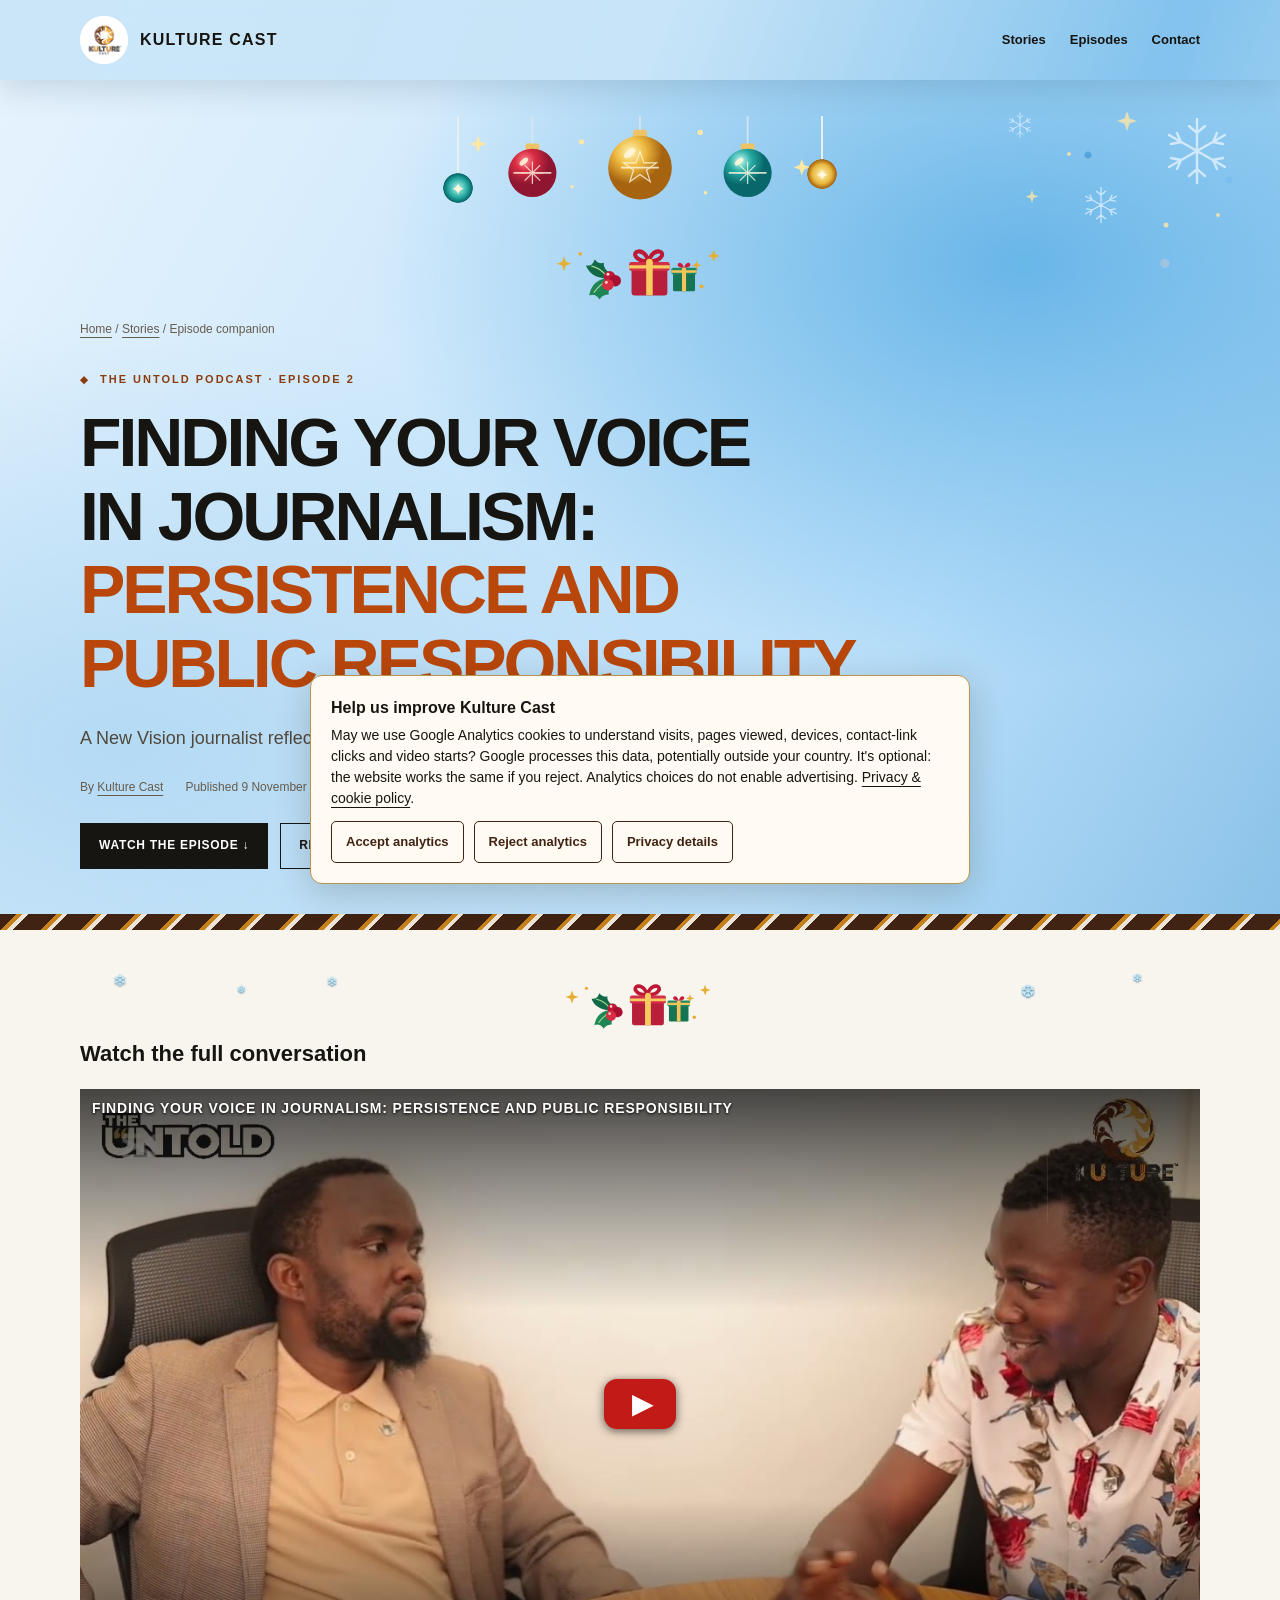
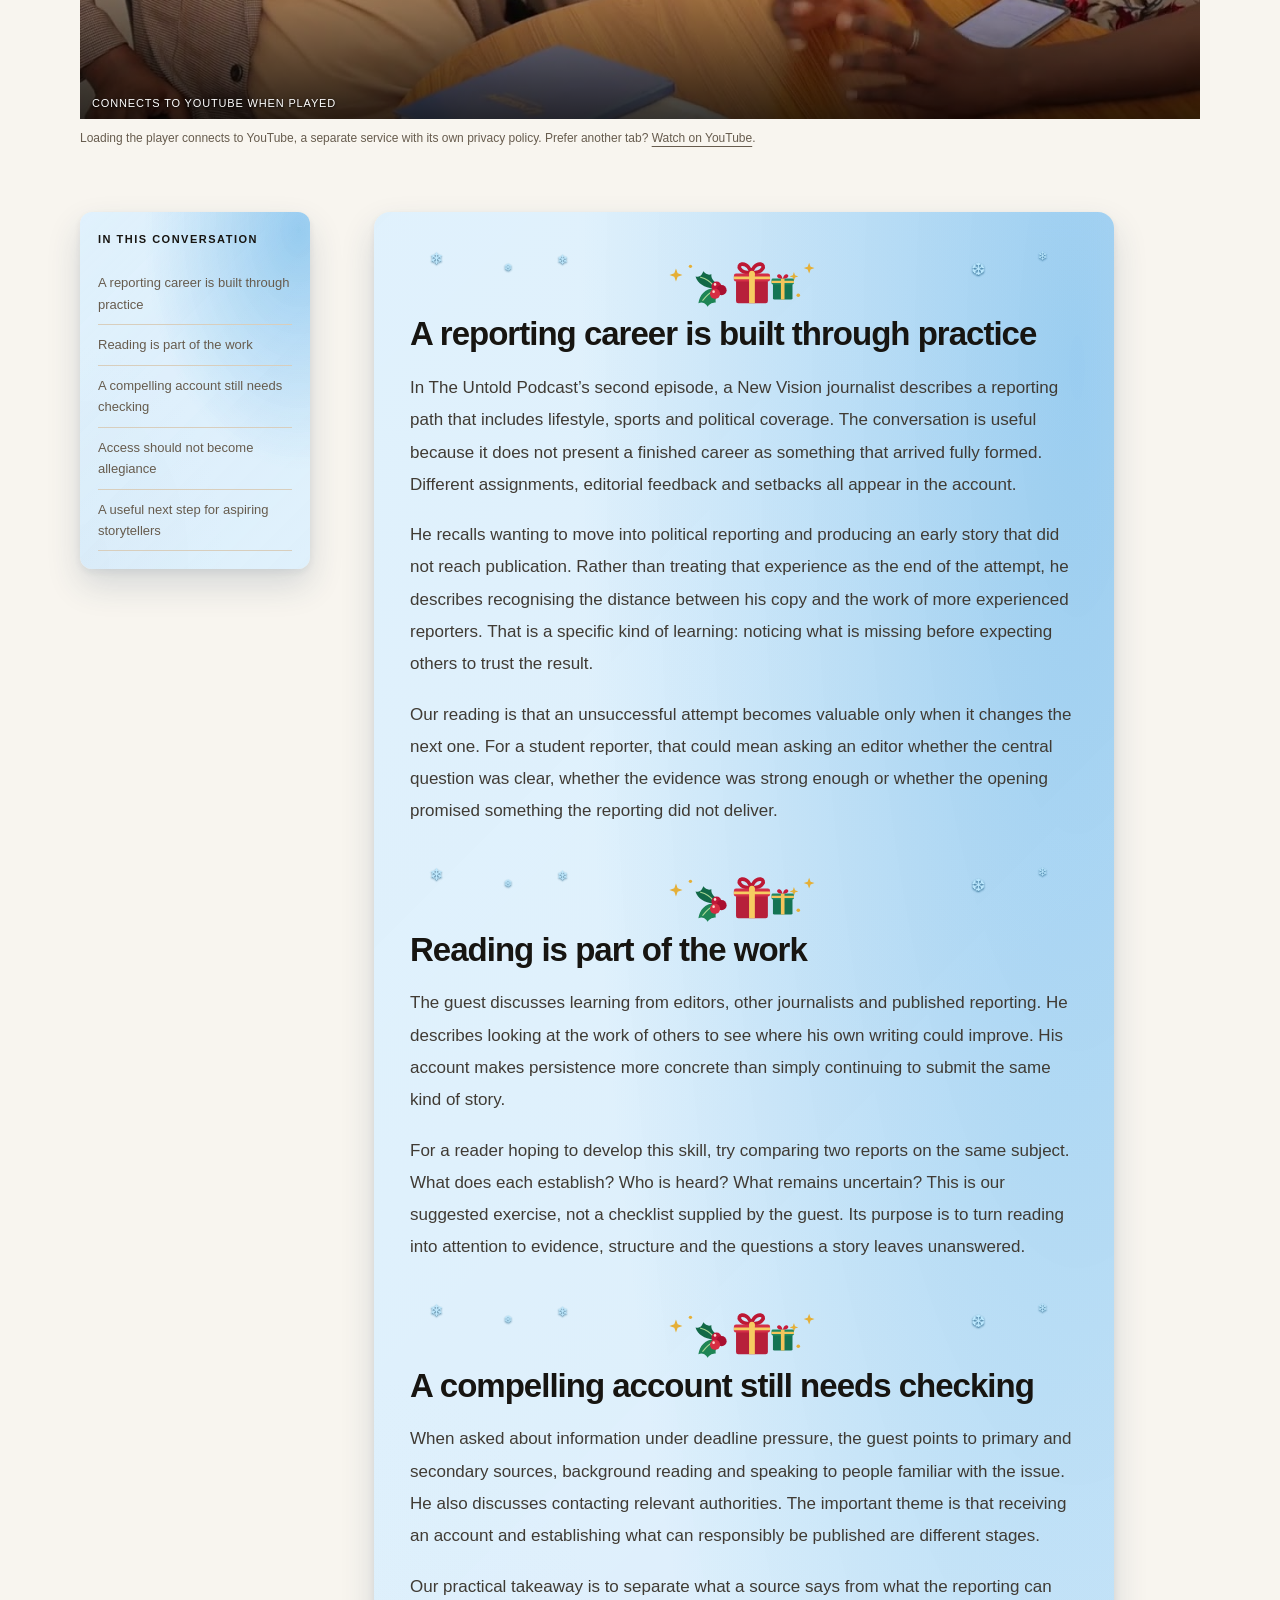
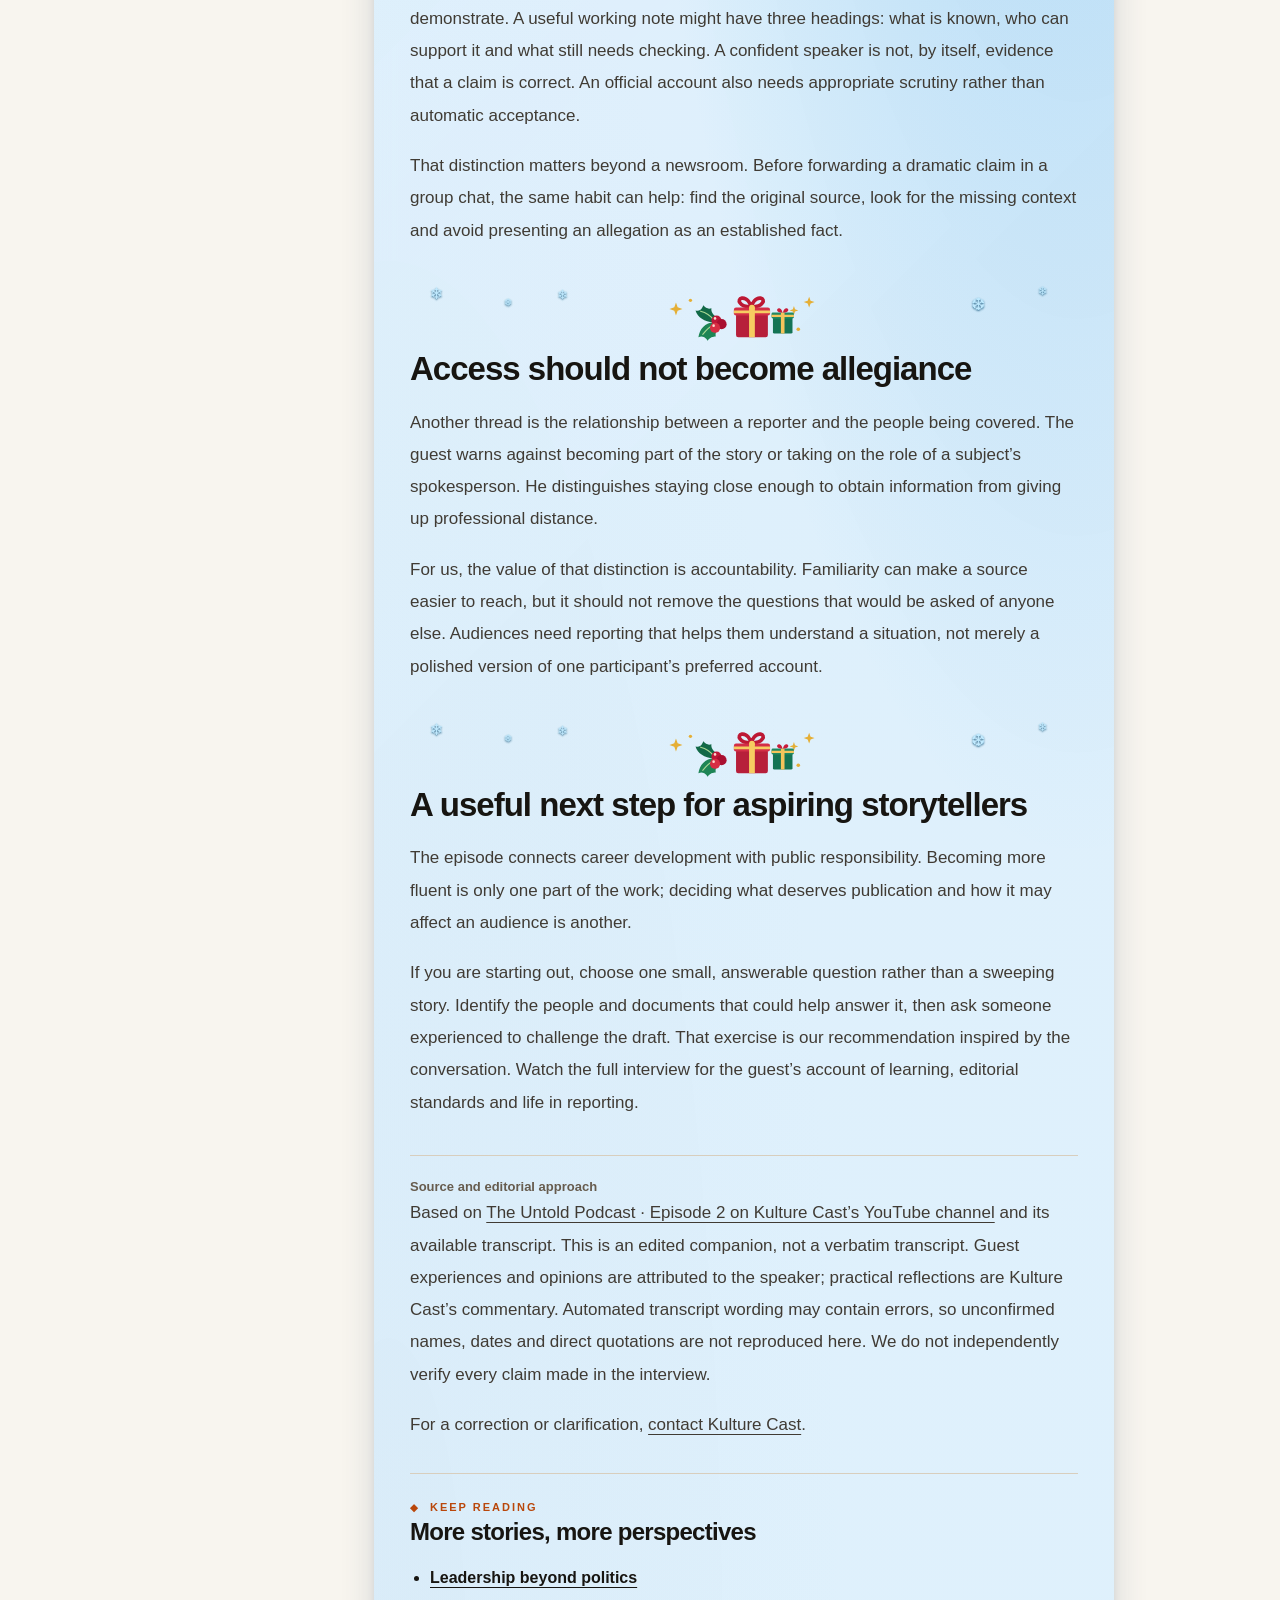
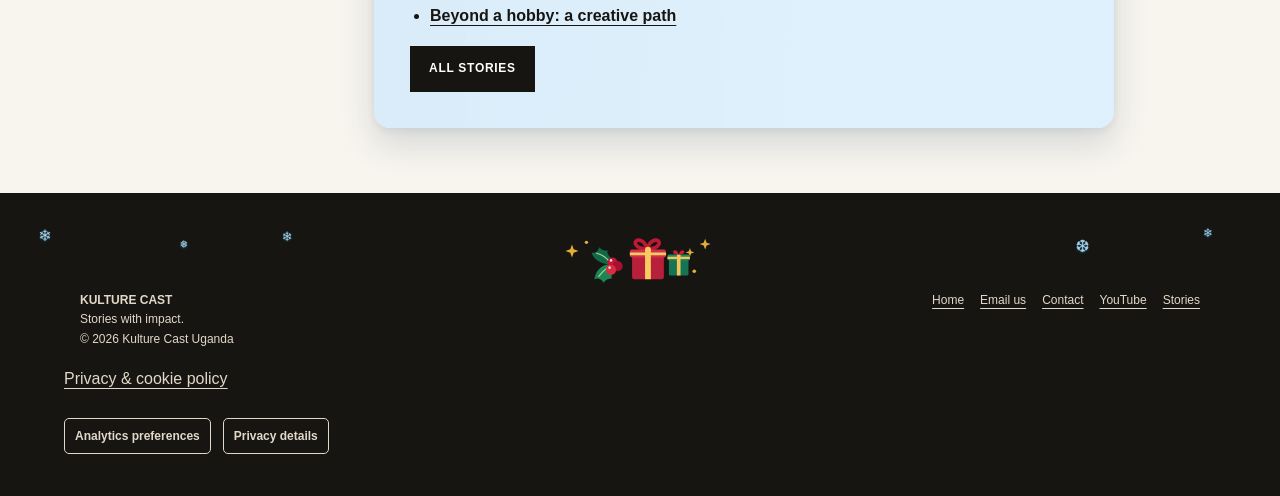
<file: journalism-persistence-and-public-responsibility.html>
<!DOCTYPE html>

<html lang="en"><head><meta charset="utf-8"/><meta content="width=device-width,initial-scale=1" name="viewport"/><title>Finding Your Voice in Journalism: Persistence and Public Responsibility | Kulture Cast</title><meta content="A New Vision journalist reflects on learning the craft, checking a story and staying independent." name="description"/><meta content="#402312" name="theme-color"/><style>
:root{--ink:#171511;--paper:#f8f5ef;--cream:#ece4d6;--orange:#b9470b;--brown:#402312;--gold:#c78119;--soft:#675c4e;--line:#d8cebd}*{box-sizing:border-box}html{scroll-behavior:smooth;scroll-padding-top:100px}body{margin:0;background:var(--paper);color:var(--ink);font-family:Arial,Helvetica,sans-serif;line-height:1.65}a{color:inherit;text-underline-offset:4px}button{font:inherit}a:focus-visible,button:focus-visible{outline:3px solid var(--orange);outline-offset:5px}.skip{position:absolute;top:-100px;left:20px;z-index:100;background:white;padding:12px}.skip:focus{top:10px}.wrap{width:min(1120px,calc(100% - 48px));margin:auto}.draft-bar{padding:8px 20px;text-align:center;background:var(--brown);color:white;font-size:12px;letter-spacing:.04em}.site-header{border-bottom:1px solid var(--line);background:var(--paper);position:sticky;top:0;z-index:5}.nav{min-height:80px;display:flex;align-items:center;justify-content:space-between;gap:20px}.brand{display:flex;align-items:center;gap:12px;font-size:16px;font-weight:900;letter-spacing:1.2px;text-decoration:none}.brand img{width:48px;height:48px;border-radius:50%;background:white;object-fit:contain}.nav-links{display:flex;gap:24px;font-size:13px;font-weight:700}.nav-links a{text-decoration:none}.eyebrow{font-size:11px;text-transform:uppercase;font-weight:800;letter-spacing:2px;color:var(--orange)}.eyebrow:before{content:'◆';font-size:10px;margin-right:10px}.hero{padding:54px 0 45px;background:linear-gradient(115deg,var(--paper) 60%,#ede3d4 60%);border-bottom:1px solid var(--line)}.breadcrumb{font-size:12px;color:var(--soft);margin-bottom:30px}.hero h1{max-width:980px;font-size:clamp(36px,5.5vw,68px);line-height:1.08;letter-spacing:-.045em;text-transform:uppercase;margin:18px 0 22px;text-wrap:balance}.hero h1 span{display:block;color:var(--orange)}.intro{font-size:18px;line-height:1.8;max-width:760px;color:#51483d}.meta{display:flex;flex-wrap:wrap;gap:10px 22px;font-size:12px;color:var(--soft);margin-top:24px}.hero-actions{display:flex;flex-wrap:wrap;gap:12px;margin:25px 0 0}.button{display:inline-flex;align-items:center;justify-content:center;background:var(--ink);color:white;border:1px solid var(--ink);padding:12px 18px;font-size:12px;font-weight:800;letter-spacing:.06em;text-transform:uppercase;text-decoration:none;cursor:pointer;min-height:46px}.button.alt{background:transparent;color:var(--ink)}.button:hover{background:var(--brown);color:white}.pattern{height:16px;background:repeating-linear-gradient(135deg,var(--brown) 0 12px,var(--gold) 12px 16px,var(--cream) 16px 20px,var(--brown) 20px 28px)}.watch{padding:40px 0 16px}.watch h2{font-size:22px;margin:0 0 16px}.player{aspect-ratio:16/9;background:var(--ink);color:var(--paper);display:flex;align-items:center;justify-content:center;position:relative;overflow:hidden;width:100%}.player-inner{text-align:center;max-width:560px;padding:24px}.play-icon{display:block;font-size:38px;color:#ecc386;line-height:1;margin-bottom:14px}.player h3{font-size:clamp(19px,2.5vw,29px);line-height:1.2;margin:12px 0 16px}.player .button{background:var(--cream);color:var(--ink)}.player iframe{width:100%;height:100%;border:0;position:absolute;inset:0}.small{font-size:12px;color:var(--soft)}.player-note{margin:10px 0 0}.article-layout{display:grid;grid-template-columns:230px minmax(0,1fr);gap:64px;padding:48px 0 65px;align-items:start}.toc{position:sticky;top:110px;border-top:3px solid var(--orange);padding-top:15px}.toc h2{font-size:11px;letter-spacing:1.5px;text-transform:uppercase;margin:0 0 15px}.toc a{display:block;font-size:13px;color:var(--soft);padding:9px 0;text-decoration:none;border-bottom:1px solid var(--line)}.toc a:hover{color:var(--orange)}article{max-width:740px;min-width:0}article section{margin:0 0 36px}article h2{font-size:clamp(25px,3vw,33px);letter-spacing:-.03em;line-height:1.2;margin:0 0 18px;text-wrap:balance}article p{font-size:17px;line-height:1.9;margin:0 0 18px;color:#403b34}.editorial-note{border-top:1px solid var(--line);padding-top:20px;font-size:13px;color:var(--soft)}.next{padding:26px;background:var(--cream);border-left:4px solid var(--orange);margin-top:28px}.next h2{font-size:25px}.next p{font-size:15px}.footer{background:var(--ink);color:#e2d8c9;padding:32px 0}.footer-row{display:flex;justify-content:space-between;gap:24px;flex-wrap:wrap;font-size:12px}.footer a{color:#e2d8c9}.footer-links{display:flex;flex-wrap:wrap;gap:16px}.footer-note{font-size:11px;color:#c0b5a5;margin-top:18px;max-width:680px}@media(max-width:760px){.wrap{width:calc(100% - 32px)}.nav{min-height:70px;gap:12px}.brand{font-size:13px;gap:8px;letter-spacing:.7px}.brand img{width:40px;height:40px}.nav-links{gap:12px;font-size:12px}.nav-links .optional{display:none}.hero{padding:30px 0;background:var(--paper)}.breadcrumb{margin-bottom:22px}.intro{font-size:16px}.article-layout{grid-template-columns:1fr;gap:30px;padding-top:30px}.toc{position:static}.toc-links{display:grid;grid-template-columns:1fr 1fr;gap:0 18px}.toc a{font-size:12px}.watch{padding-top:28px}.player-inner{padding:16px}.play-icon{font-size:28px;margin-bottom:8px}.player h3{margin:8px 0 12px}.player .button{padding:9px 12px;min-height:42px;font-size:11px}article p{font-size:16px}article section{margin-bottom:32px}.hero-actions .button{font-size:11px}.footer-row{flex-direction:column}.next{padding:21px}}@media(prefers-reduced-motion:reduce){html{scroll-behavior:auto}}
</style><link href="https://ongalogeorge8-blip.github.io/kulture-cast/journalism-persistence-and-public-responsibility.html" rel="canonical"/><meta content="article" property="og:type"/><meta content="Finding Your Voice in Journalism: Persistence and Public Responsibility" property="og:title"/><meta content="A New Vision journalist reflects on learning the craft, checking a story and staying independent." property="og:description"/><meta content="https://ongalogeorge8-blip.github.io/kulture-cast/journalism-persistence-and-public-responsibility.html" property="og:url"/><meta content="Kulture Cast" property="og:site_name"/><meta content="https://ongalogeorge8-blip.github.io/kulture-cast/kulture-cast-share.png" property="og:image"/><meta content="1200" property="og:image:width"/><meta content="630" property="og:image:height"/><meta content="Official Kulture Cast Uganda logo" property="og:image:alt"/><meta content="summary_large_image" name="twitter:card"/><style>
#kc-consent[hidden],#kc-privacy[hidden]{display:none!important}
#kc-consent{position:fixed;bottom:16px;left:16px;right:16px;z-index:1000;max-width:660px;margin:auto;padding:20px;background:#fffaf2;color:#171511;border:1px solid #b99351;border-radius:12px;box-shadow:0 8px 36px #17151133;font:14px/1.5 Arial,Helvetica,sans-serif;text-align:left}
#kc-consent p{margin:0 0 12px}#kc-consent strong{display:block;margin-bottom:5px;font-size:16px}
.kc-consent-actions{display:flex;flex-wrap:wrap;gap:10px;align-items:center}
.kc-consent-button{font:700 13px/1.4 Arial,Helvetica,sans-serif;cursor:pointer;padding:10px 14px;border:1px solid #402312;border-radius:5px;background:#fffaf2;color:#402312;min-height:42px}
.kc-consent-button:focus-visible,#kc-privacy a:focus-visible{outline:3px solid #c78119;outline-offset:3px}
#kc-privacy{max-width:600px;width:calc(100% - 32px);max-height:85vh;overflow:auto;padding:24px;border:1px solid #b99351;border-radius:12px;background:#fffaf2;color:#171511;font:15px/1.6 Arial,Helvetica,sans-serif}
#kc-privacy::backdrop{background:#17151199}#kc-privacy h2{font-size:24px;margin:0 0 14px}#kc-privacy a{text-decoration:underline}
.kc-privacy-footer{max-width:1200px;margin:16px auto 0;padding:0 24px 10px;display:flex;flex-wrap:wrap;gap:12px}
.kc-privacy-footer .kc-consent-button{background:transparent;color:inherit;border-color:currentColor;font-size:12px;min-height:36px;padding:6px 10px}
@media(max-width:400px){#kc-consent{left:8px;right:8px;bottom:8px;padding:16px}.kc-consent-actions{gap:8px}}
</style><style id="kc-editorial-style">.kc-stories{background:#ece4d6;scroll-margin-top:100px}.kc-stories-grid{display:grid;grid-template-columns:repeat(3,minmax(0,1fr));gap:20px}.kc-story{display:flex;flex-direction:column;border:1px solid #cbbda7;background:#f8f5ef;min-width:0}.kc-story-top{background:#402312;color:#edbf7a;padding:22px 24px;border-top:5px solid #c78119;display:flex;align-items:center;justify-content:space-between;gap:16px}.kc-story-top strong{font-size:40px;line-height:1}.kc-story-top span{font-size:11px;letter-spacing:1px;text-transform:uppercase;max-width:18ch}.kc-story-copy{padding:24px;display:flex;flex-direction:column;flex:1}.kc-story h3{font-size:25px;line-height:1.15;letter-spacing:-.6px;margin:10px 0 14px;text-transform:none}.kc-story h3 a{text-decoration:none}.kc-story p{font-size:14px;line-height:1.75;color:#51483d;margin:0 0 18px}.kc-story .kc-story-link{font-size:13px;font-weight:800;margin-top:auto;text-decoration:underline;text-underline-offset:4px}.kc-story .kc-story-meta{font-size:11px;color:#675c4e;margin:0 0 10px}.kc-story h3 a:hover,.kc-story-link:hover{color:#b9470b}.kc-stories-action{margin-top:26px}.kc-related{border-top:1px solid #d8cebd;margin-top:32px;padding-top:24px}.kc-related h2{font-size:24px;line-height:1.25}.kc-related ul{padding-left:20px}.kc-related li{margin:12px 0}.kc-related a{font-weight:700}.kc-mobile-menu{display:none;position:relative}.kc-mobile-menu summary{list-style:none;cursor:pointer;padding:10px 12px;border:1px solid #73685a;font-size:12px;font-weight:800;min-height:44px;display:flex;align-items:center;gap:8px}.kc-mobile-menu summary::after{content:'☰';font-size:16px}.kc-mobile-menu summary::-webkit-details-marker{display:none}.kc-mobile-menu[open] summary::after{content:'×'}.kc-mobile-menu .kc-menu-panel{position:absolute;right:0;top:calc(100% + 8px);min-width:220px;max-width:calc(100vw - 44px);padding:10px;background:#f8f5ef;border:1px solid #cbbda7;box-shadow:0 8px 24px #0002;z-index:100;display:flex;flex-direction:column}.kc-menu-panel a{display:block;padding:11px 12px;font-size:14px;font-weight:700;text-decoration:none;color:#171511}.kc-menu-panel a:hover{background:#ece4d6}.kc-mobile-menu summary:focus-visible,.kc-menu-panel a:focus-visible,.kc-story a:focus-visible{outline:3px solid #b9470b;outline-offset:3px}.kc-byline a{color:inherit}.kc-video-placeholder{width:100%;height:100%;position:absolute;inset:0;display:flex;align-items:center;justify-content:center;flex-direction:column;gap:10px;padding:20px;text-align:center;background:#171511;color:#f8f5ef}.kc-load-video{font:inherit;font-weight:800;font-size:13px;cursor:pointer;border:1px solid #edbf7a;background:#ece4d6;color:#171511;padding:14px 18px;min-height:48px}.kc-load-video:focus-visible{outline:3px solid #c78119;outline-offset:4px}.kc-video-placeholder p{color:#e7ddcb;font-size:12px;margin:0}.kc-video-placeholder .kc-play{font-size:30px;color:#edbf7a}.kc-video-tools button:disabled{opacity:.55;cursor:default}
@media(max-width:1100px){header .links{display:none}.kc-mobile-menu{display:block}}
@media(max-width:760px){.kc-stories-grid{grid-template-columns:1fr}.nav .nav-links{display:none}.kc-story h3{font-size:24px}.kc-stories{padding:58px 0}.kc-mobile-menu{display:block}.kc-video-placeholder{padding:12px;gap:6px}.kc-video-placeholder .kc-play{font-size:23px}}
@media(max-width:620px){header nav>.btn{display:none}.nav,.wrap.nav{gap:10px}.kc-mobile-menu summary{padding:8px 10px}.kc-byline{font-size:12px}}</style><meta content="Kulture Cast" name="author"/><meta content="2026-11-09T00:00:00+03:00" property="article:published_time"/><meta content="2026-11-09T00:00:00+03:00" property="article:modified_time"/><script type="application/ld+json">{"@context": "https://schema.org", "@type": "BlogPosting", "headline": "Finding Your Voice in Journalism: Persistence and Public Responsibility", "description": "A New Vision journalist reflects on learning the craft, checking a story and staying independent.", "mainEntityOfPage": "https://ongalogeorge8-blip.github.io/kulture-cast/journalism-persistence-and-public-responsibility.html", "url": "https://ongalogeorge8-blip.github.io/kulture-cast/journalism-persistence-and-public-responsibility.html", "datePublished": "2026-11-09", "dateModified": "2026-11-09", "author": {"@type": "Organization", "name": "Kulture Cast", "url": "https://ongalogeorge8-blip.github.io/kulture-cast/"}, "publisher": {"@type": "Organization", "name": "Kulture Cast", "url": "https://ongalogeorge8-blip.github.io/kulture-cast/", "logo": {"@type": "ImageObject", "url": "https://ongalogeorge8-blip.github.io/kulture-cast/kulture-cast-official-logo.svg"}}, "image": "https://ongalogeorge8-blip.github.io/kulture-cast/kulture-cast-share.png", "isBasedOn": "https://www.youtube.com/watch?v=GE6H7DMoaIY", "inLanguage": "en", "articleSection": "Journalism / Learning / Responsibility"}</script><link rel="stylesheet" href="glass.css"/><link rel="stylesheet" href="festive-2026.css?v=1"/><link rel="stylesheet" href="festive-celebration-2026.css?v=decorations-2026"/><link rel="stylesheet" href="thumbnail-preview.css"/>
</head><body><a class="skip" href="#article">Skip to episode article</a><header class="site-header"><nav aria-label="Main navigation" class="wrap nav"><a class="brand" href="https://ongalogeorge8-blip.github.io/kulture-cast/"><img alt="Kulture Cast logo" height="48" src="kulture-cast-official-logo.svg" width="48"/>KULTURE CAST</a><div class="nav-links"><a href="stories.html">Stories</a><a href="https://ongalogeorge8-blip.github.io/kulture-cast/#episodes">Episodes</a><a href="https://ongalogeorge8-blip.github.io/kulture-cast/#contact">Contact</a></div><details class="kc-mobile-menu"><summary>Menu</summary><div class="kc-menu-panel"><a href="stories.html">Stories</a><a href="https://ongalogeorge8-blip.github.io/kulture-cast/#updates">Latest video</a><a href="https://ongalogeorge8-blip.github.io/kulture-cast/#episodes">Episodes</a><a href="https://ongalogeorge8-blip.github.io/kulture-cast/#about">About</a><a href="https://ongalogeorge8-blip.github.io/kulture-cast/#services">Services</a><a href="https://ongalogeorge8-blip.github.io/kulture-cast/#contact">Contact</a></div></details></nav></header><main><div class="hero"><div class="kc-holiday-ornaments" aria-hidden="true"></div><div class="wrap"><div class="breadcrumb"><a href="./">Home</a> / <a href="stories.html">Stories</a> / Episode companion</div><div class="eyebrow">The Untold Podcast · Episode 2</div><h1>Finding Your Voice in Journalism:<span>Persistence and Public Responsibility</span></h1><p class="intro">A New Vision journalist reflects on learning the craft, checking a story and staying independent.</p><div class="meta"><span class="kc-byline">By <a href="https://ongalogeorge8-blip.github.io/kulture-cast/#about">Kulture Cast</a></span><span>Published <time datetime="2026-11-09">9 November 2026</time></span><span>Journalism / Learning / Responsibility</span></div><div class="hero-actions"><a class="button" href="#watch">Watch the episode ↓</a><a class="button alt" href="#article">Read the journalism story ↓</a></div></div></div><div aria-hidden="true" class="pattern"></div><section aria-labelledby="watch-title" class="wrap watch" id="watch"><div class="kc-snow-drift" aria-hidden="true"><span>❄</span><span>❅</span><span>❄</span><span>❆</span><span>❄</span></div><h2 id="watch-title">Watch the full conversation</h2><div class="player" id="player"><div class="player-inner"><button class="kc-thumbnail-play button" id="load-video" type="button" data-src="https://www.youtube-nocookie.com/embed/GE6H7DMoaIY?rel=0" data-title="Finding Your Voice in Journalism: Persistence and Public Responsibility" data-video="GE6H7DMoaIY" aria-label="Play Finding Your Voice in Journalism: Persistence and Public Responsibility. Connects to YouTube."><span class="kc-preview-title" aria-hidden="true">Finding Your Voice in Journalism: Persistence and Public Responsibility</span><span class="kc-preview-icon" aria-hidden="true">▶</span><span class="kc-preview-note" aria-hidden="true">Connects to YouTube when played</span></button></div></div><p class="small player-note">Loading the player connects to YouTube, a separate service with its own privacy policy. Prefer another tab? <a href="https://www.youtube.com/watch?v=GE6H7DMoaIY" rel="noopener noreferrer" target="_blank">Watch on YouTube</a>.</p></section><div class="wrap article-layout"><aside aria-label="Article contents" class="toc"><h2>In this conversation</h2><div class="toc-links"><a href="#craft">A reporting career is built through practice</a><a href="#reading">Reading is part of the work</a><a href="#verification">A compelling account still needs checking</a><a href="#independence">Access should not become allegiance</a><a href="#takeaway">A useful next step for aspiring storytellers</a></div></aside><article aria-label="Episode companion article" id="article"><section id="craft"><div class="kc-snow-drift" aria-hidden="true"><span>❄</span><span>❅</span><span>❄</span><span>❆</span><span>❄</span></div><h2>A reporting career is built through practice</h2><p>In The Untold Podcast’s second episode, a New Vision journalist describes a reporting path that includes lifestyle, sports and political coverage. The conversation is useful because it does not present a finished career as something that arrived fully formed. Different assignments, editorial feedback and setbacks all appear in the account.</p><p>He recalls wanting to move into political reporting and producing an early story that did not reach publication. Rather than treating that experience as the end of the attempt, he describes recognising the distance between his copy and the work of more experienced reporters. That is a specific kind of learning: noticing what is missing before expecting others to trust the result.</p><p>Our reading is that an unsuccessful attempt becomes valuable only when it changes the next one. For a student reporter, that could mean asking an editor whether the central question was clear, whether the evidence was strong enough or whether the opening promised something the reporting did not deliver.</p></section><section id="reading"><div class="kc-snow-drift" aria-hidden="true"><span>❄</span><span>❅</span><span>❄</span><span>❆</span><span>❄</span></div><h2>Reading is part of the work</h2><p>The guest discusses learning from editors, other journalists and published reporting. He describes looking at the work of others to see where his own writing could improve. His account makes persistence more concrete than simply continuing to submit the same kind of story.</p><p>For a reader hoping to develop this skill, try comparing two reports on the same subject. What does each establish? Who is heard? What remains uncertain? This is our suggested exercise, not a checklist supplied by the guest. Its purpose is to turn reading into attention to evidence, structure and the questions a story leaves unanswered.</p></section><section id="verification"><div class="kc-snow-drift" aria-hidden="true"><span>❄</span><span>❅</span><span>❄</span><span>❆</span><span>❄</span></div><h2>A compelling account still needs checking</h2><p>When asked about information under deadline pressure, the guest points to primary and secondary sources, background reading and speaking to people familiar with the issue. He also discusses contacting relevant authorities. The important theme is that receiving an account and establishing what can responsibly be published are different stages.</p><p>Our practical takeaway is to separate what a source says from what the reporting can demonstrate. A useful working note might have three headings: what is known, who can support it and what still needs checking. A confident speaker is not, by itself, evidence that a claim is correct. An official account also needs appropriate scrutiny rather than automatic acceptance.</p><p>That distinction matters beyond a newsroom. Before forwarding a dramatic claim in a group chat, the same habit can help: find the original source, look for the missing context and avoid presenting an allegation as an established fact.</p></section><section id="independence"><div class="kc-snow-drift" aria-hidden="true"><span>❄</span><span>❅</span><span>❄</span><span>❆</span><span>❄</span></div><h2>Access should not become allegiance</h2><p>Another thread is the relationship between a reporter and the people being covered. The guest warns against becoming part of the story or taking on the role of a subject’s spokesperson. He distinguishes staying close enough to obtain information from giving up professional distance.</p><p>For us, the value of that distinction is accountability. Familiarity can make a source easier to reach, but it should not remove the questions that would be asked of anyone else. Audiences need reporting that helps them understand a situation, not merely a polished version of one participant’s preferred account.</p></section><section id="takeaway"><div class="kc-snow-drift" aria-hidden="true"><span>❄</span><span>❅</span><span>❄</span><span>❆</span><span>❄</span></div><h2>A useful next step for aspiring storytellers</h2><p>The episode connects career development with public responsibility. Becoming more fluent is only one part of the work; deciding what deserves publication and how it may affect an audience is another.</p><p>If you are starting out, choose one small, answerable question rather than a sweeping story. Identify the people and documents that could help answer it, then ask someone experienced to challenge the draft. That exercise is our recommendation inspired by the conversation. Watch the full interview for the guest’s account of learning, editorial standards and life in reporting.</p></section><div class="editorial-note"><strong>Source and editorial approach</strong><p>Based on <a href="https://www.youtube.com/watch?v=GE6H7DMoaIY" rel="noopener noreferrer" target="_blank">The Untold Podcast · Episode 2 on Kulture Cast’s YouTube channel</a> and its available transcript. This is an edited companion, not a verbatim transcript. Guest experiences and opinions are attributed to the speaker; practical reflections are Kulture Cast’s commentary. Automated transcript wording may contain errors, so unconfirmed names, dates and direct quotations are not reproduced here. We do not independently verify every claim made in the interview.</p><p>For a correction or clarification, <a href="mailto:kulturecast3@gmail.com">contact Kulture Cast</a>.</p></div><div class="kc-related"><div class="eyebrow">Keep reading</div><h2>More stories, more perspectives</h2><ul><li><a href="okot-boniface-henry-leadership-beyond-politics.html">Leadership beyond politics</a></li><li><a href="amapiano-creative-purpose-and-discipline.html">Beyond a hobby: a creative path</a></li></ul><a class="button" href="stories.html">All stories</a></div></article></div></main><footer class="footer"><div class="kc-snow-drift" aria-hidden="true"><span>❄</span><span>❅</span><span>❄</span><span>❆</span><span>❄</span></div><div class="wrap"><div class="footer-row"><div><strong>KULTURE CAST</strong><br/>Stories with impact.<br/>© 2026 Kulture Cast Uganda</div><div class="footer-links"><a href="https://ongalogeorge8-blip.github.io/kulture-cast/">Home</a><a href="mailto:kulturecast3@gmail.com">Email us</a><a href="https://ongalogeorge8-blip.github.io/kulture-cast/#contact">Contact</a><a href="https://www.youtube.com/@kulturecast">YouTube</a><a href="stories.html">Stories</a></div></div></div><div class="kc-privacy-footer"><a href="privacy.html">Privacy &amp; cookie policy</a></div></footer><script id="kc-video-loading" src="video-player.js"></script><section aria-label="Optional visitor analytics" hidden="" id="kc-consent">
<strong>Help us improve Kulture Cast</strong>
<p>May we use Google Analytics cookies to understand visits, pages viewed, devices, contact-link clicks and video starts? Google processes this data, potentially outside your country. It's optional: the website works the same if you reject. Analytics choices do not enable advertising. <a href="privacy.html">Privacy &amp; cookie policy</a>.</p>
<div class="kc-consent-actions"><button class="kc-consent-button" id="kc-accept" type="button">Accept analytics</button><button class="kc-consent-button" id="kc-reject" type="button">Reject analytics</button><button class="kc-consent-button" data-kc-privacy="" type="button">Privacy details</button></div>
</section><dialog aria-labelledby="kc-privacy-title" id="kc-privacy">
<h2 id="kc-privacy-title">Privacy, cookies and your choices</h2>
<p><strong>Optional Analytics.</strong> Google Analytics runs only after you choose Accept analytics. It helps us measure visits, pages viewed, approximate location, device type, referring websites, approved sharing-source labels, contact-link clicks, social-link clicks, video-player loads and actual video starts. A contact click is not a confirmed booking. Google may process this information outside your country.</p>
<p>Analytics uses first-party cookies such as <code>_ga</code>, configured for a maximum lifetime of 13 months. Google signals and Analytics advertising personalization are disabled. Our tracking setup excludes query strings and fragments from the page address and sends only the referring site's origin. Custom action events use fixed method, placement, platform and video labels, not contact addresses, phone numbers, message contents or link destinations. Only approved, non-personal campaign labels are accepted. We do not intentionally send names, email addresses or message contents to Analytics.</p>
<p>Your Analytics choice is saved in this browser's local storage. Rejecting does not prevent access. Use Analytics preferences in the footer to change your choice. Changes apply across open tabs of this site. Rejecting later stops future Analytics tracking and removes accessible Analytics cookies; it does not erase data already sent to Google.</p>
<p><strong>No website ad service is currently enabled.</strong> If Google AdSense is introduced, Google and any participating ad vendors may use cookies or similar technologies to serve, measure and, with the necessary consent, personalize ads based on visits to this and other websites. Non-personalized ads may still use cookies. This Analytics notice is not advertising consent.</p>
<p>YouTube players on the homepage and episode stories load only when you request them. Loading a player connects to YouTube independently of your Analytics choice. External platforms and our website host process information under their own policies.</p>
<p><a href="privacy.html">Read the full privacy and cookie policy</a> for hosting, contact messages, possible advertising, regional consent requirements, opt-out links and privacy requests.</p>
<button class="kc-consent-button" id="kc-privacy-close" type="button">Close privacy details</button>
</dialog><script src="tracking.js"></script><script id="kc-navigation">(function(){document.querySelectorAll('.kc-mobile-menu').forEach(function(m){m.querySelectorAll('a').forEach(function(a){a.addEventListener('click',function(){m.open=false;});});document.addEventListener('keydown',function(e){if(e.key==='Escape'&&m.open){m.open=false;m.querySelector('summary').focus();}});document.addEventListener('click',function(e){if(m.open&&!m.contains(e.target))m.open=false;});});})();</script></body></html>
</file>
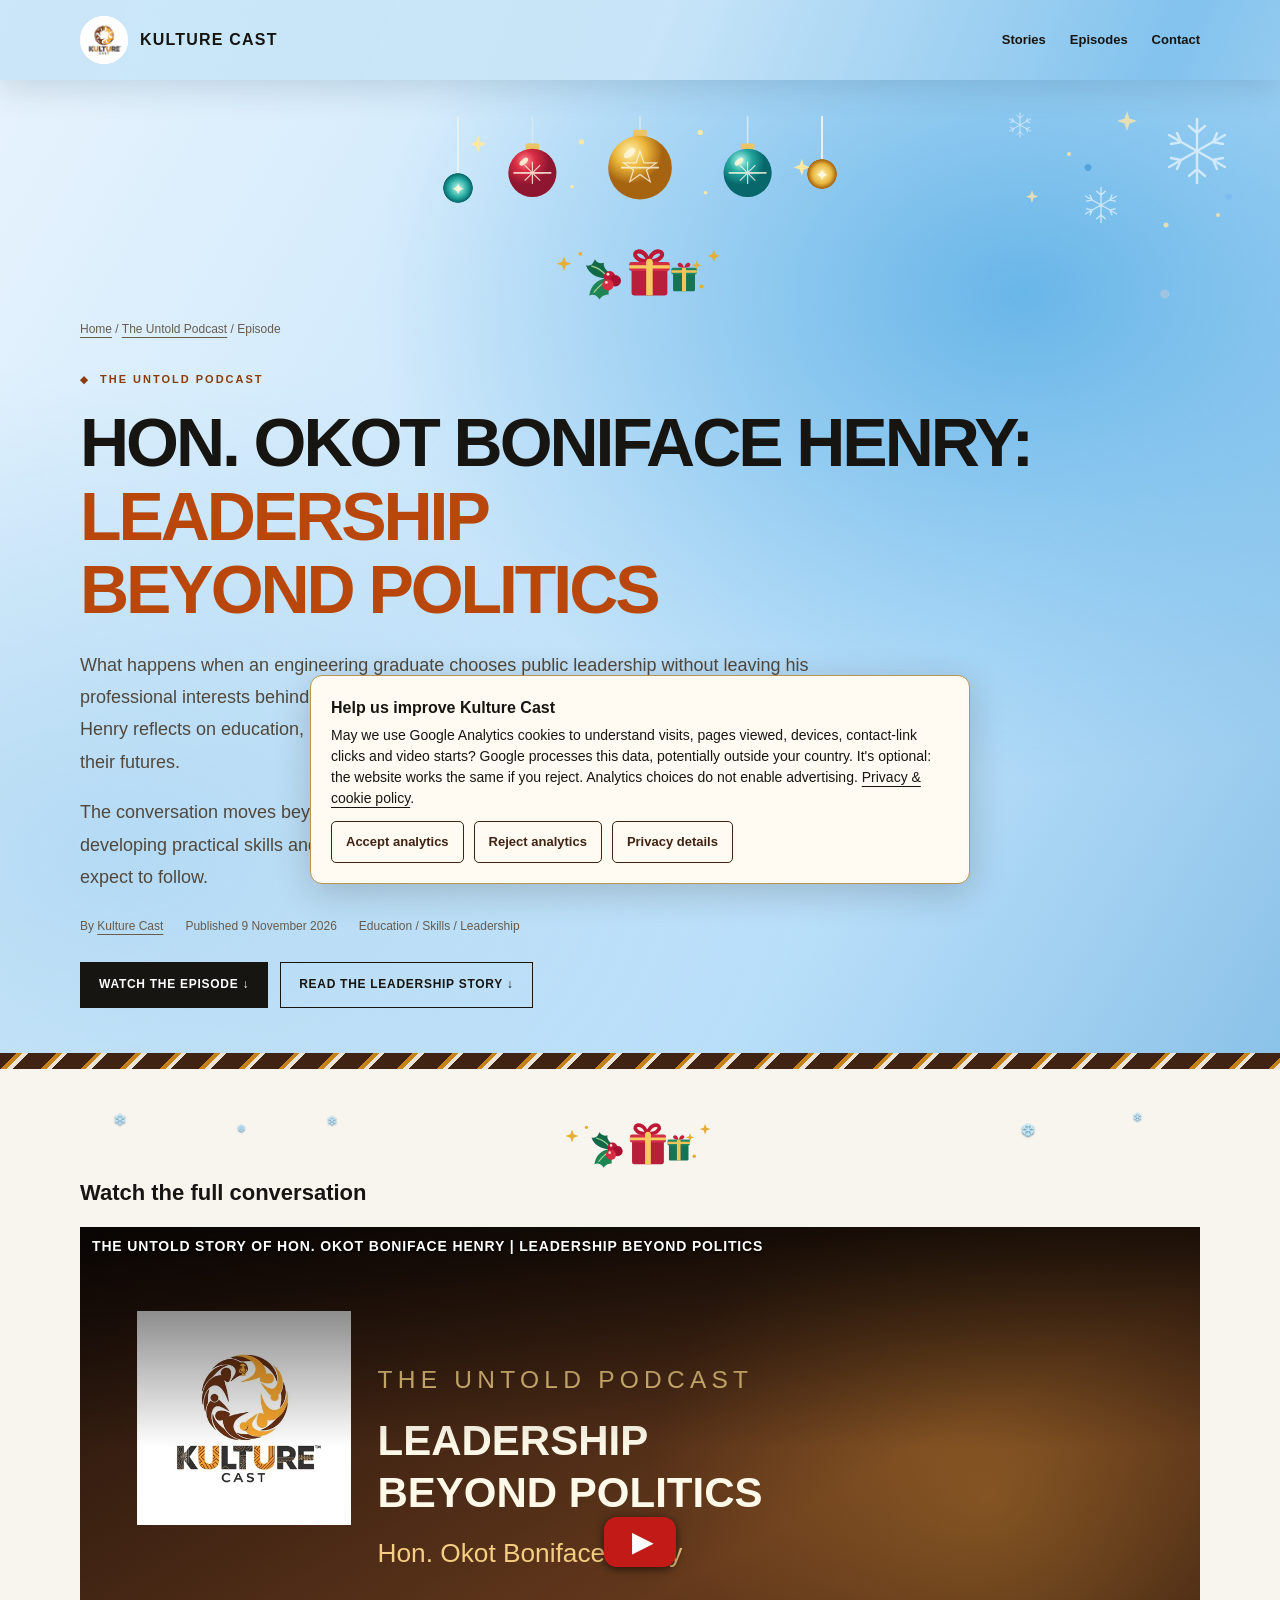
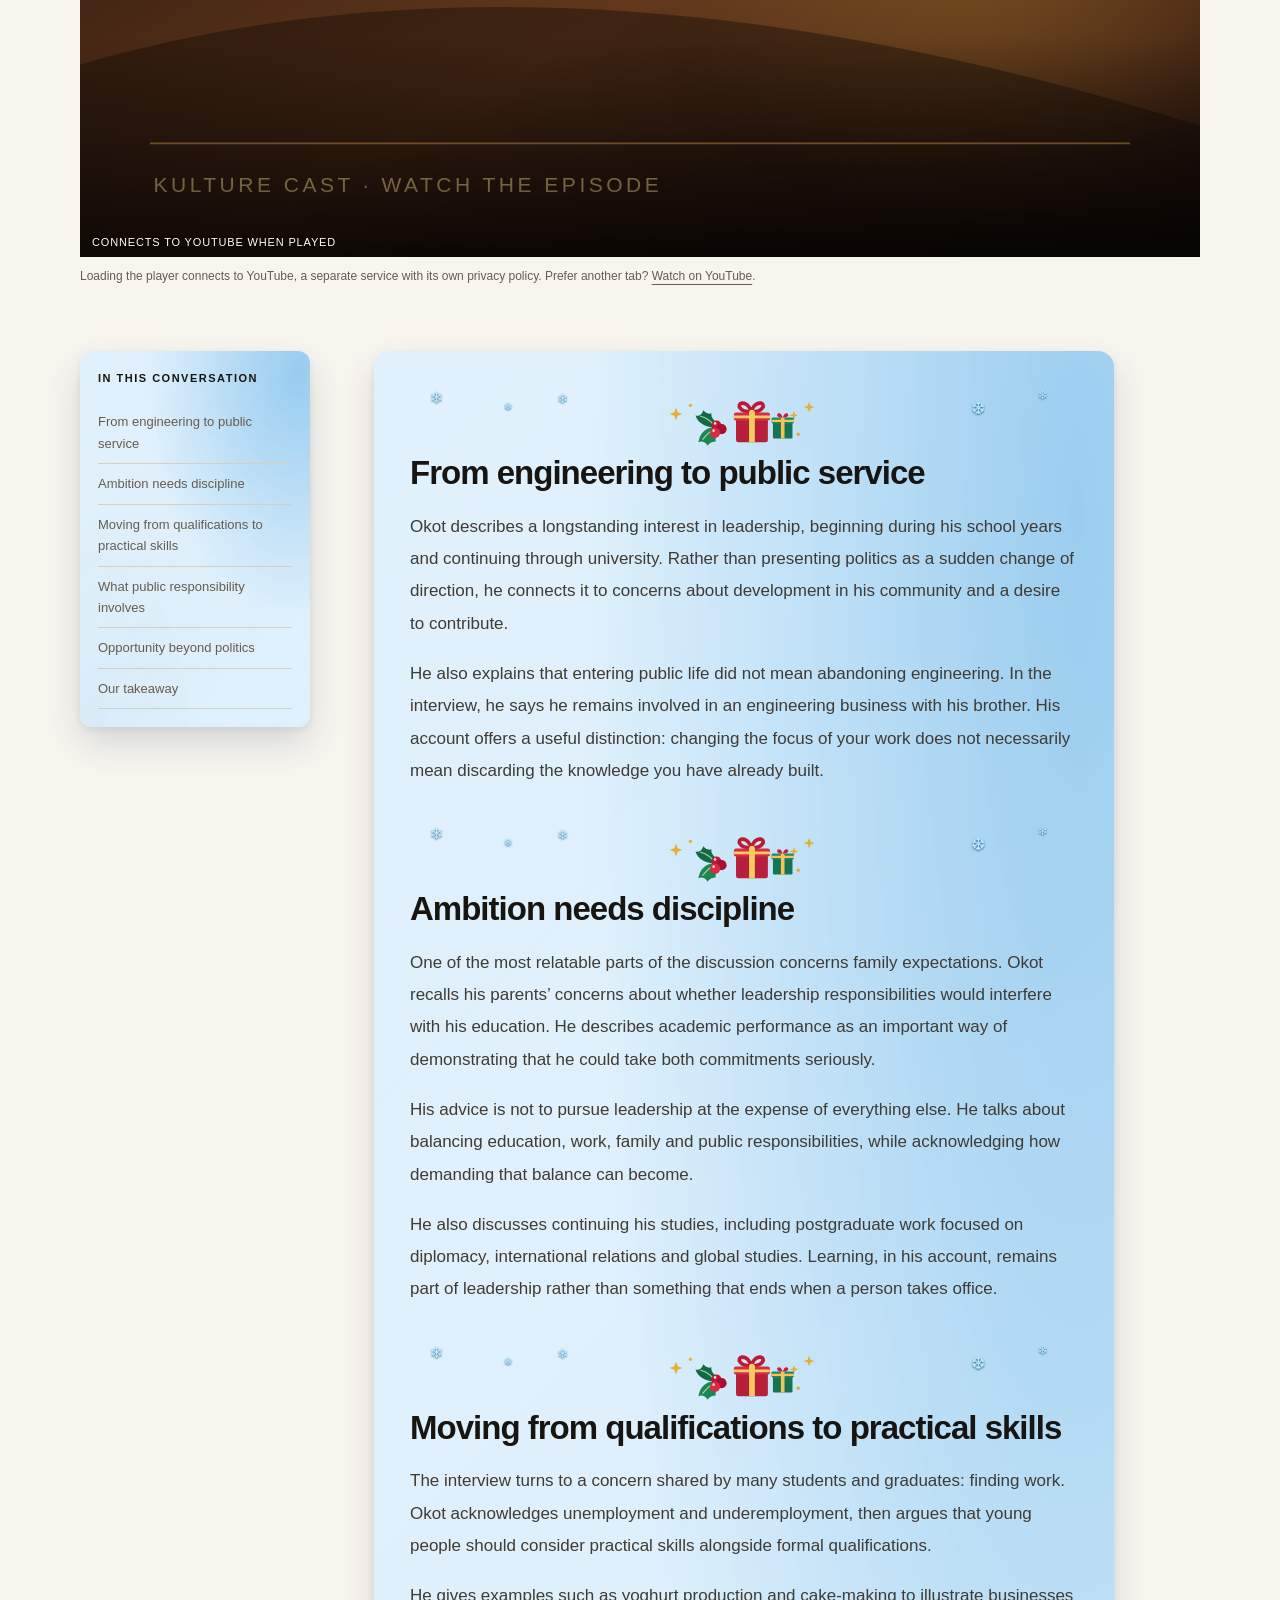
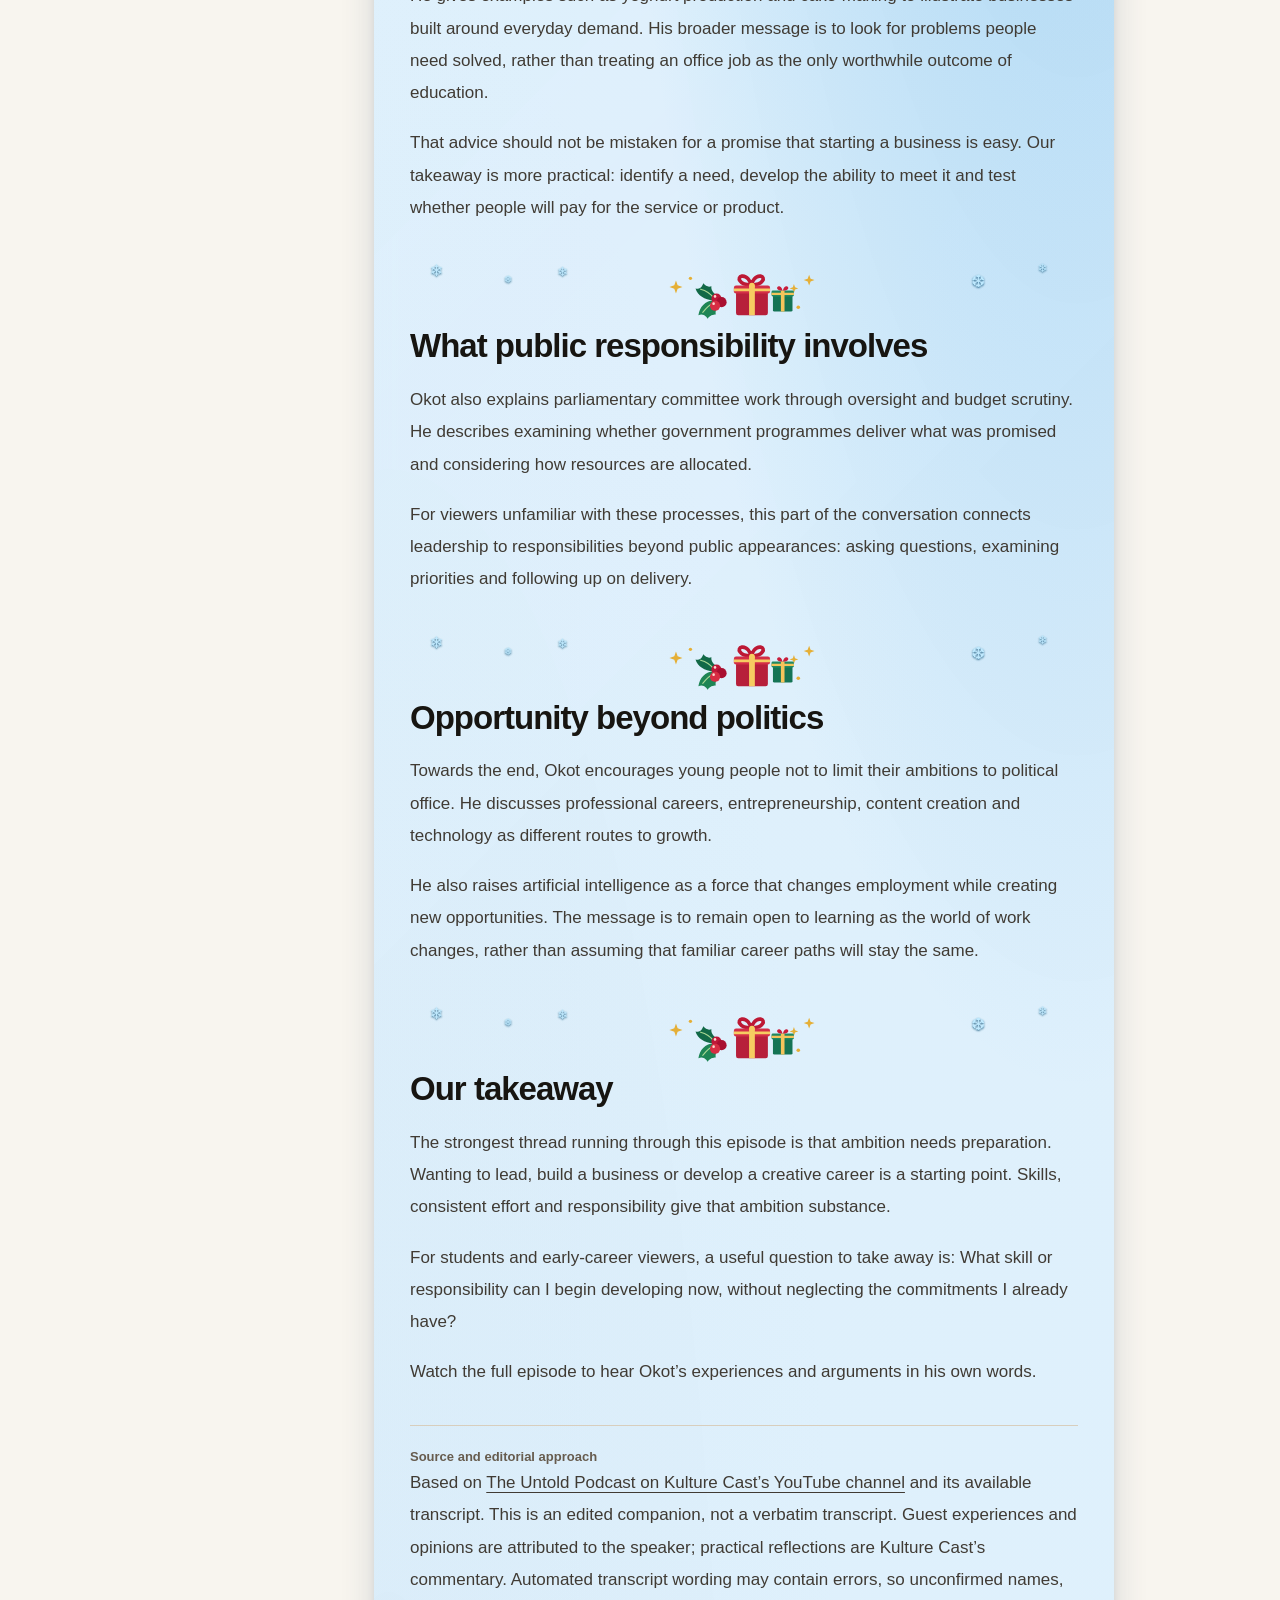
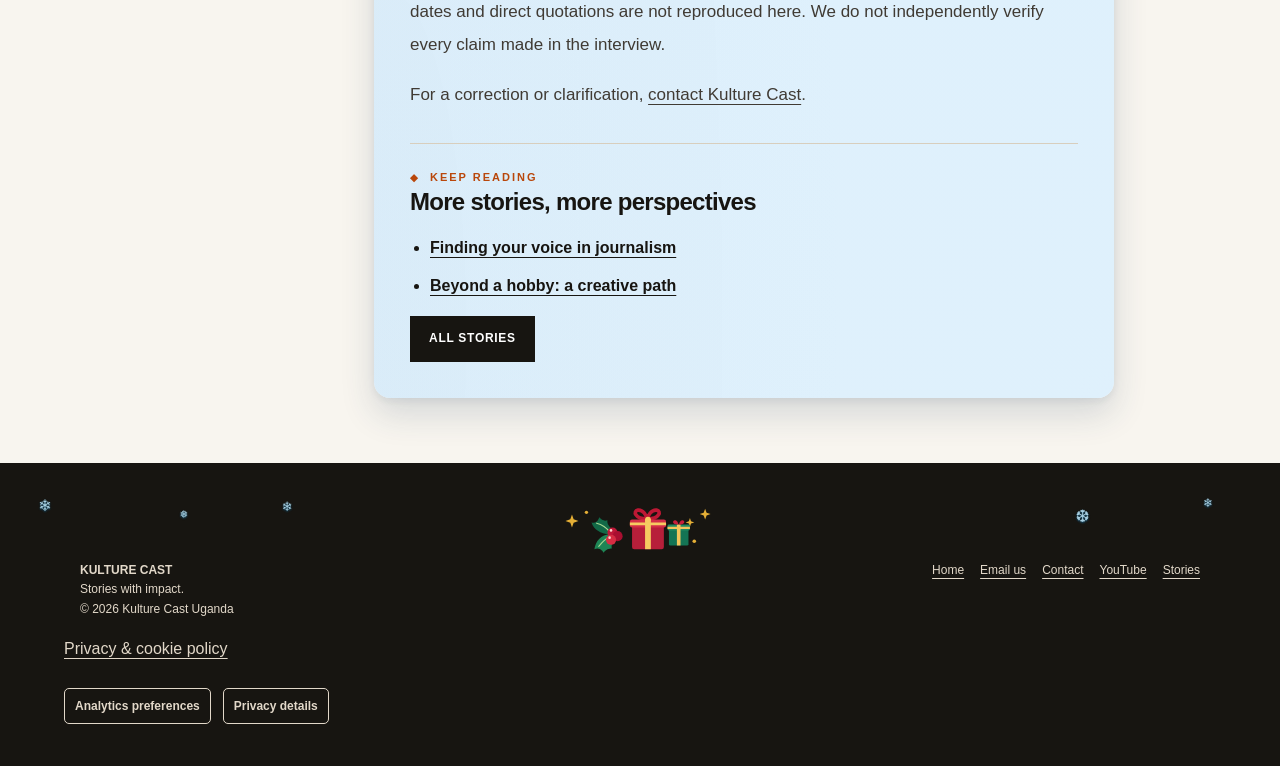
<file: okot-boniface-henry-leadership-beyond-politics.html>
<!DOCTYPE html>

<html lang="en"><head><meta charset="utf-8"/><meta content="width=device-width,initial-scale=1" name="viewport"/><title>Hon. Okot Boniface Henry: Leadership Beyond Politics | Kulture Cast</title><meta content="Hon. Okot Boniface Henry discusses education, practical skills and public responsibility on The Untold Podcast." name="description"/><meta content="#402312" name="theme-color"/><style>
:root{--ink:#171511;--paper:#f8f5ef;--cream:#ece4d6;--orange:#b9470b;--brown:#402312;--gold:#c78119;--soft:#675c4e;--line:#d8cebd}*{box-sizing:border-box}html{scroll-behavior:smooth;scroll-padding-top:100px}body{margin:0;background:var(--paper);color:var(--ink);font-family:Arial,Helvetica,sans-serif;line-height:1.65}a{color:inherit;text-underline-offset:4px}button{font:inherit}a:focus-visible,button:focus-visible{outline:3px solid var(--orange);outline-offset:5px}.skip{position:absolute;top:-100px;left:20px;z-index:100;background:white;padding:12px}.skip:focus{top:10px}.wrap{width:min(1120px,calc(100% - 48px));margin:auto}.draft-bar{padding:8px 20px;text-align:center;background:var(--brown);color:white;font-size:12px;letter-spacing:.04em}.site-header{border-bottom:1px solid var(--line);background:var(--paper);position:sticky;top:0;z-index:5}.nav{min-height:80px;display:flex;align-items:center;justify-content:space-between;gap:20px}.brand{display:flex;align-items:center;gap:12px;font-size:16px;font-weight:900;letter-spacing:1.2px;text-decoration:none}.brand img{width:48px;height:48px;border-radius:50%;background:white;object-fit:contain}.nav-links{display:flex;gap:24px;font-size:13px;font-weight:700}.nav-links a{text-decoration:none}.eyebrow{font-size:11px;text-transform:uppercase;font-weight:800;letter-spacing:2px;color:var(--orange)}.eyebrow:before{content:'◆';font-size:10px;margin-right:10px}.hero{padding:54px 0 45px;background:linear-gradient(115deg,var(--paper) 60%,#ede3d4 60%);border-bottom:1px solid var(--line)}.breadcrumb{font-size:12px;color:var(--soft);margin-bottom:30px}.hero h1{max-width:980px;font-size:clamp(36px,5.5vw,68px);line-height:1.08;letter-spacing:-.045em;text-transform:uppercase;margin:18px 0 22px;text-wrap:balance}.hero h1 span{display:block;color:var(--orange)}.intro{font-size:18px;line-height:1.8;max-width:760px;color:#51483d}.meta{display:flex;flex-wrap:wrap;gap:10px 22px;font-size:12px;color:var(--soft);margin-top:24px}.hero-actions{display:flex;flex-wrap:wrap;gap:12px;margin:25px 0 0}.button{display:inline-flex;align-items:center;justify-content:center;background:var(--ink);color:white;border:1px solid var(--ink);padding:12px 18px;font-size:12px;font-weight:800;letter-spacing:.06em;text-transform:uppercase;text-decoration:none;cursor:pointer;min-height:46px}.button.alt{background:transparent;color:var(--ink)}.button:hover{background:var(--brown);color:white}.pattern{height:16px;background:repeating-linear-gradient(135deg,var(--brown) 0 12px,var(--gold) 12px 16px,var(--cream) 16px 20px,var(--brown) 20px 28px)}.watch{padding:40px 0 16px}.watch h2{font-size:22px;margin:0 0 16px}.player{aspect-ratio:16/9;background:var(--ink);color:var(--paper);display:flex;align-items:center;justify-content:center;position:relative;overflow:hidden;width:100%}.player-inner{text-align:center;max-width:560px;padding:24px}.play-icon{display:block;font-size:38px;color:#ecc386;line-height:1;margin-bottom:14px}.player h3{font-size:clamp(19px,2.5vw,29px);line-height:1.2;margin:12px 0 16px}.player .button{background:var(--cream);color:var(--ink)}.player iframe{width:100%;height:100%;border:0;position:absolute;inset:0}.small{font-size:12px;color:var(--soft)}.player-note{margin:10px 0 0}.article-layout{display:grid;grid-template-columns:230px minmax(0,1fr);gap:64px;padding:48px 0 65px;align-items:start}.toc{position:sticky;top:110px;border-top:3px solid var(--orange);padding-top:15px}.toc h2{font-size:11px;letter-spacing:1.5px;text-transform:uppercase;margin:0 0 15px}.toc a{display:block;font-size:13px;color:var(--soft);padding:9px 0;text-decoration:none;border-bottom:1px solid var(--line)}.toc a:hover{color:var(--orange)}article{max-width:740px;min-width:0}article section{margin:0 0 36px}article h2{font-size:clamp(25px,3vw,33px);letter-spacing:-.03em;line-height:1.2;margin:0 0 18px;text-wrap:balance}article p{font-size:17px;line-height:1.9;margin:0 0 18px;color:#403b34}.editorial-note{border-top:1px solid var(--line);padding-top:20px;font-size:13px;color:var(--soft)}.next{padding:26px;background:var(--cream);border-left:4px solid var(--orange);margin-top:28px}.next h2{font-size:25px}.next p{font-size:15px}.footer{background:var(--ink);color:#e2d8c9;padding:32px 0}.footer-row{display:flex;justify-content:space-between;gap:24px;flex-wrap:wrap;font-size:12px}.footer a{color:#e2d8c9}.footer-links{display:flex;flex-wrap:wrap;gap:16px}.footer-note{font-size:11px;color:#c0b5a5;margin-top:18px;max-width:680px}@media(max-width:760px){.wrap{width:calc(100% - 32px)}.nav{min-height:70px;gap:12px}.brand{font-size:13px;gap:8px;letter-spacing:.7px}.brand img{width:40px;height:40px}.nav-links{gap:12px;font-size:12px}.nav-links .optional{display:none}.hero{padding:30px 0;background:var(--paper)}.breadcrumb{margin-bottom:22px}.intro{font-size:16px}.article-layout{grid-template-columns:1fr;gap:30px;padding-top:30px}.toc{position:static}.toc-links{display:grid;grid-template-columns:1fr 1fr;gap:0 18px}.toc a{font-size:12px}.watch{padding-top:28px}.player-inner{padding:16px}.play-icon{font-size:28px;margin-bottom:8px}.player h3{margin:8px 0 12px}.player .button{padding:9px 12px;min-height:42px;font-size:11px}article p{font-size:16px}article section{margin-bottom:32px}.hero-actions .button{font-size:11px}.footer-row{flex-direction:column}.next{padding:21px}}@media(prefers-reduced-motion:reduce){html{scroll-behavior:auto}}
</style><link href="https://ongalogeorge8-blip.github.io/kulture-cast/okot-boniface-henry-leadership-beyond-politics.html" rel="canonical"/><meta content="article" property="og:type"/><meta content="Hon. Okot Boniface Henry: Leadership Beyond Politics" property="og:title"/><meta content="Hon. Okot Boniface Henry discusses education, practical skills and public responsibility on The Untold Podcast." property="og:description"/><meta content="https://ongalogeorge8-blip.github.io/kulture-cast/okot-boniface-henry-leadership-beyond-politics.html" property="og:url"/><meta content="Kulture Cast" property="og:site_name"/><meta content="https://ongalogeorge8-blip.github.io/kulture-cast/kulture-cast-share.png" property="og:image"/><meta content="1200" property="og:image:width"/><meta content="630" property="og:image:height"/><meta content="Official Kulture Cast Uganda logo" property="og:image:alt"/><meta content="summary_large_image" name="twitter:card"/><style>
#kc-consent[hidden],#kc-privacy[hidden]{display:none!important}
#kc-consent{position:fixed;bottom:16px;left:16px;right:16px;z-index:1000;max-width:660px;margin:auto;padding:20px;background:#fffaf2;color:#171511;border:1px solid #b99351;border-radius:12px;box-shadow:0 8px 36px #17151133;font:14px/1.5 Arial,Helvetica,sans-serif;text-align:left}
#kc-consent p{margin:0 0 12px}#kc-consent strong{display:block;margin-bottom:5px;font-size:16px}
.kc-consent-actions{display:flex;flex-wrap:wrap;gap:10px;align-items:center}
.kc-consent-button{font:700 13px/1.4 Arial,Helvetica,sans-serif;cursor:pointer;padding:10px 14px;border:1px solid #402312;border-radius:5px;background:#fffaf2;color:#402312;min-height:42px}
.kc-consent-button:focus-visible,#kc-privacy a:focus-visible{outline:3px solid #c78119;outline-offset:3px}
#kc-privacy{max-width:600px;width:calc(100% - 32px);max-height:85vh;overflow:auto;padding:24px;border:1px solid #b99351;border-radius:12px;background:#fffaf2;color:#171511;font:15px/1.6 Arial,Helvetica,sans-serif}
#kc-privacy::backdrop{background:#17151199}#kc-privacy h2{font-size:24px;margin:0 0 14px}#kc-privacy a{text-decoration:underline}
.kc-privacy-footer{max-width:1200px;margin:16px auto 0;padding:0 24px 10px;display:flex;flex-wrap:wrap;gap:12px}
.kc-privacy-footer .kc-consent-button{background:transparent;color:inherit;border-color:currentColor;font-size:12px;min-height:36px;padding:6px 10px}
@media(max-width:400px){#kc-consent{left:8px;right:8px;bottom:8px;padding:16px}.kc-consent-actions{gap:8px}}
</style><style id="kc-editorial-style">.kc-stories{background:#ece4d6;scroll-margin-top:100px}.kc-stories-grid{display:grid;grid-template-columns:repeat(3,minmax(0,1fr));gap:20px}.kc-story{display:flex;flex-direction:column;border:1px solid #cbbda7;background:#f8f5ef;min-width:0}.kc-story-top{background:#402312;color:#edbf7a;padding:22px 24px;border-top:5px solid #c78119;display:flex;align-items:center;justify-content:space-between;gap:16px}.kc-story-top strong{font-size:40px;line-height:1}.kc-story-top span{font-size:11px;letter-spacing:1px;text-transform:uppercase;max-width:18ch}.kc-story-copy{padding:24px;display:flex;flex-direction:column;flex:1}.kc-story h3{font-size:25px;line-height:1.15;letter-spacing:-.6px;margin:10px 0 14px;text-transform:none}.kc-story h3 a{text-decoration:none}.kc-story p{font-size:14px;line-height:1.75;color:#51483d;margin:0 0 18px}.kc-story .kc-story-link{font-size:13px;font-weight:800;margin-top:auto;text-decoration:underline;text-underline-offset:4px}.kc-story .kc-story-meta{font-size:11px;color:#675c4e;margin:0 0 10px}.kc-story h3 a:hover,.kc-story-link:hover{color:#b9470b}.kc-stories-action{margin-top:26px}.kc-related{border-top:1px solid #d8cebd;margin-top:32px;padding-top:24px}.kc-related h2{font-size:24px;line-height:1.25}.kc-related ul{padding-left:20px}.kc-related li{margin:12px 0}.kc-related a{font-weight:700}.kc-mobile-menu{display:none;position:relative}.kc-mobile-menu summary{list-style:none;cursor:pointer;padding:10px 12px;border:1px solid #73685a;font-size:12px;font-weight:800;min-height:44px;display:flex;align-items:center;gap:8px}.kc-mobile-menu summary::after{content:'☰';font-size:16px}.kc-mobile-menu summary::-webkit-details-marker{display:none}.kc-mobile-menu[open] summary::after{content:'×'}.kc-mobile-menu .kc-menu-panel{position:absolute;right:0;top:calc(100% + 8px);min-width:220px;max-width:calc(100vw - 44px);padding:10px;background:#f8f5ef;border:1px solid #cbbda7;box-shadow:0 8px 24px #0002;z-index:100;display:flex;flex-direction:column}.kc-menu-panel a{display:block;padding:11px 12px;font-size:14px;font-weight:700;text-decoration:none;color:#171511}.kc-menu-panel a:hover{background:#ece4d6}.kc-mobile-menu summary:focus-visible,.kc-menu-panel a:focus-visible,.kc-story a:focus-visible{outline:3px solid #b9470b;outline-offset:3px}.kc-byline a{color:inherit}.kc-video-placeholder{width:100%;height:100%;position:absolute;inset:0;display:flex;align-items:center;justify-content:center;flex-direction:column;gap:10px;padding:20px;text-align:center;background:#171511;color:#f8f5ef}.kc-load-video{font:inherit;font-weight:800;font-size:13px;cursor:pointer;border:1px solid #edbf7a;background:#ece4d6;color:#171511;padding:14px 18px;min-height:48px}.kc-load-video:focus-visible{outline:3px solid #c78119;outline-offset:4px}.kc-video-placeholder p{color:#e7ddcb;font-size:12px;margin:0}.kc-video-placeholder .kc-play{font-size:30px;color:#edbf7a}.kc-video-tools button:disabled{opacity:.55;cursor:default}
@media(max-width:1100px){header .links{display:none}.kc-mobile-menu{display:block}}
@media(max-width:760px){.kc-stories-grid{grid-template-columns:1fr}.nav .nav-links{display:none}.kc-story h3{font-size:24px}.kc-stories{padding:58px 0}.kc-mobile-menu{display:block}.kc-video-placeholder{padding:12px;gap:6px}.kc-video-placeholder .kc-play{font-size:23px}}
@media(max-width:620px){header nav>.btn{display:none}.nav,.wrap.nav{gap:10px}.kc-mobile-menu summary{padding:8px 10px}.kc-byline{font-size:12px}}</style><meta content="Kulture Cast" name="author"/><meta content="2026-11-09T00:00:00+03:00" property="article:published_time"/><meta content="2026-11-09T00:00:00+03:00" property="article:modified_time"/><script type="application/ld+json">{"@context": "https://schema.org", "@type": "BlogPosting", "headline": "Hon. Okot Boniface Henry: Leadership Beyond Politics", "description": "Education, practical skills and the responsibilities behind public leadership.", "mainEntityOfPage": "https://ongalogeorge8-blip.github.io/kulture-cast/okot-boniface-henry-leadership-beyond-politics.html", "url": "https://ongalogeorge8-blip.github.io/kulture-cast/okot-boniface-henry-leadership-beyond-politics.html", "datePublished": "2026-11-09", "dateModified": "2026-11-09", "author": {"@type": "Organization", "name": "Kulture Cast", "url": "https://ongalogeorge8-blip.github.io/kulture-cast/"}, "publisher": {"@type": "Organization", "name": "Kulture Cast", "url": "https://ongalogeorge8-blip.github.io/kulture-cast/", "logo": {"@type": "ImageObject", "url": "https://ongalogeorge8-blip.github.io/kulture-cast/kulture-cast-official-logo.svg"}}, "image": "https://ongalogeorge8-blip.github.io/kulture-cast/kulture-cast-share.png", "isBasedOn": "https://www.youtube.com/watch?v=B8n3CETZu_Y", "inLanguage": "en", "articleSection": "Education / Skills / Leadership"}</script><link rel="stylesheet" href="glass.css"/><link rel="stylesheet" href="festive-2026.css?v=1"/><link rel="stylesheet" href="festive-celebration-2026.css?v=decorations-2026"/><link rel="stylesheet" href="thumbnail-preview.css"/>
</head><body><a class="skip" href="#article">Skip to episode article</a><header class="site-header"><nav aria-label="Main navigation" class="wrap nav"><a class="brand" href="https://ongalogeorge8-blip.github.io/kulture-cast/"><img alt="Kulture Cast logo" height="48" src="kulture-cast-official-logo.svg" width="48"/>KULTURE CAST</a><div class="nav-links"><a href="stories.html">Stories</a><a href="https://ongalogeorge8-blip.github.io/kulture-cast/#episodes">Episodes</a><a href="https://ongalogeorge8-blip.github.io/kulture-cast/#contact">Contact</a></div><details class="kc-mobile-menu"><summary>Menu</summary><div class="kc-menu-panel"><a href="stories.html">Stories</a><a href="https://ongalogeorge8-blip.github.io/kulture-cast/#updates">Latest video</a><a href="https://ongalogeorge8-blip.github.io/kulture-cast/#episodes">Episodes</a><a href="https://ongalogeorge8-blip.github.io/kulture-cast/#about">About</a><a href="https://ongalogeorge8-blip.github.io/kulture-cast/#services">Services</a><a href="https://ongalogeorge8-blip.github.io/kulture-cast/#contact">Contact</a></div></details></nav></header><main><div class="hero"><div class="kc-holiday-ornaments" aria-hidden="true"></div><div class="wrap"><div class="breadcrumb"><a href="https://ongalogeorge8-blip.github.io/kulture-cast/">Home</a> / <a href="https://ongalogeorge8-blip.github.io/kulture-cast/#episodes">The Untold Podcast</a> / Episode</div><div class="eyebrow">The Untold Podcast</div><h1>Hon. Okot Boniface Henry:<span>Leadership Beyond Politics</span></h1><p class="intro">What happens when an engineering graduate chooses public leadership without leaving his professional interests behind? In this episode of The Untold Podcast, Hon. Okot Boniface Henry reflects on education, responsibility and the choices young people face as they build their futures.</p><p class="intro">The conversation moves beyond political titles. It explores balancing ambition with school, developing practical skills and recognising opportunities outside the careers people traditionally expect to follow.</p><div class="meta"><span class="kc-byline">By <a href="https://ongalogeorge8-blip.github.io/kulture-cast/#about">Kulture Cast</a></span><span>Published <time datetime="2026-11-09">9 November 2026</time></span><span>Education / Skills / Leadership</span></div><div class="hero-actions"><a class="button" href="#watch">Watch the episode ↓</a><a class="button alt" href="#article">Read the leadership story ↓</a></div></div></div><div aria-hidden="true" class="pattern"></div><section aria-labelledby="watch-title" class="wrap watch" id="watch"><div class="kc-snow-drift" aria-hidden="true"><span>❄</span><span>❅</span><span>❄</span><span>❆</span><span>❄</span></div><h2 id="watch-title">Watch the full conversation</h2><div class="player" id="player"><div class="player-inner"><button class="kc-thumbnail-play button" id="load-video" type="button" data-src="https://www.youtube-nocookie.com/embed/B8n3CETZu_Y?rel=0" data-title="The Untold Story of Hon. Okot Boniface Henry | Leadership Beyond Politics" data-video="B8n3CETZu_Y" aria-label="Play The Untold Story of Hon. Okot Boniface Henry | Leadership Beyond Politics. Connects to YouTube."><span class="kc-preview-title" aria-hidden="true">The Untold Story of Hon. Okot Boniface Henry | Leadership Beyond Politics</span><span class="kc-preview-icon" aria-hidden="true">▶</span><span class="kc-preview-note" aria-hidden="true">Connects to YouTube when played</span></button></div></div><p class="small player-note">Loading the player connects to YouTube, a separate service with its own privacy policy. Prefer another tab? <a href="https://www.youtube.com/watch?v=B8n3CETZu_Y" rel="noopener noreferrer" target="_blank">Watch on YouTube</a>.</p></section><div class="wrap article-layout"><aside aria-label="Article contents" class="toc"><h2>In this conversation</h2><div class="toc-links"><a href="#engineering">From engineering to public service</a><a href="#discipline">Ambition needs discipline</a><a href="#skills">Moving from qualifications to practical skills</a><a href="#responsibility">What public responsibility involves</a><a href="#opportunity">Opportunity beyond politics</a><a href="#takeaway">Our takeaway</a></div></aside><article aria-label="Episode companion article" id="article"><section id="engineering"><div class="kc-snow-drift" aria-hidden="true"><span>❄</span><span>❅</span><span>❄</span><span>❆</span><span>❄</span></div><h2>From engineering to public service</h2><p>Okot describes a longstanding interest in leadership, beginning during his school years and continuing through university. Rather than presenting politics as a sudden change of direction, he connects it to concerns about development in his community and a desire to contribute.</p><p>He also explains that entering public life did not mean abandoning engineering. In the interview, he says he remains involved in an engineering business with his brother. His account offers a useful distinction: changing the focus of your work does not necessarily mean discarding the knowledge you have already built.</p></section><section id="discipline"><div class="kc-snow-drift" aria-hidden="true"><span>❄</span><span>❅</span><span>❄</span><span>❆</span><span>❄</span></div><h2>Ambition needs discipline</h2><p>One of the most relatable parts of the discussion concerns family expectations. Okot recalls his parents’ concerns about whether leadership responsibilities would interfere with his education. He describes academic performance as an important way of demonstrating that he could take both commitments seriously.</p><p>His advice is not to pursue leadership at the expense of everything else. He talks about balancing education, work, family and public responsibilities, while acknowledging how demanding that balance can become.</p><p>He also discusses continuing his studies, including postgraduate work focused on diplomacy, international relations and global studies. Learning, in his account, remains part of leadership rather than something that ends when a person takes office.</p></section><section id="skills"><div class="kc-snow-drift" aria-hidden="true"><span>❄</span><span>❅</span><span>❄</span><span>❆</span><span>❄</span></div><h2>Moving from qualifications to practical skills</h2><p>The interview turns to a concern shared by many students and graduates: finding work. Okot acknowledges unemployment and underemployment, then argues that young people should consider practical skills alongside formal qualifications.</p><p>He gives examples such as yoghurt production and cake-making to illustrate businesses built around everyday demand. His broader message is to look for problems people need solved, rather than treating an office job as the only worthwhile outcome of education.</p><p>That advice should not be mistaken for a promise that starting a business is easy. Our takeaway is more practical: identify a need, develop the ability to meet it and test whether people will pay for the service or product.</p></section><section id="responsibility"><div class="kc-snow-drift" aria-hidden="true"><span>❄</span><span>❅</span><span>❄</span><span>❆</span><span>❄</span></div><h2>What public responsibility involves</h2><p>Okot also explains parliamentary committee work through oversight and budget scrutiny. He describes examining whether government programmes deliver what was promised and considering how resources are allocated.</p><p>For viewers unfamiliar with these processes, this part of the conversation connects leadership to responsibilities beyond public appearances: asking questions, examining priorities and following up on delivery.</p></section><section id="opportunity"><div class="kc-snow-drift" aria-hidden="true"><span>❄</span><span>❅</span><span>❄</span><span>❆</span><span>❄</span></div><h2>Opportunity beyond politics</h2><p>Towards the end, Okot encourages young people not to limit their ambitions to political office. He discusses professional careers, entrepreneurship, content creation and technology as different routes to growth.</p><p>He also raises artificial intelligence as a force that changes employment while creating new opportunities. The message is to remain open to learning as the world of work changes, rather than assuming that familiar career paths will stay the same.</p></section><section id="takeaway"><div class="kc-snow-drift" aria-hidden="true"><span>❄</span><span>❅</span><span>❄</span><span>❆</span><span>❄</span></div><h2>Our takeaway</h2><p>The strongest thread running through this episode is that ambition needs preparation. Wanting to lead, build a business or develop a creative career is a starting point. Skills, consistent effort and responsibility give that ambition substance.</p><p>For students and early-career viewers, a useful question to take away is: What skill or responsibility can I begin developing now, without neglecting the commitments I already have?</p><p>Watch the full episode to hear Okot’s experiences and arguments in his own words.</p></section><div class="editorial-note"><strong>Source and editorial approach</strong><p>Based on <a href="https://www.youtube.com/watch?v=B8n3CETZu_Y" rel="noopener noreferrer" target="_blank">The Untold Podcast on Kulture Cast’s YouTube channel</a> and its available transcript. This is an edited companion, not a verbatim transcript. Guest experiences and opinions are attributed to the speaker; practical reflections are Kulture Cast’s commentary. Automated transcript wording may contain errors, so unconfirmed names, dates and direct quotations are not reproduced here. We do not independently verify every claim made in the interview.</p><p>For a correction or clarification, <a href="mailto:kulturecast3@gmail.com">contact Kulture Cast</a>.</p></div><div class="kc-related"><div class="eyebrow">Keep reading</div><h2>More stories, more perspectives</h2><ul><li><a href="journalism-persistence-and-public-responsibility.html">Finding your voice in journalism</a></li><li><a href="amapiano-creative-purpose-and-discipline.html">Beyond a hobby: a creative path</a></li></ul><a class="button" href="stories.html">All stories</a></div></article></div></main><footer class="footer"><div class="kc-snow-drift" aria-hidden="true"><span>❄</span><span>❅</span><span>❄</span><span>❆</span><span>❄</span></div><div class="wrap"><div class="footer-row"><div><strong>KULTURE CAST</strong><br/>Stories with impact.<br/>© 2026 Kulture Cast Uganda</div><div class="footer-links"><a href="https://ongalogeorge8-blip.github.io/kulture-cast/">Home</a><a href="mailto:kulturecast3@gmail.com">Email us</a><a href="https://ongalogeorge8-blip.github.io/kulture-cast/#contact">Contact</a><a href="https://www.youtube.com/@kulturecast">YouTube</a><a href="stories.html">Stories</a></div></div></div><div class="kc-privacy-footer"><a href="privacy.html">Privacy &amp; cookie policy</a></div></footer><script id="kc-video-loading" src="video-player.js"></script><section aria-label="Optional visitor analytics" hidden="" id="kc-consent">
<strong>Help us improve Kulture Cast</strong>
<p>May we use Google Analytics cookies to understand visits, pages viewed, devices, contact-link clicks and video starts? Google processes this data, potentially outside your country. It's optional: the website works the same if you reject. Analytics choices do not enable advertising. <a href="privacy.html">Privacy &amp; cookie policy</a>.</p>
<div class="kc-consent-actions"><button class="kc-consent-button" id="kc-accept" type="button">Accept analytics</button><button class="kc-consent-button" id="kc-reject" type="button">Reject analytics</button><button class="kc-consent-button" data-kc-privacy="" type="button">Privacy details</button></div>
</section><dialog aria-labelledby="kc-privacy-title" id="kc-privacy">
<h2 id="kc-privacy-title">Privacy, cookies and your choices</h2>
<p><strong>Optional Analytics.</strong> Google Analytics runs only after you choose Accept analytics. It helps us measure visits, pages viewed, approximate location, device type, referring websites, approved sharing-source labels, contact-link clicks, social-link clicks, video-player loads and actual video starts. A contact click is not a confirmed booking. Google may process this information outside your country.</p>
<p>Analytics uses first-party cookies such as <code>_ga</code>, configured for a maximum lifetime of 13 months. Google signals and Analytics advertising personalization are disabled. Our tracking setup excludes query strings and fragments from the page address and sends only the referring site's origin. Custom action events use fixed method, placement, platform and video labels, not contact addresses, phone numbers, message contents or link destinations. Only approved, non-personal campaign labels are accepted. We do not intentionally send names, email addresses or message contents to Analytics.</p>
<p>Your Analytics choice is saved in this browser's local storage. Rejecting does not prevent access. Use Analytics preferences in the footer to change your choice. Changes apply across open tabs of this site. Rejecting later stops future Analytics tracking and removes accessible Analytics cookies; it does not erase data already sent to Google.</p>
<p><strong>No website ad service is currently enabled.</strong> If Google AdSense is introduced, Google and any participating ad vendors may use cookies or similar technologies to serve, measure and, with the necessary consent, personalize ads based on visits to this and other websites. Non-personalized ads may still use cookies. This Analytics notice is not advertising consent.</p>
<p>YouTube players on the homepage and episode stories load only when you request them. Loading a player connects to YouTube independently of your Analytics choice. External platforms and our website host process information under their own policies.</p>
<p><a href="privacy.html">Read the full privacy and cookie policy</a> for hosting, contact messages, possible advertising, regional consent requirements, opt-out links and privacy requests.</p>
<button class="kc-consent-button" id="kc-privacy-close" type="button">Close privacy details</button>
</dialog><script src="tracking.js"></script><script id="kc-navigation">(function(){document.querySelectorAll('.kc-mobile-menu').forEach(function(m){m.querySelectorAll('a').forEach(function(a){a.addEventListener('click',function(){m.open=false;});});document.addEventListener('keydown',function(e){if(e.key==='Escape'&&m.open){m.open=false;m.querySelector('summary').focus();}});document.addEventListener('click',function(e){if(m.open&&!m.contains(e.target))m.open=false;});});})();</script></body></html>
</file>
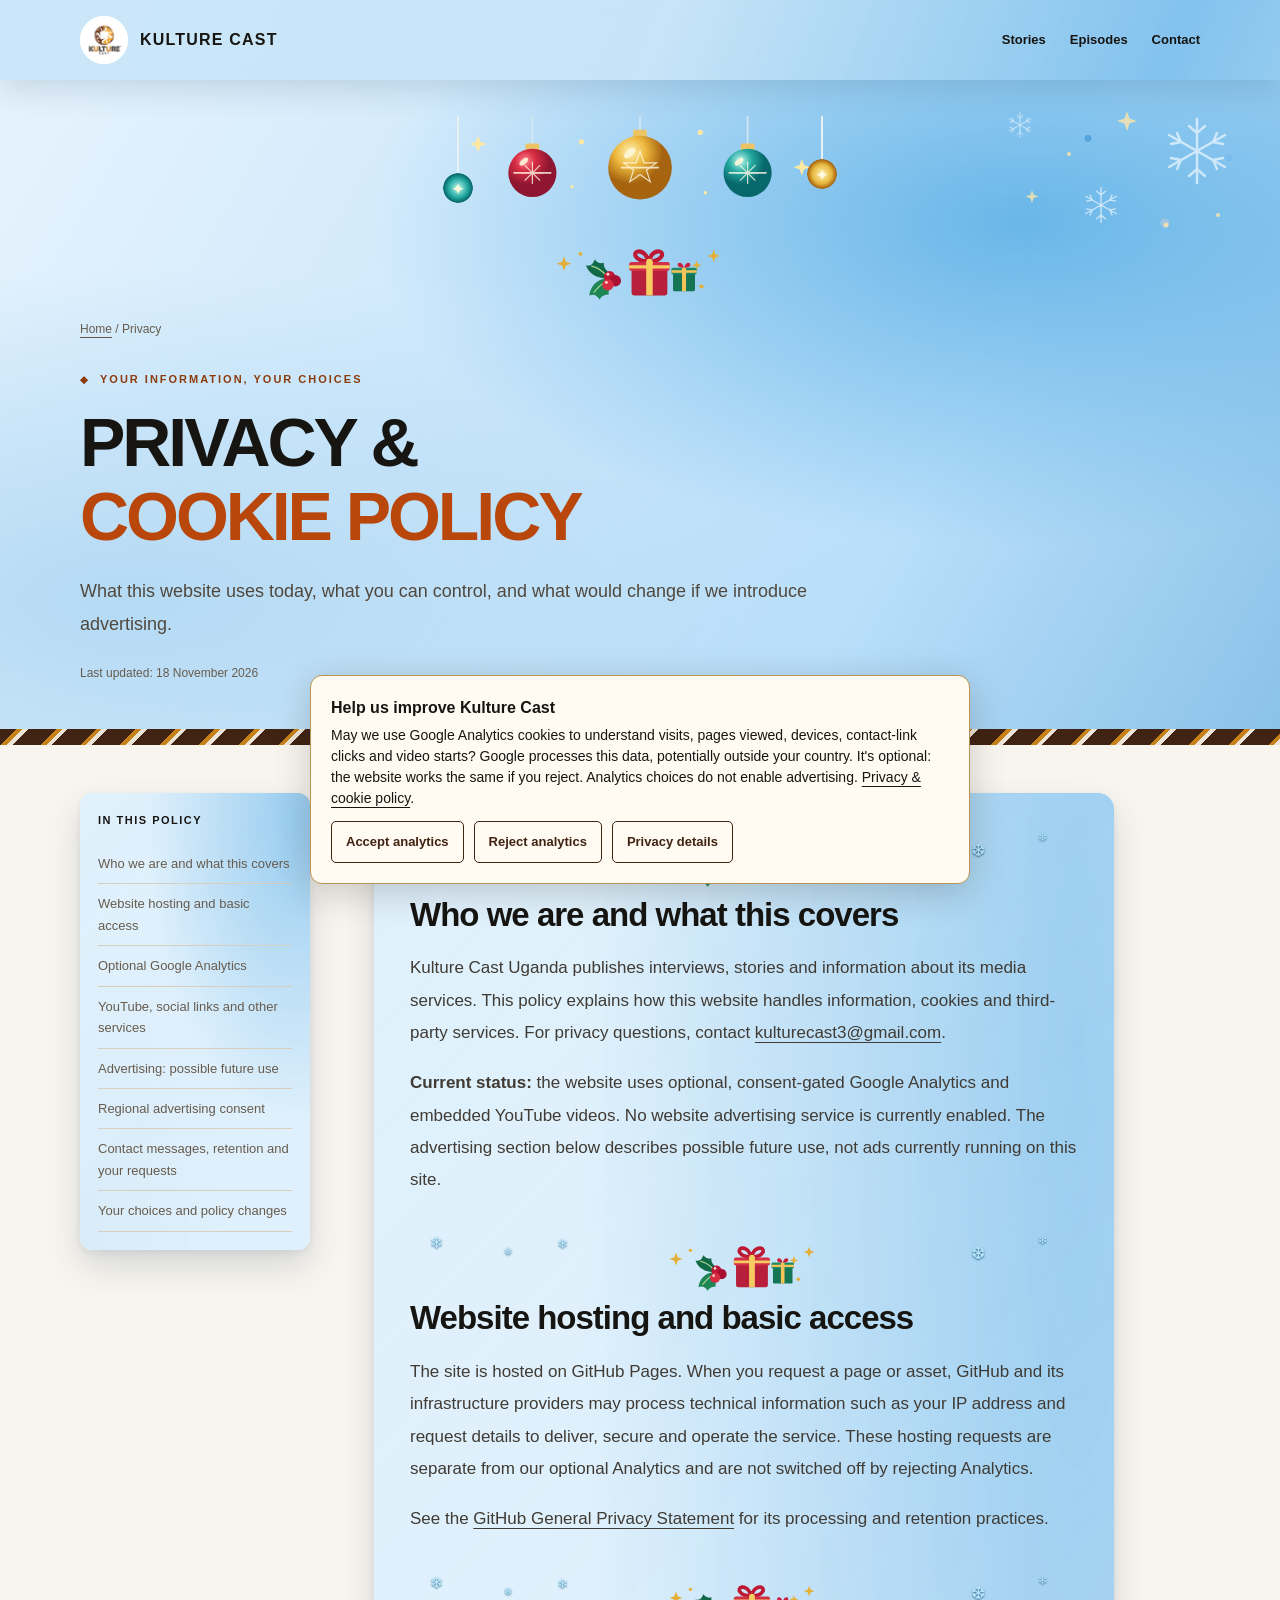
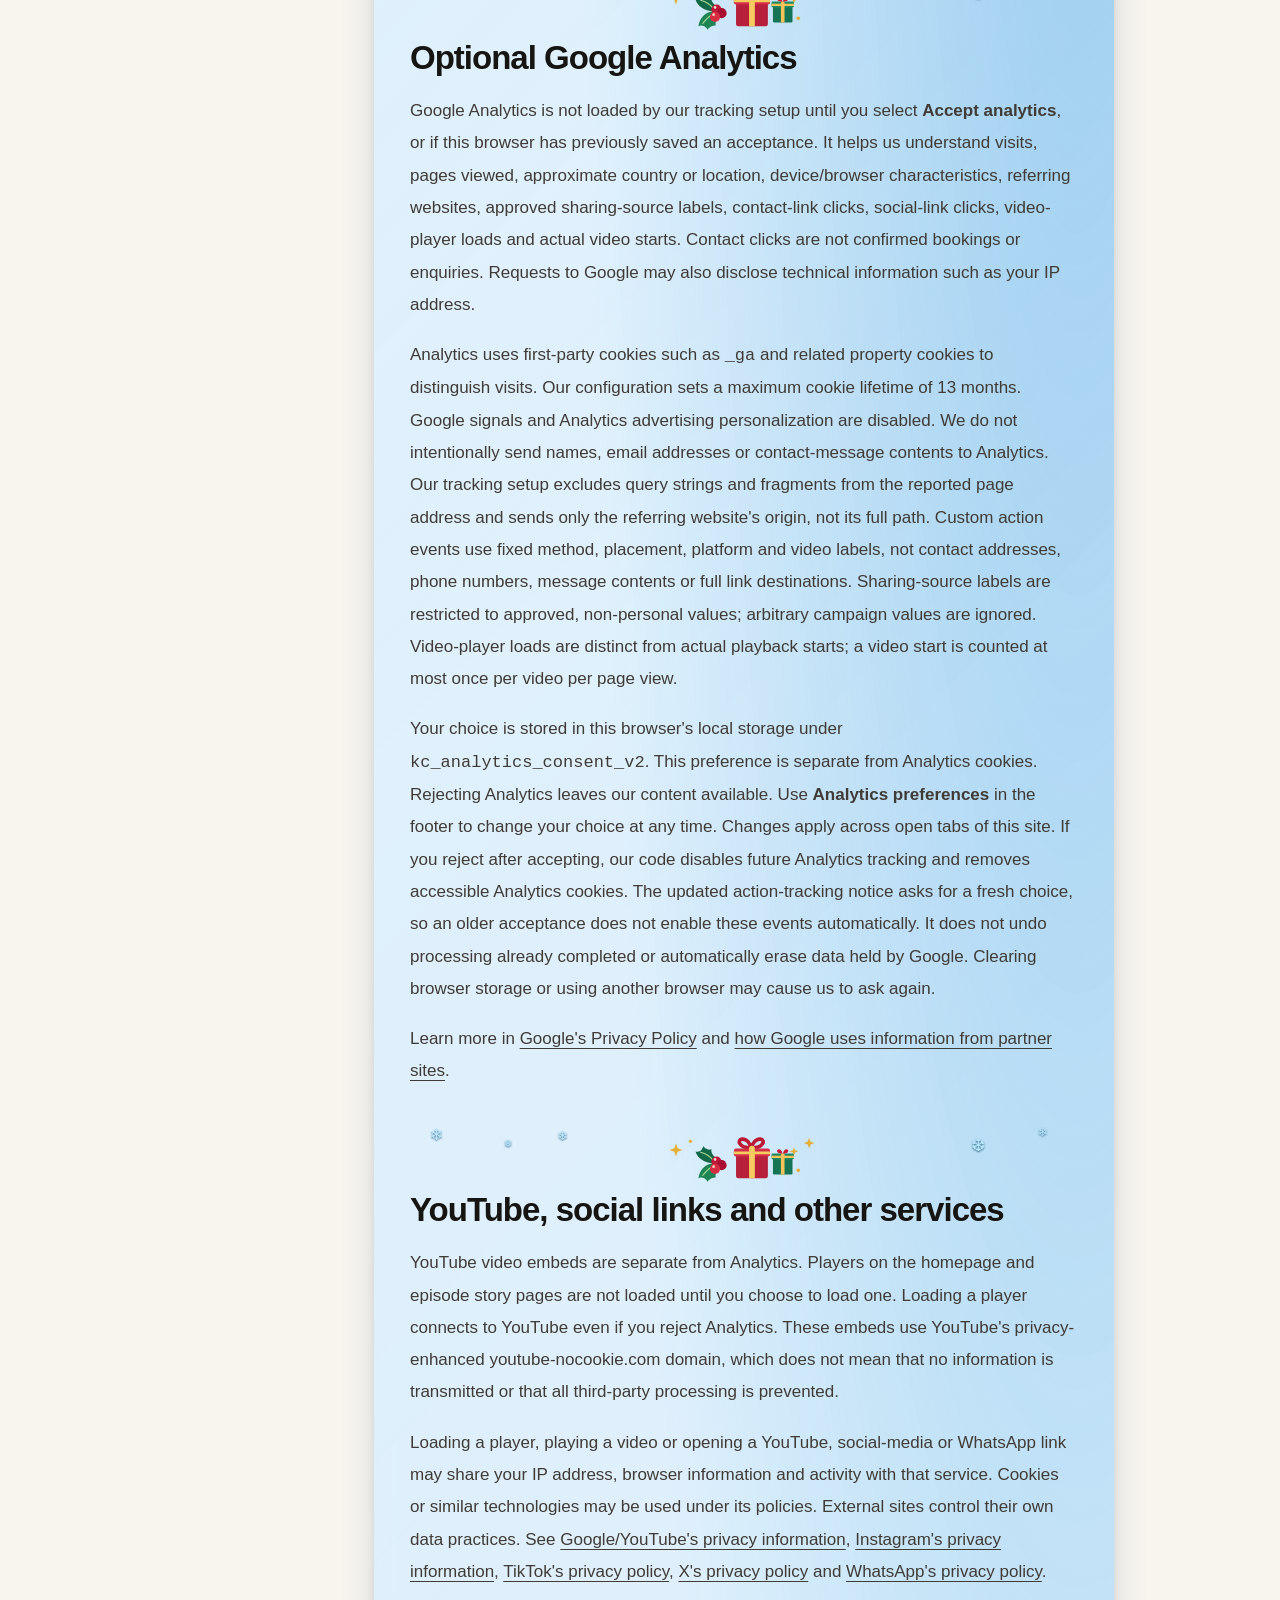
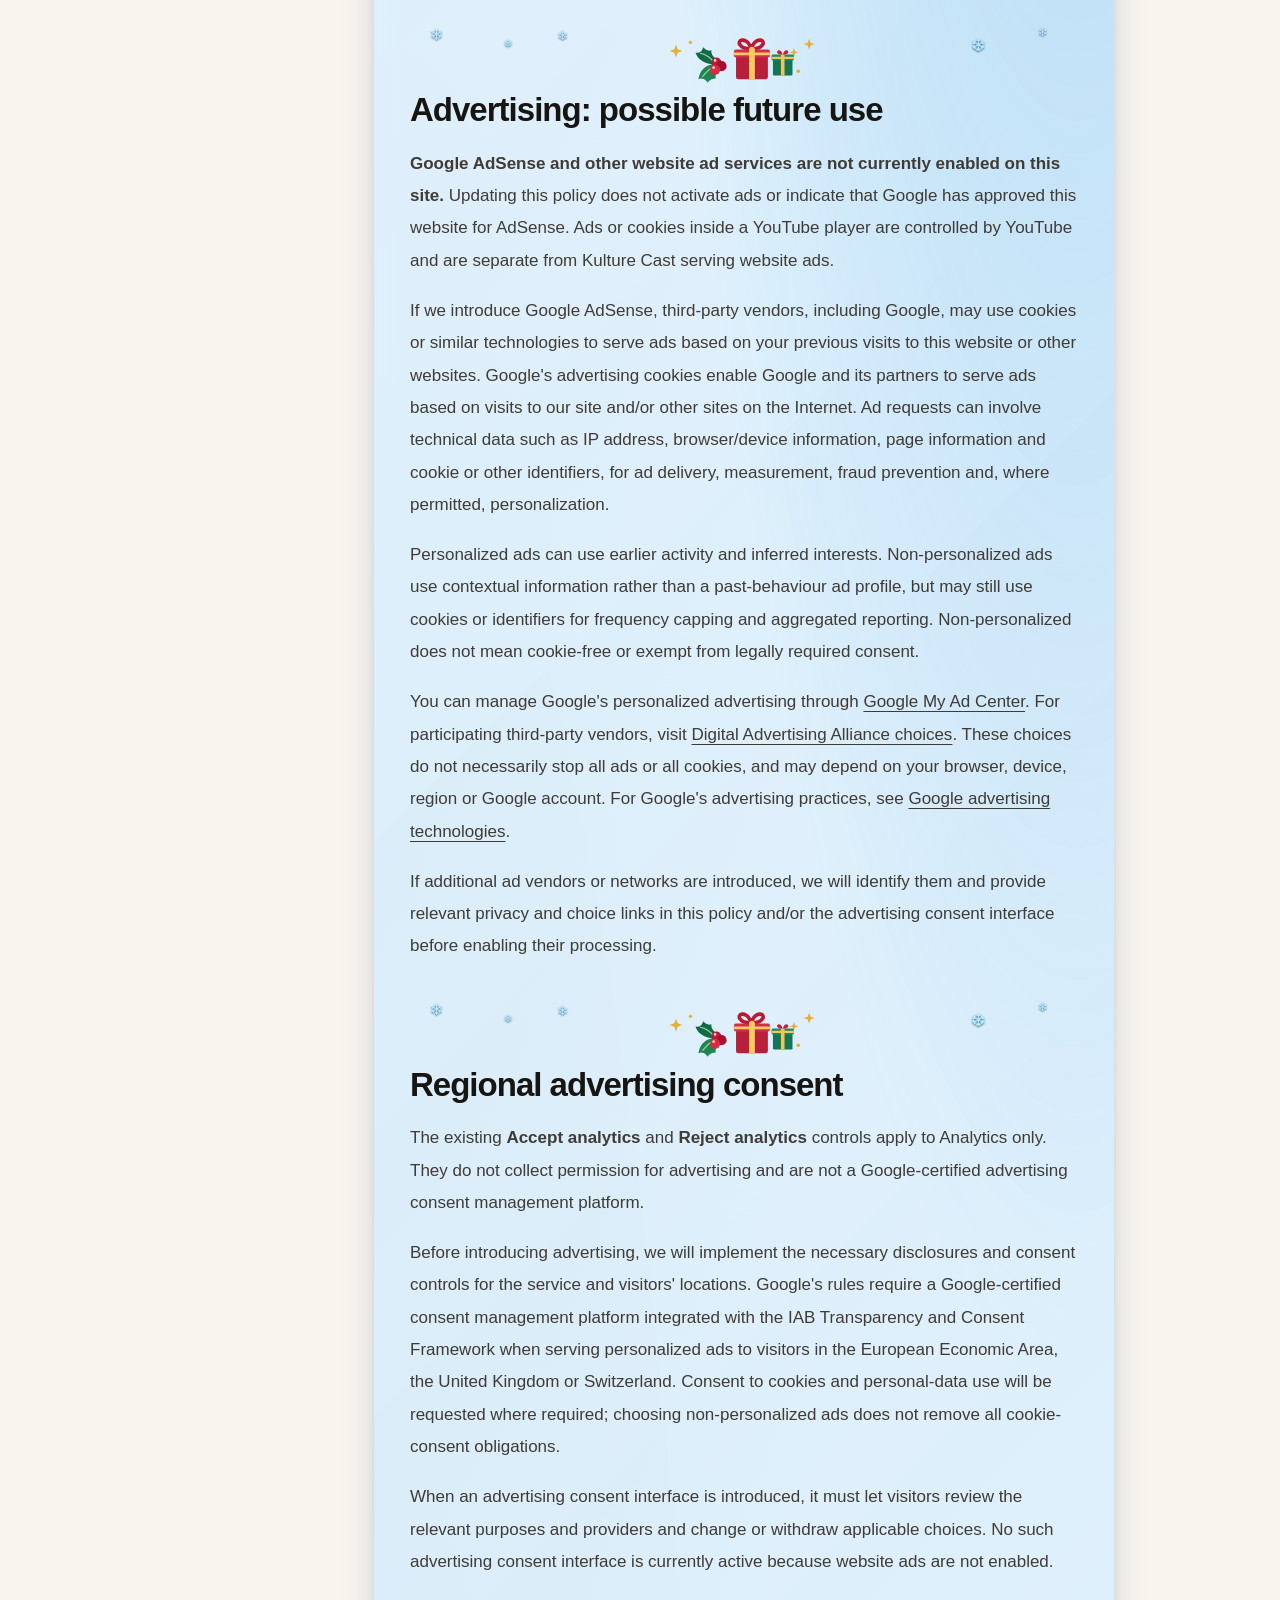
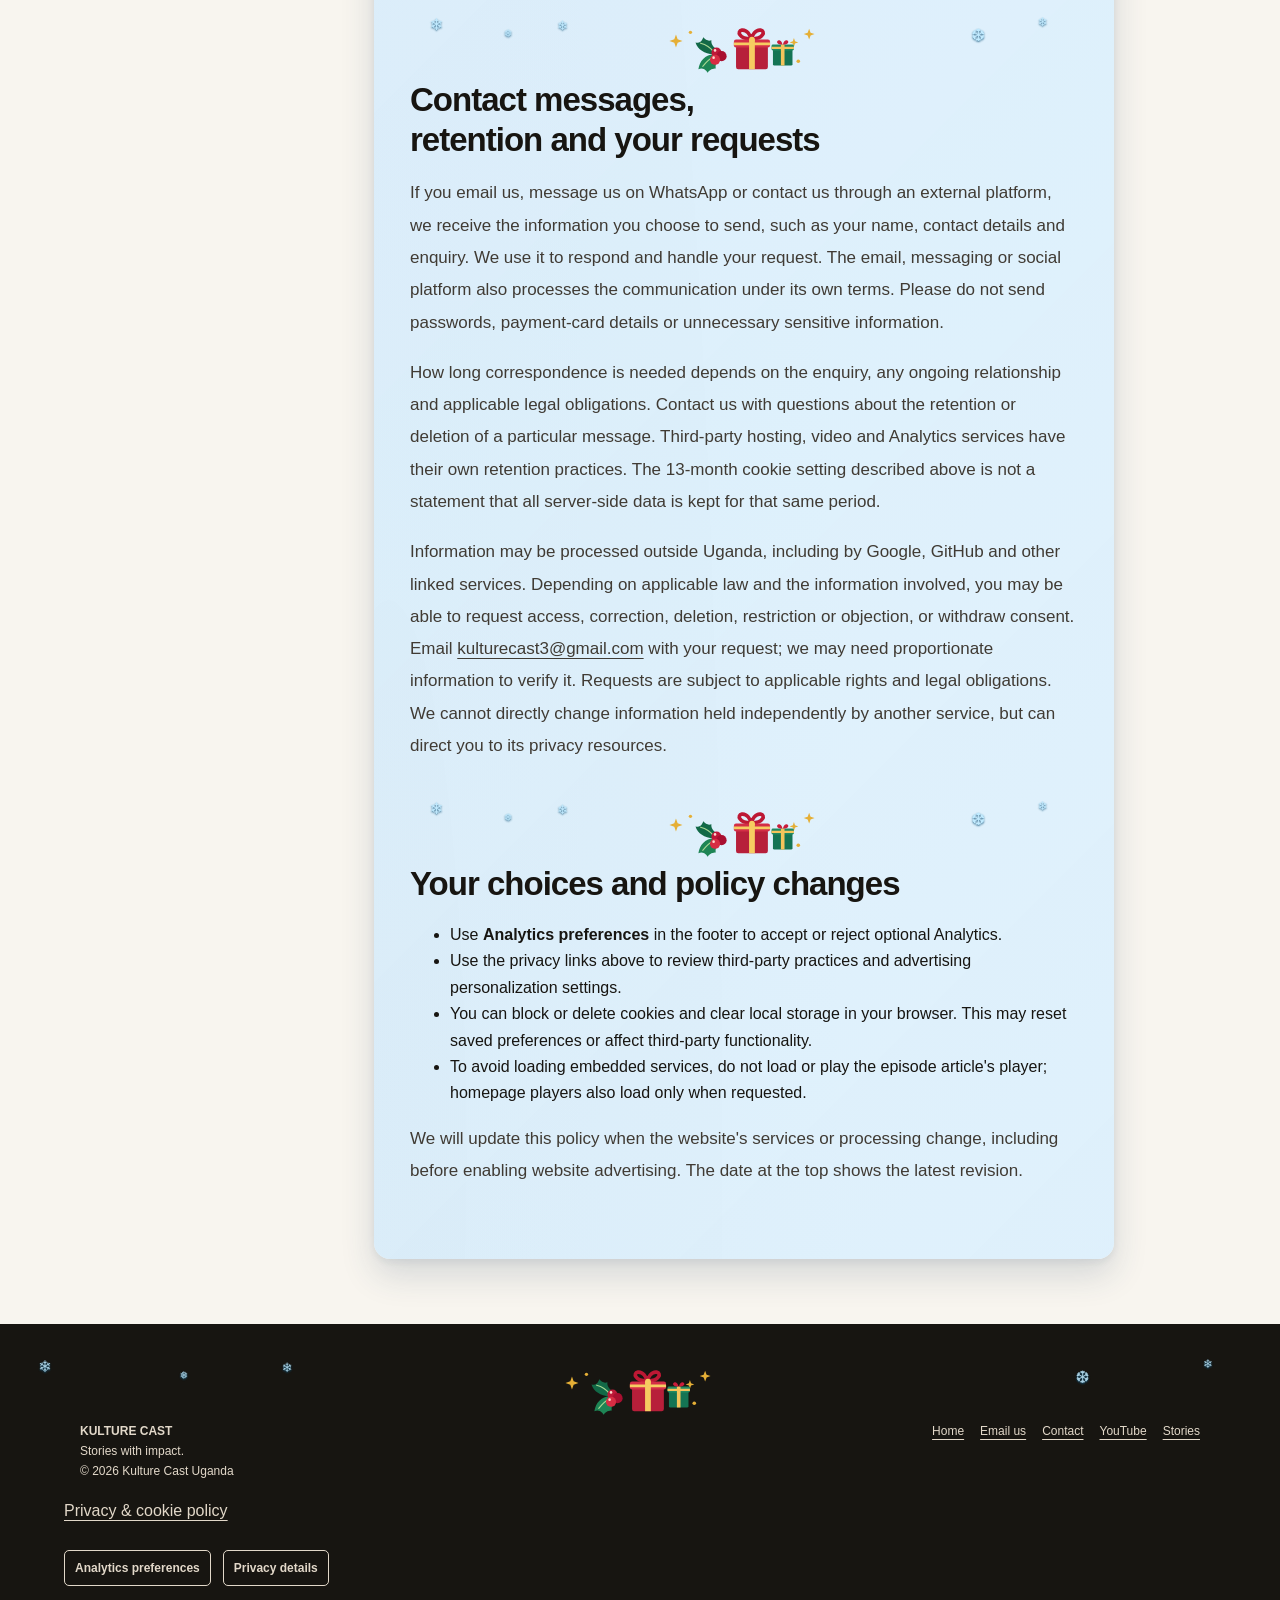
<file: privacy.html>
<!DOCTYPE html>

<html lang="en"><head><meta charset="utf-8"/><meta content="width=device-width,initial-scale=1" name="viewport"/><title>Privacy &amp; Cookie Policy | Kulture Cast</title><meta content="How Kulture Cast handles optional Analytics, cookies, YouTube embeds, contact information and possible future advertising." name="description"/><meta content="#402312" name="theme-color"/><style>
:root{--ink:#171511;--paper:#f8f5ef;--cream:#ece4d6;--orange:#b9470b;--brown:#402312;--gold:#c78119;--soft:#675c4e;--line:#d8cebd}*{box-sizing:border-box}html{scroll-behavior:smooth;scroll-padding-top:100px}body{margin:0;background:var(--paper);color:var(--ink);font-family:Arial,Helvetica,sans-serif;line-height:1.65}a{color:inherit;text-underline-offset:4px}button{font:inherit}a:focus-visible,button:focus-visible{outline:3px solid var(--orange);outline-offset:5px}.skip{position:absolute;top:-100px;left:20px;z-index:100;background:white;padding:12px}.skip:focus{top:10px}.wrap{width:min(1120px,calc(100% - 48px));margin:auto}.draft-bar{padding:8px 20px;text-align:center;background:var(--brown);color:white;font-size:12px;letter-spacing:.04em}.site-header{border-bottom:1px solid var(--line);background:var(--paper);position:sticky;top:0;z-index:5}.nav{min-height:80px;display:flex;align-items:center;justify-content:space-between;gap:20px}.brand{display:flex;align-items:center;gap:12px;font-size:16px;font-weight:900;letter-spacing:1.2px;text-decoration:none}.brand img{width:48px;height:48px;border-radius:50%;background:white;object-fit:contain}.nav-links{display:flex;gap:24px;font-size:13px;font-weight:700}.nav-links a{text-decoration:none}.eyebrow{font-size:11px;text-transform:uppercase;font-weight:800;letter-spacing:2px;color:var(--orange)}.eyebrow:before{content:'◆';font-size:10px;margin-right:10px}.hero{padding:54px 0 45px;background:linear-gradient(115deg,var(--paper) 60%,#ede3d4 60%);border-bottom:1px solid var(--line)}.breadcrumb{font-size:12px;color:var(--soft);margin-bottom:30px}.hero h1{max-width:980px;font-size:clamp(36px,5.5vw,68px);line-height:1.08;letter-spacing:-.045em;text-transform:uppercase;margin:18px 0 22px;text-wrap:balance}.hero h1 span{display:block;color:var(--orange)}.intro{font-size:18px;line-height:1.8;max-width:760px;color:#51483d}.meta{display:flex;flex-wrap:wrap;gap:10px 22px;font-size:12px;color:var(--soft);margin-top:24px}.hero-actions{display:flex;flex-wrap:wrap;gap:12px;margin:25px 0 0}.button{display:inline-flex;align-items:center;justify-content:center;background:var(--ink);color:white;border:1px solid var(--ink);padding:12px 18px;font-size:12px;font-weight:800;letter-spacing:.06em;text-transform:uppercase;text-decoration:none;cursor:pointer;min-height:46px}.button.alt{background:transparent;color:var(--ink)}.button:hover{background:var(--brown);color:white}.pattern{height:16px;background:repeating-linear-gradient(135deg,var(--brown) 0 12px,var(--gold) 12px 16px,var(--cream) 16px 20px,var(--brown) 20px 28px)}.watch{padding:40px 0 16px}.watch h2{font-size:22px;margin:0 0 16px}.player{aspect-ratio:16/9;background:var(--ink);color:var(--paper);display:flex;align-items:center;justify-content:center;position:relative;overflow:hidden;width:100%}.player-inner{text-align:center;max-width:560px;padding:24px}.play-icon{display:block;font-size:38px;color:#ecc386;line-height:1;margin-bottom:14px}.player h3{font-size:clamp(19px,2.5vw,29px);line-height:1.2;margin:12px 0 16px}.player .button{background:var(--cream);color:var(--ink)}.player iframe{width:100%;height:100%;border:0;position:absolute;inset:0}.small{font-size:12px;color:var(--soft)}.player-note{margin:10px 0 0}.article-layout{display:grid;grid-template-columns:230px minmax(0,1fr);gap:64px;padding:48px 0 65px;align-items:start}.toc{position:sticky;top:110px;border-top:3px solid var(--orange);padding-top:15px}.toc h2{font-size:11px;letter-spacing:1.5px;text-transform:uppercase;margin:0 0 15px}.toc a{display:block;font-size:13px;color:var(--soft);padding:9px 0;text-decoration:none;border-bottom:1px solid var(--line)}.toc a:hover{color:var(--orange)}article{max-width:740px;min-width:0}article section{margin:0 0 36px}article h2{font-size:clamp(25px,3vw,33px);letter-spacing:-.03em;line-height:1.2;margin:0 0 18px;text-wrap:balance}article p{font-size:17px;line-height:1.9;margin:0 0 18px;color:#403b34}.editorial-note{border-top:1px solid var(--line);padding-top:20px;font-size:13px;color:var(--soft)}.next{padding:26px;background:var(--cream);border-left:4px solid var(--orange);margin-top:28px}.next h2{font-size:25px}.next p{font-size:15px}.footer{background:var(--ink);color:#e2d8c9;padding:32px 0}.footer-row{display:flex;justify-content:space-between;gap:24px;flex-wrap:wrap;font-size:12px}.footer a{color:#e2d8c9}.footer-links{display:flex;flex-wrap:wrap;gap:16px}.footer-note{font-size:11px;color:#c0b5a5;margin-top:18px;max-width:680px}@media(max-width:760px){.wrap{width:calc(100% - 32px)}.nav{min-height:70px;gap:12px}.brand{font-size:13px;gap:8px;letter-spacing:.7px}.brand img{width:40px;height:40px}.nav-links{gap:12px;font-size:12px}.nav-links .optional{display:none}.hero{padding:30px 0;background:var(--paper)}.breadcrumb{margin-bottom:22px}.intro{font-size:16px}.article-layout{grid-template-columns:1fr;gap:30px;padding-top:30px}.toc{position:static}.toc-links{display:grid;grid-template-columns:1fr 1fr;gap:0 18px}.toc a{font-size:12px}.watch{padding-top:28px}.player-inner{padding:16px}.play-icon{font-size:28px;margin-bottom:8px}.player h3{margin:8px 0 12px}.player .button{padding:9px 12px;min-height:42px;font-size:11px}article p{font-size:16px}article section{margin-bottom:32px}.hero-actions .button{font-size:11px}.footer-row{flex-direction:column}.next{padding:21px}}@media(prefers-reduced-motion:reduce){html{scroll-behavior:auto}}
</style><link href="https://ongalogeorge8-blip.github.io/kulture-cast/privacy.html" rel="canonical"/><meta content="website" property="og:type"/><meta content="Privacy &amp; Cookie Policy | Kulture Cast" property="og:title"/><meta content="How Kulture Cast handles optional Analytics, cookies, YouTube embeds, contact information and possible future advertising." property="og:description"/><meta content="https://ongalogeorge8-blip.github.io/kulture-cast/privacy.html" property="og:url"/><meta content="Kulture Cast" property="og:site_name"/><meta content="https://ongalogeorge8-blip.github.io/kulture-cast/kulture-cast-share.png" property="og:image"/><meta content="1200" property="og:image:width"/><meta content="630" property="og:image:height"/><meta content="Official Kulture Cast Uganda logo" property="og:image:alt"/><meta content="summary_large_image" name="twitter:card"/><style>
#kc-consent[hidden],#kc-privacy[hidden]{display:none!important}
#kc-consent{position:fixed;bottom:16px;left:16px;right:16px;z-index:1000;max-width:660px;margin:auto;padding:20px;background:#fffaf2;color:#171511;border:1px solid #b99351;border-radius:12px;box-shadow:0 8px 36px #17151133;font:14px/1.5 Arial,Helvetica,sans-serif;text-align:left}
#kc-consent p{margin:0 0 12px}#kc-consent strong{display:block;margin-bottom:5px;font-size:16px}
.kc-consent-actions{display:flex;flex-wrap:wrap;gap:10px;align-items:center}
.kc-consent-button{font:700 13px/1.4 Arial,Helvetica,sans-serif;cursor:pointer;padding:10px 14px;border:1px solid #402312;border-radius:5px;background:#fffaf2;color:#402312;min-height:42px}
.kc-consent-button:focus-visible,#kc-privacy a:focus-visible{outline:3px solid #c78119;outline-offset:3px}
#kc-privacy{max-width:600px;width:calc(100% - 32px);max-height:85vh;overflow:auto;padding:24px;border:1px solid #b99351;border-radius:12px;background:#fffaf2;color:#171511;font:15px/1.6 Arial,Helvetica,sans-serif}
#kc-privacy::backdrop{background:#17151199}#kc-privacy h2{font-size:24px;margin:0 0 14px}#kc-privacy a{text-decoration:underline}
.kc-privacy-footer{max-width:1200px;margin:16px auto 0;padding:0 24px 10px;display:flex;flex-wrap:wrap;gap:12px}
.kc-privacy-footer .kc-consent-button{background:transparent;color:inherit;border-color:currentColor;font-size:12px;min-height:36px;padding:6px 10px}
@media(max-width:400px){#kc-consent{left:8px;right:8px;bottom:8px;padding:16px}.kc-consent-actions{gap:8px}}
</style><style id="kc-editorial-style">.kc-stories{background:#ece4d6;scroll-margin-top:100px}.kc-stories-grid{display:grid;grid-template-columns:repeat(3,minmax(0,1fr));gap:20px}.kc-story{display:flex;flex-direction:column;border:1px solid #cbbda7;background:#f8f5ef;min-width:0}.kc-story-top{background:#402312;color:#edbf7a;padding:22px 24px;border-top:5px solid #c78119;display:flex;align-items:center;justify-content:space-between;gap:16px}.kc-story-top strong{font-size:40px;line-height:1}.kc-story-top span{font-size:11px;letter-spacing:1px;text-transform:uppercase;max-width:18ch}.kc-story-copy{padding:24px;display:flex;flex-direction:column;flex:1}.kc-story h3{font-size:25px;line-height:1.15;letter-spacing:-.6px;margin:10px 0 14px;text-transform:none}.kc-story h3 a{text-decoration:none}.kc-story p{font-size:14px;line-height:1.75;color:#51483d;margin:0 0 18px}.kc-story .kc-story-link{font-size:13px;font-weight:800;margin-top:auto;text-decoration:underline;text-underline-offset:4px}.kc-story .kc-story-meta{font-size:11px;color:#675c4e;margin:0 0 10px}.kc-story h3 a:hover,.kc-story-link:hover{color:#b9470b}.kc-stories-action{margin-top:26px}.kc-related{border-top:1px solid #d8cebd;margin-top:32px;padding-top:24px}.kc-related h2{font-size:24px;line-height:1.25}.kc-related ul{padding-left:20px}.kc-related li{margin:12px 0}.kc-related a{font-weight:700}.kc-mobile-menu{display:none;position:relative}.kc-mobile-menu summary{list-style:none;cursor:pointer;padding:10px 12px;border:1px solid #73685a;font-size:12px;font-weight:800;min-height:44px;display:flex;align-items:center;gap:8px}.kc-mobile-menu summary::after{content:'☰';font-size:16px}.kc-mobile-menu summary::-webkit-details-marker{display:none}.kc-mobile-menu[open] summary::after{content:'×'}.kc-mobile-menu .kc-menu-panel{position:absolute;right:0;top:calc(100% + 8px);min-width:220px;max-width:calc(100vw - 44px);padding:10px;background:#f8f5ef;border:1px solid #cbbda7;box-shadow:0 8px 24px #0002;z-index:100;display:flex;flex-direction:column}.kc-menu-panel a{display:block;padding:11px 12px;font-size:14px;font-weight:700;text-decoration:none;color:#171511}.kc-menu-panel a:hover{background:#ece4d6}.kc-mobile-menu summary:focus-visible,.kc-menu-panel a:focus-visible,.kc-story a:focus-visible{outline:3px solid #b9470b;outline-offset:3px}.kc-byline a{color:inherit}.kc-video-placeholder{width:100%;height:100%;position:absolute;inset:0;display:flex;align-items:center;justify-content:center;flex-direction:column;gap:10px;padding:20px;text-align:center;background:#171511;color:#f8f5ef}.kc-load-video{font:inherit;font-weight:800;font-size:13px;cursor:pointer;border:1px solid #edbf7a;background:#ece4d6;color:#171511;padding:14px 18px;min-height:48px}.kc-load-video:focus-visible{outline:3px solid #c78119;outline-offset:4px}.kc-video-placeholder p{color:#e7ddcb;font-size:12px;margin:0}.kc-video-placeholder .kc-play{font-size:30px;color:#edbf7a}.kc-video-tools button:disabled{opacity:.55;cursor:default}
@media(max-width:1100px){header .links{display:none}.kc-mobile-menu{display:block}}
@media(max-width:760px){.kc-stories-grid{grid-template-columns:1fr}.nav .nav-links{display:none}.kc-story h3{font-size:24px}.kc-stories{padding:58px 0}.kc-mobile-menu{display:block}.kc-video-placeholder{padding:12px;gap:6px}.kc-video-placeholder .kc-play{font-size:23px}}
@media(max-width:620px){header nav>.btn{display:none}.nav,.wrap.nav{gap:10px}.kc-mobile-menu summary{padding:8px 10px}.kc-byline{font-size:12px}}</style><link rel="stylesheet" href="glass.css"/><link rel="stylesheet" href="festive-2026.css?v=1"/><link rel="stylesheet" href="festive-celebration-2026.css?v=decorations-2026"/>
</head><body><a class="skip" href="#article">Skip to privacy policy</a><header class="site-header"><nav aria-label="Main navigation" class="wrap nav"><a class="brand" href="https://ongalogeorge8-blip.github.io/kulture-cast/"><img alt="Kulture Cast logo" height="48" src="kulture-cast-official-logo.svg" width="48"/>KULTURE CAST</a><div class="nav-links"><a href="stories.html">Stories</a><a href="https://ongalogeorge8-blip.github.io/kulture-cast/#episodes">Episodes</a><a href="https://ongalogeorge8-blip.github.io/kulture-cast/#contact">Contact</a></div><details class="kc-mobile-menu"><summary>Menu</summary><div class="kc-menu-panel"><a href="stories.html">Stories</a><a href="https://ongalogeorge8-blip.github.io/kulture-cast/#updates">Latest video</a><a href="https://ongalogeorge8-blip.github.io/kulture-cast/#episodes">Episodes</a><a href="https://ongalogeorge8-blip.github.io/kulture-cast/#about">About</a><a href="https://ongalogeorge8-blip.github.io/kulture-cast/#services">Services</a><a href="https://ongalogeorge8-blip.github.io/kulture-cast/#contact">Contact</a></div></details></nav></header><main><div class="hero"><div class="kc-holiday-ornaments" aria-hidden="true"></div><div class="wrap"><div class="breadcrumb"><a href="./">Home</a> / Privacy</div><div class="eyebrow">Your information, your choices</div><h1>Privacy &amp;<span>cookie policy</span></h1><p class="intro">What this website uses today, what you can control, and what would change if we introduce advertising.</p><div class="meta"><span>Last updated: 18 November 2026</span></div></div></div><div aria-hidden="true" class="pattern"></div><div class="wrap article-layout"><aside aria-label="Privacy policy contents" class="toc"><h2>In this policy</h2><div class="toc-links"><a href="#overview">Who we are and what this covers</a><a href="#hosting">Website hosting and basic access</a><a href="#analytics">Optional Google Analytics</a><a href="#videos">YouTube, social links and other services</a><a href="#advertising">Advertising: possible future use</a><a href="#consent">Regional advertising consent</a><a href="#contact">Contact messages, retention and your requests</a><a href="#choices">Your choices and policy changes</a></div></aside><article aria-label="Privacy and cookie policy" id="article"><section id="overview"><div class="kc-snow-drift" aria-hidden="true"><span>❄</span><span>❅</span><span>❄</span><span>❆</span><span>❄</span></div><h2>Who we are and what this covers</h2><p>Kulture Cast Uganda publishes interviews, stories and information about its media services. This policy explains how this website handles information, cookies and third-party services. For privacy questions, contact <a href="mailto:kulturecast3@gmail.com">kulturecast3@gmail.com</a>.</p><p><strong>Current status:</strong> the website uses optional, consent-gated Google Analytics and embedded YouTube videos. No website advertising service is currently enabled. The advertising section below describes possible future use, not ads currently running on this site.</p></section><section id="hosting"><div class="kc-snow-drift" aria-hidden="true"><span>❄</span><span>❅</span><span>❄</span><span>❆</span><span>❄</span></div><h2>Website hosting and basic access</h2><p>The site is hosted on GitHub Pages. When you request a page or asset, GitHub and its infrastructure providers may process technical information such as your IP address and request details to deliver, secure and operate the service. These hosting requests are separate from our optional Analytics and are not switched off by rejecting Analytics.</p><p>See the <a href="https://docs.github.com/en/site-policy/privacy-policies/github-general-privacy-statement" rel="noopener noreferrer" target="_blank">GitHub General Privacy Statement</a> for its processing and retention practices.</p></section><section id="analytics"><div class="kc-snow-drift" aria-hidden="true"><span>❄</span><span>❅</span><span>❄</span><span>❆</span><span>❄</span></div><h2>Optional Google Analytics</h2><p>Google Analytics is not loaded by our tracking setup until you select <strong>Accept analytics</strong>, or if this browser has previously saved an acceptance. It helps us understand visits, pages viewed, approximate country or location, device/browser characteristics, referring websites, approved sharing-source labels, contact-link clicks, social-link clicks, video-player loads and actual video starts. Contact clicks are not confirmed bookings or enquiries. Requests to Google may also disclose technical information such as your IP address.</p><p>Analytics uses first-party cookies such as <code>_ga</code> and related property cookies to distinguish visits. Our configuration sets a maximum cookie lifetime of 13 months. Google signals and Analytics advertising personalization are disabled. We do not intentionally send names, email addresses or contact-message contents to Analytics. Our tracking setup excludes query strings and fragments from the reported page address and sends only the referring website's origin, not its full path. Custom action events use fixed method, placement, platform and video labels, not contact addresses, phone numbers, message contents or full link destinations. Sharing-source labels are restricted to approved, non-personal values; arbitrary campaign values are ignored. Video-player loads are distinct from actual playback starts; a video start is counted at most once per video per page view.</p><p>Your choice is stored in this browser's local storage under <code>kc_analytics_consent_v2</code>. This preference is separate from Analytics cookies. Rejecting Analytics leaves our content available. Use <strong>Analytics preferences</strong> in the footer to change your choice at any time. Changes apply across open tabs of this site. If you reject after accepting, our code disables future Analytics tracking and removes accessible Analytics cookies. The updated action-tracking notice asks for a fresh choice, so an older acceptance does not enable these events automatically. It does not undo processing already completed or automatically erase data held by Google. Clearing browser storage or using another browser may cause us to ask again.</p><p>Learn more in <a href="https://policies.google.com/privacy" rel="noopener noreferrer" target="_blank">Google's Privacy Policy</a> and <a href="https://policies.google.com/technologies/partner-sites" rel="noopener noreferrer" target="_blank">how Google uses information from partner sites</a>.</p></section><section id="videos"><div class="kc-snow-drift" aria-hidden="true"><span>❄</span><span>❅</span><span>❄</span><span>❆</span><span>❄</span></div><h2>YouTube, social links and other services</h2><p>YouTube video embeds are separate from Analytics. Players on the homepage and episode story pages are not loaded until you choose to load one. Loading a player connects to YouTube even if you reject Analytics. These embeds use YouTube's privacy-enhanced youtube-nocookie.com domain, which does not mean that no information is transmitted or that all third-party processing is prevented.</p><p>Loading a player, playing a video or opening a YouTube, social-media or WhatsApp link may share your IP address, browser information and activity with that service. Cookies or similar technologies may be used under its policies. External sites control their own data practices. See <a href="https://policies.google.com/privacy" rel="noopener noreferrer" target="_blank">Google/YouTube's privacy information</a>, <a href="https://privacycenter.instagram.com/policy/" rel="noopener noreferrer" target="_blank">Instagram's privacy information</a>, <a href="https://www.tiktok.com/legal/page/row/privacy-policy/en" rel="noopener noreferrer" target="_blank">TikTok's privacy policy</a>, <a href="https://x.com/en/privacy" rel="noopener noreferrer" target="_blank">X's privacy policy</a> and <a href="https://www.whatsapp.com/legal/privacy-policy" rel="noopener noreferrer" target="_blank">WhatsApp's privacy policy</a>.</p></section><section id="advertising"><div class="kc-snow-drift" aria-hidden="true"><span>❄</span><span>❅</span><span>❄</span><span>❆</span><span>❄</span></div><h2>Advertising: possible future use</h2><p><strong>Google AdSense and other website ad services are not currently enabled on this site.</strong> Updating this policy does not activate ads or indicate that Google has approved this website for AdSense. Ads or cookies inside a YouTube player are controlled by YouTube and are separate from Kulture Cast serving website ads.</p><p>If we introduce Google AdSense, third-party vendors, including Google, may use cookies or similar technologies to serve ads based on your previous visits to this website or other websites. Google's advertising cookies enable Google and its partners to serve ads based on visits to our site and/or other sites on the Internet. Ad requests can involve technical data such as IP address, browser/device information, page information and cookie or other identifiers, for ad delivery, measurement, fraud prevention and, where permitted, personalization.</p><p>Personalized ads can use earlier activity and inferred interests. Non-personalized ads use contextual information rather than a past-behaviour ad profile, but may still use cookies or identifiers for frequency capping and aggregated reporting. Non-personalized does not mean cookie-free or exempt from legally required consent.</p><p>You can manage Google's personalized advertising through <a href="https://myadcenter.google.com/" rel="noopener noreferrer" target="_blank">Google My Ad Center</a>. For participating third-party vendors, visit <a href="https://optout.aboutads.info/" rel="noopener noreferrer" target="_blank">Digital Advertising Alliance choices</a>. These choices do not necessarily stop all ads or all cookies, and may depend on your browser, device, region or Google account. For Google's advertising practices, see <a href="https://policies.google.com/technologies/ads" rel="noopener noreferrer" target="_blank">Google advertising technologies</a>.</p><p>If additional ad vendors or networks are introduced, we will identify them and provide relevant privacy and choice links in this policy and/or the advertising consent interface before enabling their processing.</p></section><section id="consent"><div class="kc-snow-drift" aria-hidden="true"><span>❄</span><span>❅</span><span>❄</span><span>❆</span><span>❄</span></div><h2>Regional advertising consent</h2><p>The existing <strong>Accept analytics</strong> and <strong>Reject analytics</strong> controls apply to Analytics only. They do not collect permission for advertising and are not a Google-certified advertising consent management platform.</p><p>Before introducing advertising, we will implement the necessary disclosures and consent controls for the service and visitors' locations. Google's rules require a Google-certified consent management platform integrated with the IAB Transparency and Consent Framework when serving personalized ads to visitors in the European Economic Area, the United Kingdom or Switzerland. Consent to cookies and personal-data use will be requested where required; choosing non-personalized ads does not remove all cookie-consent obligations.</p><p>When an advertising consent interface is introduced, it must let visitors review the relevant purposes and providers and change or withdraw applicable choices. No such advertising consent interface is currently active because website ads are not enabled.</p></section><section id="contact"><div class="kc-snow-drift" aria-hidden="true"><span>❄</span><span>❅</span><span>❄</span><span>❆</span><span>❄</span></div><h2>Contact messages, retention and your requests</h2><p>If you email us, message us on WhatsApp or contact us through an external platform, we receive the information you choose to send, such as your name, contact details and enquiry. We use it to respond and handle your request. The email, messaging or social platform also processes the communication under its own terms. Please do not send passwords, payment-card details or unnecessary sensitive information.</p><p>How long correspondence is needed depends on the enquiry, any ongoing relationship and applicable legal obligations. Contact us with questions about the retention or deletion of a particular message. Third-party hosting, video and Analytics services have their own retention practices. The 13-month cookie setting described above is not a statement that all server-side data is kept for that same period.</p><p>Information may be processed outside Uganda, including by Google, GitHub and other linked services. Depending on applicable law and the information involved, you may be able to request access, correction, deletion, restriction or objection, or withdraw consent. Email <a href="mailto:kulturecast3@gmail.com">kulturecast3@gmail.com</a> with your request; we may need proportionate information to verify it. Requests are subject to applicable rights and legal obligations. We cannot directly change information held independently by another service, but can direct you to its privacy resources.</p></section><section id="choices"><div class="kc-snow-drift" aria-hidden="true"><span>❄</span><span>❅</span><span>❄</span><span>❆</span><span>❄</span></div><h2>Your choices and policy changes</h2><ul><li>Use <strong>Analytics preferences</strong> in the footer to accept or reject optional Analytics.</li><li>Use the privacy links above to review third-party practices and advertising personalization settings.</li><li>You can block or delete cookies and clear local storage in your browser. This may reset saved preferences or affect third-party functionality.</li><li>To avoid loading embedded services, do not load or play the episode article's player; homepage players also load only when requested.</li></ul><p>We will update this policy when the website's services or processing change, including before enabling website advertising. The date at the top shows the latest revision.</p></section></article></div></main><footer class="footer"><div class="kc-snow-drift" aria-hidden="true"><span>❄</span><span>❅</span><span>❄</span><span>❆</span><span>❄</span></div><div class="wrap"><div class="footer-row"><div><strong>KULTURE CAST</strong><br/>Stories with impact.<br/>© 2026 Kulture Cast Uganda</div><div class="footer-links"><a href="https://ongalogeorge8-blip.github.io/kulture-cast/">Home</a><a href="mailto:kulturecast3@gmail.com">Email us</a><a href="https://ongalogeorge8-blip.github.io/kulture-cast/#contact">Contact</a><a href="https://www.youtube.com/@kulturecast">YouTube</a><a href="stories.html">Stories</a></div></div></div><div class="kc-privacy-footer"><a href="privacy.html">Privacy &amp; cookie policy</a></div></footer><section aria-label="Optional visitor analytics" hidden="" id="kc-consent">
<strong>Help us improve Kulture Cast</strong>
<p>May we use Google Analytics cookies to understand visits, pages viewed, devices, contact-link clicks and video starts? Google processes this data, potentially outside your country. It's optional: the website works the same if you reject. Analytics choices do not enable advertising. <a href="privacy.html">Privacy &amp; cookie policy</a>.</p>
<div class="kc-consent-actions"><button class="kc-consent-button" id="kc-accept" type="button">Accept analytics</button><button class="kc-consent-button" id="kc-reject" type="button">Reject analytics</button><button class="kc-consent-button" data-kc-privacy="" type="button">Privacy details</button></div>
</section><dialog aria-labelledby="kc-privacy-title" id="kc-privacy">
<h2 id="kc-privacy-title">Privacy, cookies and your choices</h2>
<p><strong>Optional Analytics.</strong> Google Analytics runs only after you choose Accept analytics. It helps us measure visits, pages viewed, approximate location, device type, referring websites, approved sharing-source labels, contact-link clicks, social-link clicks, video-player loads and actual video starts. A contact click is not a confirmed booking. Google may process this information outside your country.</p>
<p>Analytics uses first-party cookies such as <code>_ga</code>, configured for a maximum lifetime of 13 months. Google signals and Analytics advertising personalization are disabled. Our tracking setup excludes query strings and fragments from the page address and sends only the referring site's origin. Custom action events use fixed method, placement, platform and video labels, not contact addresses, phone numbers, message contents or link destinations. Only approved, non-personal campaign labels are accepted. We do not intentionally send names, email addresses or message contents to Analytics.</p>
<p>Your Analytics choice is saved in this browser's local storage. Rejecting does not prevent access. Use Analytics preferences in the footer to change your choice. Changes apply across open tabs of this site. Rejecting later stops future Analytics tracking and removes accessible Analytics cookies; it does not erase data already sent to Google.</p>
<p><strong>No website ad service is currently enabled.</strong> If Google AdSense is introduced, Google and any participating ad vendors may use cookies or similar technologies to serve, measure and, with the necessary consent, personalize ads based on visits to this and other websites. Non-personalized ads may still use cookies. This Analytics notice is not advertising consent.</p>
<p>YouTube players on the homepage and episode stories load only when you request them. Loading a player connects to YouTube independently of your Analytics choice. External platforms and our website host process information under their own policies.</p>
<p><a href="privacy.html">Read the full privacy and cookie policy</a> for hosting, contact messages, possible advertising, regional consent requirements, opt-out links and privacy requests.</p>
<button class="kc-consent-button" id="kc-privacy-close" type="button">Close privacy details</button>
</dialog><script src="tracking.js"></script><script id="kc-navigation">(function(){document.querySelectorAll('.kc-mobile-menu').forEach(function(m){m.querySelectorAll('a').forEach(function(a){a.addEventListener('click',function(){m.open=false;});});document.addEventListener('keydown',function(e){if(e.key==='Escape'&&m.open){m.open=false;m.querySelector('summary').focus();}});document.addEventListener('click',function(e){if(m.open&&!m.contains(e.target))m.open=false;});});})();</script></body></html>
</file>
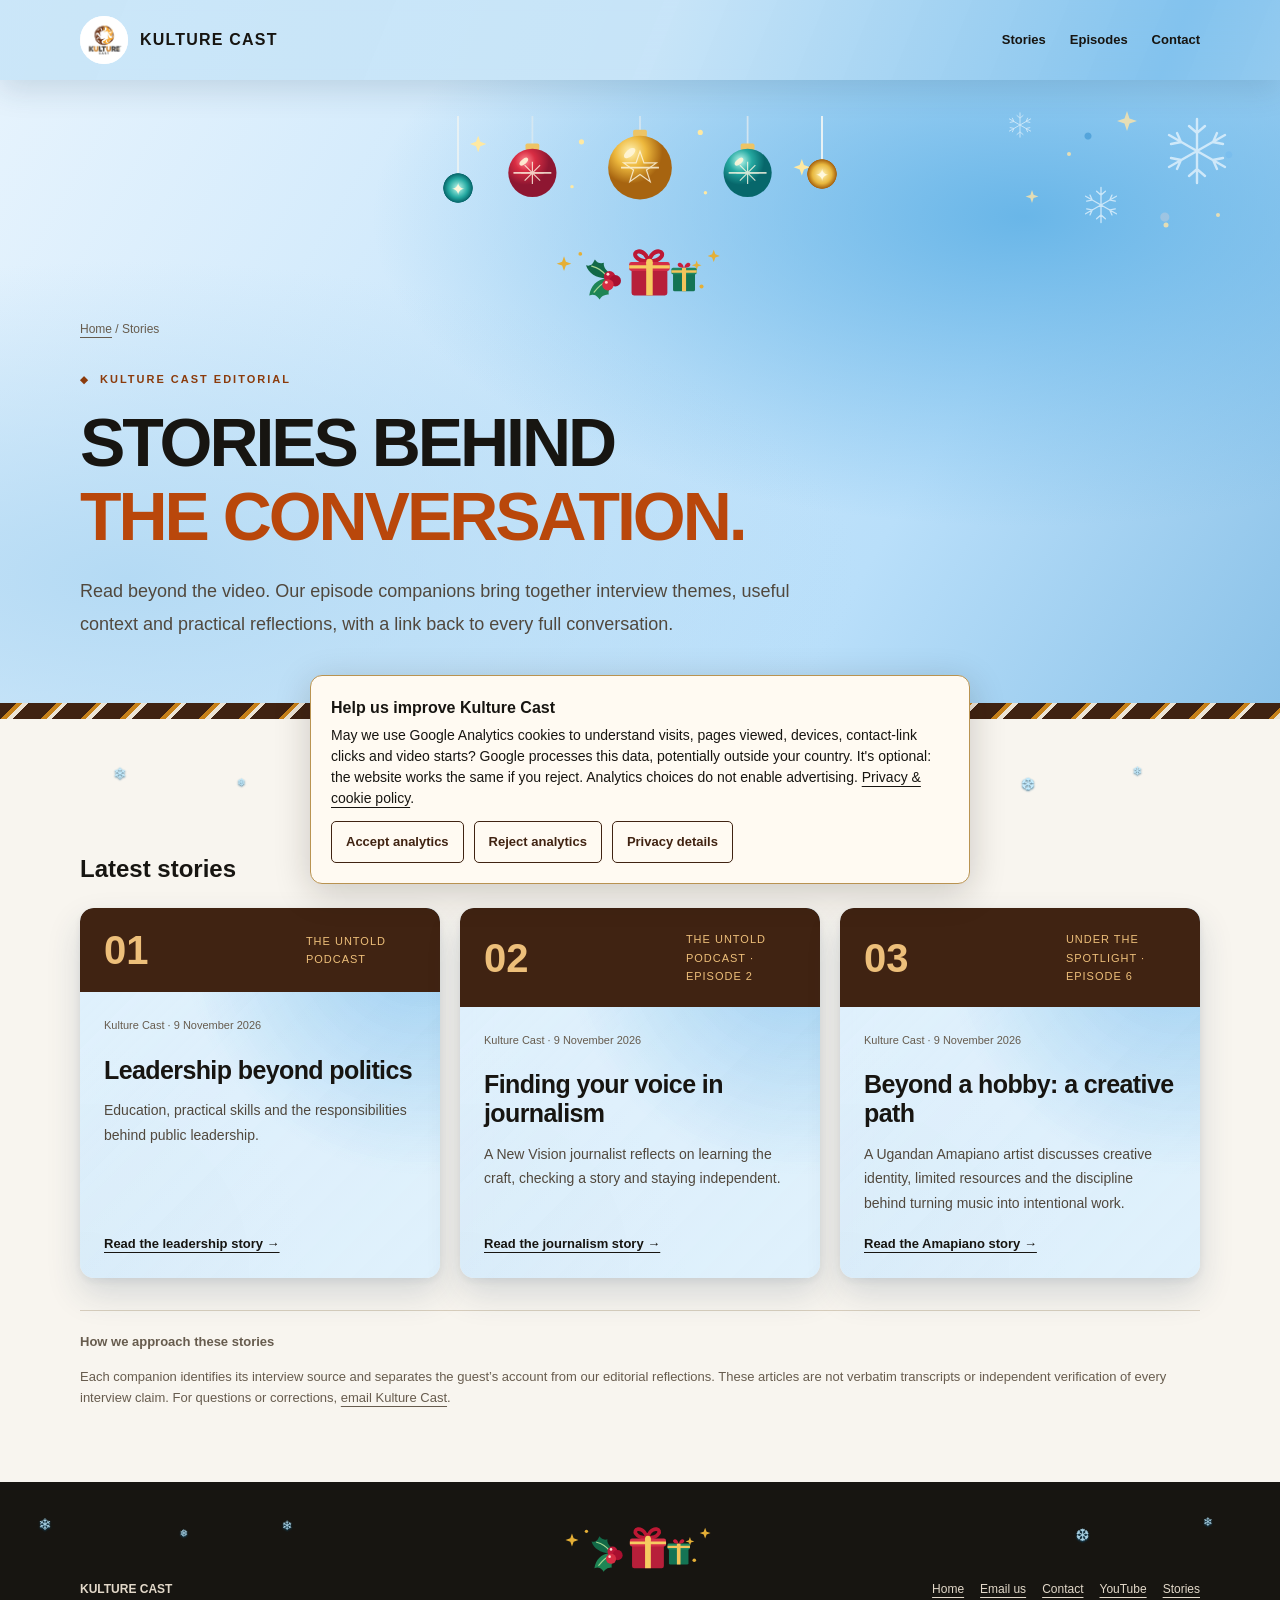
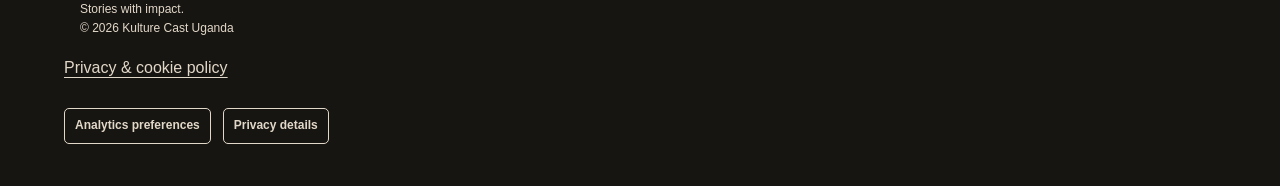
<file: stories.html>
<!DOCTYPE html>

<html lang="en"><head><meta charset="utf-8"/><meta content="width=device-width,initial-scale=1" name="viewport"/><title>Stories &amp; Episode Takeaways | Kulture Cast Uganda</title><meta content="Original Kulture Cast stories on leadership, journalism and music, with interview sources, thoughtful context and practical takeaways." name="description"/><meta content="#402312" name="theme-color"/><style>
:root{--ink:#171511;--paper:#f8f5ef;--cream:#ece4d6;--orange:#b9470b;--brown:#402312;--gold:#c78119;--soft:#675c4e;--line:#d8cebd}*{box-sizing:border-box}html{scroll-behavior:smooth;scroll-padding-top:100px}body{margin:0;background:var(--paper);color:var(--ink);font-family:Arial,Helvetica,sans-serif;line-height:1.65}a{color:inherit;text-underline-offset:4px}button{font:inherit}a:focus-visible,button:focus-visible{outline:3px solid var(--orange);outline-offset:5px}.skip{position:absolute;top:-100px;left:20px;z-index:100;background:white;padding:12px}.skip:focus{top:10px}.wrap{width:min(1120px,calc(100% - 48px));margin:auto}.draft-bar{padding:8px 20px;text-align:center;background:var(--brown);color:white;font-size:12px;letter-spacing:.04em}.site-header{border-bottom:1px solid var(--line);background:var(--paper);position:sticky;top:0;z-index:5}.nav{min-height:80px;display:flex;align-items:center;justify-content:space-between;gap:20px}.brand{display:flex;align-items:center;gap:12px;font-size:16px;font-weight:900;letter-spacing:1.2px;text-decoration:none}.brand img{width:48px;height:48px;border-radius:50%;background:white;object-fit:contain}.nav-links{display:flex;gap:24px;font-size:13px;font-weight:700}.nav-links a{text-decoration:none}.eyebrow{font-size:11px;text-transform:uppercase;font-weight:800;letter-spacing:2px;color:var(--orange)}.eyebrow:before{content:'◆';font-size:10px;margin-right:10px}.hero{padding:54px 0 45px;background:linear-gradient(115deg,var(--paper) 60%,#ede3d4 60%);border-bottom:1px solid var(--line)}.breadcrumb{font-size:12px;color:var(--soft);margin-bottom:30px}.hero h1{max-width:980px;font-size:clamp(36px,5.5vw,68px);line-height:1.08;letter-spacing:-.045em;text-transform:uppercase;margin:18px 0 22px;text-wrap:balance}.hero h1 span{display:block;color:var(--orange)}.intro{font-size:18px;line-height:1.8;max-width:760px;color:#51483d}.meta{display:flex;flex-wrap:wrap;gap:10px 22px;font-size:12px;color:var(--soft);margin-top:24px}.hero-actions{display:flex;flex-wrap:wrap;gap:12px;margin:25px 0 0}.button{display:inline-flex;align-items:center;justify-content:center;background:var(--ink);color:white;border:1px solid var(--ink);padding:12px 18px;font-size:12px;font-weight:800;letter-spacing:.06em;text-transform:uppercase;text-decoration:none;cursor:pointer;min-height:46px}.button.alt{background:transparent;color:var(--ink)}.button:hover{background:var(--brown);color:white}.pattern{height:16px;background:repeating-linear-gradient(135deg,var(--brown) 0 12px,var(--gold) 12px 16px,var(--cream) 16px 20px,var(--brown) 20px 28px)}.watch{padding:40px 0 16px}.watch h2{font-size:22px;margin:0 0 16px}.player{aspect-ratio:16/9;background:var(--ink);color:var(--paper);display:flex;align-items:center;justify-content:center;position:relative;overflow:hidden;width:100%}.player-inner{text-align:center;max-width:560px;padding:24px}.play-icon{display:block;font-size:38px;color:#ecc386;line-height:1;margin-bottom:14px}.player h3{font-size:clamp(19px,2.5vw,29px);line-height:1.2;margin:12px 0 16px}.player .button{background:var(--cream);color:var(--ink)}.player iframe{width:100%;height:100%;border:0;position:absolute;inset:0}.small{font-size:12px;color:var(--soft)}.player-note{margin:10px 0 0}.article-layout{display:grid;grid-template-columns:230px minmax(0,1fr);gap:64px;padding:48px 0 65px;align-items:start}.toc{position:sticky;top:110px;border-top:3px solid var(--orange);padding-top:15px}.toc h2{font-size:11px;letter-spacing:1.5px;text-transform:uppercase;margin:0 0 15px}.toc a{display:block;font-size:13px;color:var(--soft);padding:9px 0;text-decoration:none;border-bottom:1px solid var(--line)}.toc a:hover{color:var(--orange)}article{max-width:740px;min-width:0}article section{margin:0 0 36px}article h2{font-size:clamp(25px,3vw,33px);letter-spacing:-.03em;line-height:1.2;margin:0 0 18px;text-wrap:balance}article p{font-size:17px;line-height:1.9;margin:0 0 18px;color:#403b34}.editorial-note{border-top:1px solid var(--line);padding-top:20px;font-size:13px;color:var(--soft)}.next{padding:26px;background:var(--cream);border-left:4px solid var(--orange);margin-top:28px}.next h2{font-size:25px}.next p{font-size:15px}.footer{background:var(--ink);color:#e2d8c9;padding:32px 0}.footer-row{display:flex;justify-content:space-between;gap:24px;flex-wrap:wrap;font-size:12px}.footer a{color:#e2d8c9}.footer-links{display:flex;flex-wrap:wrap;gap:16px}.footer-note{font-size:11px;color:#c0b5a5;margin-top:18px;max-width:680px}@media(max-width:760px){.wrap{width:calc(100% - 32px)}.nav{min-height:70px;gap:12px}.brand{font-size:13px;gap:8px;letter-spacing:.7px}.brand img{width:40px;height:40px}.nav-links{gap:12px;font-size:12px}.nav-links .optional{display:none}.hero{padding:30px 0;background:var(--paper)}.breadcrumb{margin-bottom:22px}.intro{font-size:16px}.article-layout{grid-template-columns:1fr;gap:30px;padding-top:30px}.toc{position:static}.toc-links{display:grid;grid-template-columns:1fr 1fr;gap:0 18px}.toc a{font-size:12px}.watch{padding-top:28px}.player-inner{padding:16px}.play-icon{font-size:28px;margin-bottom:8px}.player h3{margin:8px 0 12px}.player .button{padding:9px 12px;min-height:42px;font-size:11px}article p{font-size:16px}article section{margin-bottom:32px}.hero-actions .button{font-size:11px}.footer-row{flex-direction:column}.next{padding:21px}}@media(prefers-reduced-motion:reduce){html{scroll-behavior:auto}}
</style><link href="https://ongalogeorge8-blip.github.io/kulture-cast/stories.html" rel="canonical"/><meta content="website" property="og:type"/><meta content="Stories &amp; Episode Takeaways | Kulture Cast" property="og:title"/><meta content="Original companions to Kulture Cast interviews on leadership, journalism and music." property="og:description"/><meta content="https://ongalogeorge8-blip.github.io/kulture-cast/stories.html" property="og:url"/><meta content="Kulture Cast" property="og:site_name"/><meta content="https://ongalogeorge8-blip.github.io/kulture-cast/kulture-cast-share.png" property="og:image"/><meta content="1200" property="og:image:width"/><meta content="630" property="og:image:height"/><meta content="Official Kulture Cast Uganda logo" property="og:image:alt"/><meta content="summary_large_image" name="twitter:card"/><style>
#kc-consent[hidden],#kc-privacy[hidden]{display:none!important}
#kc-consent{position:fixed;bottom:16px;left:16px;right:16px;z-index:1000;max-width:660px;margin:auto;padding:20px;background:#fffaf2;color:#171511;border:1px solid #b99351;border-radius:12px;box-shadow:0 8px 36px #17151133;font:14px/1.5 Arial,Helvetica,sans-serif;text-align:left}
#kc-consent p{margin:0 0 12px}#kc-consent strong{display:block;margin-bottom:5px;font-size:16px}
.kc-consent-actions{display:flex;flex-wrap:wrap;gap:10px;align-items:center}
.kc-consent-button{font:700 13px/1.4 Arial,Helvetica,sans-serif;cursor:pointer;padding:10px 14px;border:1px solid #402312;border-radius:5px;background:#fffaf2;color:#402312;min-height:42px}
.kc-consent-button:focus-visible,#kc-privacy a:focus-visible{outline:3px solid #c78119;outline-offset:3px}
#kc-privacy{max-width:600px;width:calc(100% - 32px);max-height:85vh;overflow:auto;padding:24px;border:1px solid #b99351;border-radius:12px;background:#fffaf2;color:#171511;font:15px/1.6 Arial,Helvetica,sans-serif}
#kc-privacy::backdrop{background:#17151199}#kc-privacy h2{font-size:24px;margin:0 0 14px}#kc-privacy a{text-decoration:underline}
.kc-privacy-footer{max-width:1200px;margin:16px auto 0;padding:0 24px 10px;display:flex;flex-wrap:wrap;gap:12px}
.kc-privacy-footer .kc-consent-button{background:transparent;color:inherit;border-color:currentColor;font-size:12px;min-height:36px;padding:6px 10px}
@media(max-width:400px){#kc-consent{left:8px;right:8px;bottom:8px;padding:16px}.kc-consent-actions{gap:8px}}
</style><style id="kc-editorial-style">.kc-stories{background:#ece4d6;scroll-margin-top:100px}.kc-stories-grid{display:grid;grid-template-columns:repeat(3,minmax(0,1fr));gap:20px}.kc-story{display:flex;flex-direction:column;border:1px solid #cbbda7;background:#f8f5ef;min-width:0}.kc-story-top{background:#402312;color:#edbf7a;padding:22px 24px;border-top:5px solid #c78119;display:flex;align-items:center;justify-content:space-between;gap:16px}.kc-story-top strong{font-size:40px;line-height:1}.kc-story-top span{font-size:11px;letter-spacing:1px;text-transform:uppercase;max-width:18ch}.kc-story-copy{padding:24px;display:flex;flex-direction:column;flex:1}.kc-story h3{font-size:25px;line-height:1.15;letter-spacing:-.6px;margin:10px 0 14px;text-transform:none}.kc-story h3 a{text-decoration:none}.kc-story p{font-size:14px;line-height:1.75;color:#51483d;margin:0 0 18px}.kc-story .kc-story-link{font-size:13px;font-weight:800;margin-top:auto;text-decoration:underline;text-underline-offset:4px}.kc-story .kc-story-meta{font-size:11px;color:#675c4e;margin:0 0 10px}.kc-story h3 a:hover,.kc-story-link:hover{color:#b9470b}.kc-stories-action{margin-top:26px}.kc-related{border-top:1px solid #d8cebd;margin-top:32px;padding-top:24px}.kc-related h2{font-size:24px;line-height:1.25}.kc-related ul{padding-left:20px}.kc-related li{margin:12px 0}.kc-related a{font-weight:700}.kc-mobile-menu{display:none;position:relative}.kc-mobile-menu summary{list-style:none;cursor:pointer;padding:10px 12px;border:1px solid #73685a;font-size:12px;font-weight:800;min-height:44px;display:flex;align-items:center;gap:8px}.kc-mobile-menu summary::after{content:'☰';font-size:16px}.kc-mobile-menu summary::-webkit-details-marker{display:none}.kc-mobile-menu[open] summary::after{content:'×'}.kc-mobile-menu .kc-menu-panel{position:absolute;right:0;top:calc(100% + 8px);min-width:220px;max-width:calc(100vw - 44px);padding:10px;background:#f8f5ef;border:1px solid #cbbda7;box-shadow:0 8px 24px #0002;z-index:100;display:flex;flex-direction:column}.kc-menu-panel a{display:block;padding:11px 12px;font-size:14px;font-weight:700;text-decoration:none;color:#171511}.kc-menu-panel a:hover{background:#ece4d6}.kc-mobile-menu summary:focus-visible,.kc-menu-panel a:focus-visible,.kc-story a:focus-visible{outline:3px solid #b9470b;outline-offset:3px}.kc-byline a{color:inherit}.kc-video-placeholder{width:100%;height:100%;position:absolute;inset:0;display:flex;align-items:center;justify-content:center;flex-direction:column;gap:10px;padding:20px;text-align:center;background:#171511;color:#f8f5ef}.kc-load-video{font:inherit;font-weight:800;font-size:13px;cursor:pointer;border:1px solid #edbf7a;background:#ece4d6;color:#171511;padding:14px 18px;min-height:48px}.kc-load-video:focus-visible{outline:3px solid #c78119;outline-offset:4px}.kc-video-placeholder p{color:#e7ddcb;font-size:12px;margin:0}.kc-video-placeholder .kc-play{font-size:30px;color:#edbf7a}.kc-video-tools button:disabled{opacity:.55;cursor:default}
@media(max-width:1100px){header .links{display:none}.kc-mobile-menu{display:block}}
@media(max-width:760px){.kc-stories-grid{grid-template-columns:1fr}.nav .nav-links{display:none}.kc-story h3{font-size:24px}.kc-stories{padding:58px 0}.kc-mobile-menu{display:block}.kc-video-placeholder{padding:12px;gap:6px}.kc-video-placeholder .kc-play{font-size:23px}}
@media(max-width:620px){header nav>.btn{display:none}.nav,.wrap.nav{gap:10px}.kc-mobile-menu summary{padding:8px 10px}.kc-byline{font-size:12px}}</style><script type="application/ld+json">{"@context": "https://schema.org", "@type": "CollectionPage", "name": "Kulture Cast Stories", "url": "https://ongalogeorge8-blip.github.io/kulture-cast/stories.html", "mainEntity": {"@type": "ItemList", "itemListElement": [{"@type": "ListItem", "position": 1, "url": "https://ongalogeorge8-blip.github.io/kulture-cast/okot-boniface-henry-leadership-beyond-politics.html", "name": "Hon. Okot Boniface Henry: Leadership Beyond Politics"}, {"@type": "ListItem", "position": 2, "url": "https://ongalogeorge8-blip.github.io/kulture-cast/journalism-persistence-and-public-responsibility.html", "name": "Finding Your Voice in Journalism: Persistence and Public Responsibility"}, {"@type": "ListItem", "position": 3, "url": "https://ongalogeorge8-blip.github.io/kulture-cast/amapiano-creative-purpose-and-discipline.html", "name": "Beyond a Hobby: Building an Amapiano Voice with Purpose"}]}}</script><link rel="stylesheet" href="glass.css"/><link rel="stylesheet" href="festive-2026.css?v=1"/><link rel="stylesheet" href="festive-celebration-2026.css?v=decorations-2026"/>
</head><body><a class="skip" href="#article">Skip to privacy policy</a><header class="site-header"><nav aria-label="Main navigation" class="wrap nav"><a class="brand" href="https://ongalogeorge8-blip.github.io/kulture-cast/"><img alt="Kulture Cast logo" height="48" src="kulture-cast-official-logo.svg" width="48"/>KULTURE CAST</a><div class="nav-links"><a href="stories.html">Stories</a><a href="https://ongalogeorge8-blip.github.io/kulture-cast/#episodes">Episodes</a><a href="https://ongalogeorge8-blip.github.io/kulture-cast/#contact">Contact</a></div><details class="kc-mobile-menu"><summary>Menu</summary><div class="kc-menu-panel"><a href="stories.html">Stories</a><a href="https://ongalogeorge8-blip.github.io/kulture-cast/#updates">Latest video</a><a href="https://ongalogeorge8-blip.github.io/kulture-cast/#episodes">Episodes</a><a href="https://ongalogeorge8-blip.github.io/kulture-cast/#about">About</a><a href="https://ongalogeorge8-blip.github.io/kulture-cast/#services">Services</a><a href="https://ongalogeorge8-blip.github.io/kulture-cast/#contact">Contact</a></div></details></nav></header><main id="article"><div class="hero"><div class="kc-holiday-ornaments" aria-hidden="true"></div><div class="wrap"><div class="breadcrumb"><a href="./">Home</a> / Stories</div><div class="eyebrow">Kulture Cast editorial</div><h1>Stories behind<span>the conversation.</span></h1><p class="intro">Read beyond the video. Our episode companions bring together interview themes, useful context and practical reflections, with a link back to every full conversation.</p></div></div><div aria-hidden="true" class="pattern"></div><section aria-labelledby="all-stories" class="wrap" style="padding:44px 0 60px"><div class="kc-snow-drift" aria-hidden="true"><span>❄</span><span>❅</span><span>❄</span><span>❆</span><span>❄</span></div><h2 id="all-stories">Latest stories</h2><div class="kc-stories-grid"><article class="kc-story"><div aria-hidden="true" class="kc-story-top"><strong>01</strong><span>The Untold Podcast</span></div><div class="kc-story-copy"><p class="kc-story-meta">Kulture Cast · <time datetime="2026-11-09">9 November 2026</time></p><h3><a href="okot-boniface-henry-leadership-beyond-politics.html">Leadership beyond politics</a></h3><p>Education, practical skills and the responsibilities behind public leadership.</p><a class="kc-story-link" href="okot-boniface-henry-leadership-beyond-politics.html">Read the leadership story →</a></div></article><article class="kc-story"><div aria-hidden="true" class="kc-story-top"><strong>02</strong><span>The Untold Podcast · Episode 2</span></div><div class="kc-story-copy"><p class="kc-story-meta">Kulture Cast · <time datetime="2026-11-09">9 November 2026</time></p><h3><a href="journalism-persistence-and-public-responsibility.html">Finding your voice in journalism</a></h3><p>A New Vision journalist reflects on learning the craft, checking a story and staying independent.</p><a class="kc-story-link" href="journalism-persistence-and-public-responsibility.html">Read the journalism story →</a></div></article><article class="kc-story"><div aria-hidden="true" class="kc-story-top"><strong>03</strong><span>Under the Spotlight · Episode 6</span></div><div class="kc-story-copy"><p class="kc-story-meta">Kulture Cast · <time datetime="2026-11-09">9 November 2026</time></p><h3><a href="amapiano-creative-purpose-and-discipline.html">Beyond a hobby: a creative path</a></h3><p>A Ugandan Amapiano artist discusses creative identity, limited resources and the discipline behind turning music into intentional work.</p><a class="kc-story-link" href="amapiano-creative-purpose-and-discipline.html">Read the Amapiano story →</a></div></article></div><div class="editorial-note" style="margin-top:32px"><strong>How we approach these stories</strong><p>Each companion identifies its interview source and separates the guest’s account from our editorial reflections. These articles are not verbatim transcripts or independent verification of every interview claim. For questions or corrections, <a href="mailto:kulturecast3@gmail.com">email Kulture Cast</a>.</p></div></section></main><footer class="footer"><div class="kc-snow-drift" aria-hidden="true"><span>❄</span><span>❅</span><span>❄</span><span>❆</span><span>❄</span></div><div class="wrap"><div class="footer-row"><div><strong>KULTURE CAST</strong><br/>Stories with impact.<br/>© 2026 Kulture Cast Uganda</div><div class="footer-links"><a href="https://ongalogeorge8-blip.github.io/kulture-cast/">Home</a><a href="mailto:kulturecast3@gmail.com">Email us</a><a href="https://ongalogeorge8-blip.github.io/kulture-cast/#contact">Contact</a><a href="https://www.youtube.com/@kulturecast">YouTube</a><a href="stories.html">Stories</a></div></div></div><div class="kc-privacy-footer"><a href="privacy.html">Privacy &amp; cookie policy</a></div></footer><section aria-label="Optional visitor analytics" hidden="" id="kc-consent">
<strong>Help us improve Kulture Cast</strong>
<p>May we use Google Analytics cookies to understand visits, pages viewed, devices, contact-link clicks and video starts? Google processes this data, potentially outside your country. It's optional: the website works the same if you reject. Analytics choices do not enable advertising. <a href="privacy.html">Privacy &amp; cookie policy</a>.</p>
<div class="kc-consent-actions"><button class="kc-consent-button" id="kc-accept" type="button">Accept analytics</button><button class="kc-consent-button" id="kc-reject" type="button">Reject analytics</button><button class="kc-consent-button" data-kc-privacy="" type="button">Privacy details</button></div>
</section><dialog aria-labelledby="kc-privacy-title" id="kc-privacy">
<h2 id="kc-privacy-title">Privacy, cookies and your choices</h2>
<p><strong>Optional Analytics.</strong> Google Analytics runs only after you choose Accept analytics. It helps us measure visits, pages viewed, approximate location, device type, referring websites, approved sharing-source labels, contact-link clicks, social-link clicks, video-player loads and actual video starts. A contact click is not a confirmed booking. Google may process this information outside your country.</p>
<p>Analytics uses first-party cookies such as <code>_ga</code>, configured for a maximum lifetime of 13 months. Google signals and Analytics advertising personalization are disabled. Our tracking setup excludes query strings and fragments from the page address and sends only the referring site's origin. Custom action events use fixed method, placement, platform and video labels, not contact addresses, phone numbers, message contents or link destinations. Only approved, non-personal campaign labels are accepted. We do not intentionally send names, email addresses or message contents to Analytics.</p>
<p>Your Analytics choice is saved in this browser's local storage. Rejecting does not prevent access. Use Analytics preferences in the footer to change your choice. Changes apply across open tabs of this site. Rejecting later stops future Analytics tracking and removes accessible Analytics cookies; it does not erase data already sent to Google.</p>
<p><strong>No website ad service is currently enabled.</strong> If Google AdSense is introduced, Google and any participating ad vendors may use cookies or similar technologies to serve, measure and, with the necessary consent, personalize ads based on visits to this and other websites. Non-personalized ads may still use cookies. This Analytics notice is not advertising consent.</p>
<p>YouTube players on the homepage and episode stories load only when you request them. Loading a player connects to YouTube independently of your Analytics choice. External platforms and our website host process information under their own policies.</p>
<p><a href="privacy.html">Read the full privacy and cookie policy</a> for hosting, contact messages, possible advertising, regional consent requirements, opt-out links and privacy requests.</p>
<button class="kc-consent-button" id="kc-privacy-close" type="button">Close privacy details</button>
</dialog><script src="tracking.js"></script><script id="kc-navigation">(function(){document.querySelectorAll('.kc-mobile-menu').forEach(function(m){m.querySelectorAll('a').forEach(function(a){a.addEventListener('click',function(){m.open=false;});});document.addEventListener('keydown',function(e){if(e.key==='Escape'&&m.open){m.open=false;m.querySelector('summary').focus();}});document.addEventListener('click',function(e){if(m.open&&!m.contains(e.target))m.open=false;});});})();</script></body></html>
</file>
<file: glass.css>
/* Kulture Cast glass treatment: cool blue and silver, while retaining the site’s brand, without extra assets. */
:root{--glass-light:rgba(228,242,253,.88);--glass-border:rgba(54,101,143,.32);--glass-shadow:0 12px 32px rgba(30,63,93,.14),inset 0 1px 0 rgba(255,255,255,.38)}
/* Solid, readable surfaces are the default for browsers without backdrop filters. */
.hero{background:radial-gradient(circle at 96% 12%,#72b9ee66 0 3px,transparent 4px),radial-gradient(circle at 91% 22%,#9baec366 0 4px,transparent 5px),radial-gradient(circle at 85% 9%,#4598c855 0 3px,transparent 4px),radial-gradient(ellipse at 80% 22%,#a8cfe9 0,transparent 40%),radial-gradient(ellipse at 10% 80%,#d6e8f6 0,transparent 42%),linear-gradient(120deg,#f3f8fc,#dfedf7 70%,#c9deed)}
header:not(.site-header),.site-header{background:#eaf3fa;border-bottom:1px solid #a9c2d5}
.hero .logo-card{background:#f4f9ff;border:8px solid #f4f9ff;border-radius:18px;box-shadow:0 20px 45px #1c46662e,10px 10px 0 #4c7c9d;overflow:hidden}
.hero .logo-card img{border-radius:10px}
.kc-stories,.services,.episodes,.about,.team,.values,.social-highlights{background-image:radial-gradient(ellipse at 10% 12%,rgba(83,159,211,.24),transparent 42%),radial-gradient(ellipse at 95% 80%,rgba(94,133,164,.16),transparent 45%)}
.service,.kc-story,.episode-card,.person,.value,.social-work:not(.poster){background:#eff7fc;border:1px solid var(--glass-border);border-radius:14px;box-shadow:var(--glass-shadow);overflow:hidden}
.service{border-top:4px solid #377ca8}.kc-story-top{border-radius:13px 13px 0 0}.value-grid{gap:12px;border:0}.value:nth-child(odd){background:#e6f1f8}.person{border-top:4px solid #315c7a}.person:nth-child(2),.person:nth-child(5){border-top-color:#3d84a9}
.statement-grid{gap:14px;background:transparent}.statement article,.statement article:last-child{border:1px solid #ffffff45;border-radius:14px;box-shadow:0 14px 32px #17151130,inset 0 1px 0 #ffffff35}.statement article{background:#183a55}.statement article:last-child{background:#255c7c}
.contact{background-image:radial-gradient(ellipse at 12% 18%,#b5d8ef 0,transparent 50%),radial-gradient(ellipse at 90% 80%,#6ca5c9 0,transparent 45%)}
.contact-box{background:#122f46;border:1px solid #ffffff55;border-radius:16px;box-shadow:0 14px 35px #315c7a38,inset 0 1px 0 #ffffff35}
.social-work.poster{border-radius:14px;overflow:hidden}
.kc-mobile-menu .kc-menu-panel{background:#eff7fc;border-radius:12px}
/* Editorial pages share the same visual language, with high-contrast reading surfaces. */
.site-header+.hero,.site-header~main .hero{border-bottom:1px solid #a9c2d5}
.article-layout article{background:#eff7fc;border:1px solid var(--glass-border);border-radius:16px;padding:clamp(20px,3vw,36px);box-shadow:var(--glass-shadow)}
.toc{background:#eff7fc;border:1px solid var(--glass-border);border-top:3px solid #3d84a9;border-radius:12px;padding:18px;box-shadow:var(--glass-shadow)}
.next{border-radius:0 12px 12px 0}
@supports ((backdrop-filter:blur(1px)) or (-webkit-backdrop-filter:blur(1px))){
 header:not(.site-header),.site-header{background:rgba(232,243,251,.91);-webkit-backdrop-filter:blur(12px);backdrop-filter:blur(12px)}
 .hero .logo-card{background:rgba(237,247,255,.84);border-color:rgba(237,247,255,.84);-webkit-backdrop-filter:blur(10px);backdrop-filter:blur(10px)}
 .service,.kc-story,.person,.value,.value:nth-child(odd),.social-work:not(.poster),.article-layout article,.toc{background:var(--glass-light);-webkit-backdrop-filter:blur(8px);backdrop-filter:blur(8px)}
 .episode-card{background:var(--glass-light)}
 .statement article{background:rgba(24,58,85,.94);-webkit-backdrop-filter:blur(8px);backdrop-filter:blur(8px)}
 .statement article:last-child{background:rgba(37,92,124,.96)}
 .contact-box{background:rgba(18,47,70,.96);-webkit-backdrop-filter:blur(8px);backdrop-filter:blur(8px)}
 .kc-mobile-menu .kc-menu-panel{background:rgba(239,247,252,.98)}
}
@media (prefers-reduced-transparency:reduce){
 header:not(.site-header),.site-header,.service,.kc-story,.episode-card,.person,.value,.value:nth-child(odd),.social-work:not(.poster),.article-layout article,.toc,.kc-mobile-menu .kc-menu-panel{background:#eff7fc;-webkit-backdrop-filter:none;backdrop-filter:none}
 .hero .logo-card{background:#f4f9ff;border-color:#f4f9ff;-webkit-backdrop-filter:none;backdrop-filter:none}
 .statement article{background:#183a55;-webkit-backdrop-filter:none;backdrop-filter:none}.statement article:last-child{background:#255c7c}.contact-box{background:#122f46;-webkit-backdrop-filter:none;backdrop-filter:none}
}
@media(max-width:620px){.hero .logo-card{border-width:6px;box-shadow:0 12px 28px #1c46662e,7px 7px 0 #4c7c9d}.value-grid{gap:10px}.article-layout article{padding:20px}}

/* Gentle, short-lived motion: text remains visible and settles after 4.5 seconds. */
@media (prefers-reduced-motion: no-preference){
 @keyframes kcWordSway{0%,100%{transform:translateY(0)}50%{transform:translateY(-3px)}}
 @keyframes kcRibbonSway{0%,100%{transform:translateX(0)}50%{transform:translateX(3px)}}
 @keyframes kcGlassFloat{0%,100%{transform:translateY(0)}50%{transform:translateY(-5px)}}
 .hero h1 .title-line:last-child,.site-header ~ main .hero h1 span{display:block;animation:kcWordSway 4.5s ease-in-out 1}
 .marquee.marquee span{display:inline-block;max-width:100%;animation:kcRibbonSway 4.5s ease-in-out 1}
 .hero .logo-card{animation:kcGlassFloat 4.5s ease-in-out 1}
 .service,.kc-story,.person,.value,.social-work:not(.poster),.statement article,.toc{transition:transform .25s ease,box-shadow .25s ease}
 @media (hover:hover){.service:hover,.kc-story:hover,.person:hover,.value:hover,.social-work:not(.poster):hover,.statement article:hover,.toc:hover{transform:translateY(-3px)}}
 .kc-story:focus-within,.social-work:not(.poster):focus-within{transform:translateY(-3px)}
}
@media (prefers-reduced-data: reduce){.hero h1 .title-line:last-child,.site-header ~ main .hero h1 span,.marquee.marquee span,.hero .logo-card{animation:none!important}.service,.kc-story,.person,.value,.social-work:not(.poster),.statement article,.toc{transition:none!important}}
/* Prevent intrinsic card sizing from widening narrow screens. */
@media(max-width:620px){.statement-grid{grid-template-columns:minmax(0,1fr)}.statement article{min-width:0;overflow-wrap:anywhere}}

/* Liquid-glass accents: bright silver edges and softly refracted blue colour, never an overlay on content. */
@supports ((backdrop-filter:blur(1px)) or (-webkit-backdrop-filter:blur(1px))){
 header:not(.site-header),.site-header{
  background-color:rgba(232,243,251,.92);
  background-image:linear-gradient(112deg,rgba(255,255,255,.53),transparent 28%,rgba(142,203,239,.33) 48%,rgba(171,194,212,.28) 66%,transparent 80%);
  background-size:180% 100%;
  border-bottom-color:rgba(103,152,187,.50);
  box-shadow:0 8px 28px rgba(25,60,90,.12),inset 0 1px 0 rgba(255,255,255,.92),inset 0 -1px 0 rgba(255,255,255,.52);
 }
 .service,.kc-story,.episode-card,.person,.value,.value:nth-child(odd),.social-work:not(.poster),.article-layout article,.toc{
  background-color:rgba(232,244,255,.88);
  background-image:radial-gradient(ellipse at 94% 5%,rgba(108,190,241,.30),transparent 40%),radial-gradient(ellipse at 3% 100%,rgba(151,180,205,.23),transparent 42%),linear-gradient(145deg,rgba(255,255,255,.58),rgba(230,244,255,.16) 54%,rgba(255,255,255,.30));
  border-color:rgba(87,143,182,.45);
  box-shadow:0 12px 32px rgba(30,63,93,.13),inset 0 1px 0 rgba(255,255,255,.95),inset 1px 0 0 rgba(255,255,255,.56),inset 0 -1px 0 rgba(112,161,196,.24);
 }
 /* Keep video cards inexpensive: the existing non-blurred surface is intentional. */
 .episode-card{-webkit-backdrop-filter:none;backdrop-filter:none}
}
@media (prefers-reduced-motion:no-preference){
 @supports ((backdrop-filter:blur(1px)) or (-webkit-backdrop-filter:blur(1px))){
  @keyframes kcLiquidGlint{0%,100%{background-position:0% 0}50%{background-position:100% 0}}
  header:not(.site-header),.site-header{animation:kcLiquidGlint 18s ease-in-out infinite}
 }
}
@media (prefers-reduced-transparency:reduce){
 header:not(.site-header),.site-header,.service,.kc-story,.episode-card,.person,.value,.value:nth-child(odd),.social-work:not(.poster),.article-layout article,.toc{background:#eff7fc;-webkit-backdrop-filter:none;backdrop-filter:none}
 header:not(.site-header),.site-header{animation:none}
}
@media (prefers-reduced-data:reduce){header:not(.site-header),.site-header{animation:none}}

/* More visible frosted glass, with cool blue highlights and silver reflections.
   The video-card surface is deliberately not blurred: filtering its ancestors
   would change the containing block of the floating player. */
@supports ((backdrop-filter:blur(1px)) or (-webkit-backdrop-filter:blur(1px))){
 .kc-stories,.services,.episodes,.about,.team,.values,.social-highlights{
  background-image:radial-gradient(ellipse at 8% 12%,rgba(80,163,220,.32),transparent 47%),radial-gradient(ellipse at 94% 76%,rgba(117,159,190,.24),transparent 48%);
 }
 header:not(.site-header),.site-header{
  background-color:rgba(225,239,250,.86);
  background-image:linear-gradient(112deg,rgba(255,255,255,.66),rgba(255,255,255,.08) 29%,rgba(129,197,239,.38) 51%,rgba(174,196,214,.35) 72%,rgba(255,255,255,.22));
  -webkit-backdrop-filter:blur(18px) saturate(135%);backdrop-filter:blur(18px) saturate(135%);
  border-bottom-color:rgba(88,145,184,.55);
  box-shadow:0 10px 30px rgba(25,60,90,.15),inset 0 1px 0 rgba(255,255,255,.42),inset 0 -2px 0 rgba(255,255,255,.20);
 }
 .service,.kc-story,.person,.value,.value:nth-child(odd),.social-work:not(.poster),.article-layout article,.toc{
  background-color:rgba(228,242,253,.87);
  background-image:linear-gradient(135deg,rgba(255,255,255,.65),rgba(255,255,255,.08) 42%,rgba(255,255,255,.28)),radial-gradient(ellipse at 95% 5%,rgba(100,181,234,.34),transparent 46%),radial-gradient(ellipse at 2% 98%,rgba(164,191,214,.30),transparent 45%);
  -webkit-backdrop-filter:blur(14px) saturate(140%);backdrop-filter:blur(14px) saturate(140%);
  border-color:rgba(78,139,182,.48);
  box-shadow:0 16px 34px rgba(30,63,93,.16),0 3px 9px rgba(30,63,93,.08),inset 0 1px 0 rgba(255,255,255,.42),inset 1px 0 0 rgba(255,255,255,.25),inset 0 -1px 0 rgba(102,155,193,.20);
 }
 .episode-card{
  background-color:rgba(228,242,253,.88);
  background-image:linear-gradient(135deg,rgba(255,255,255,.68),rgba(255,255,255,.12) 55%,rgba(128,195,235,.28));
  border-color:rgba(78,139,182,.48);
  box-shadow:0 16px 34px rgba(30,63,93,.16),inset 0 1px 0 rgba(255,255,255,.42),inset 1px 0 0 rgba(255,255,255,.25);
  -webkit-backdrop-filter:none;backdrop-filter:none;
 }
 .hero .logo-card{-webkit-backdrop-filter:blur(14px) saturate(130%);backdrop-filter:blur(14px) saturate(130%);background-color:rgba(234,245,254,.88);border-color:rgba(235,246,255,.90);box-shadow:0 20px 45px #315c7a38,10px 10px 0 #4c7c9d,inset 0 1px 0 rgba(255,255,255,.38)}
 .statement article{background:rgba(24,58,85,.97);-webkit-backdrop-filter:blur(12px);backdrop-filter:blur(12px);box-shadow:0 16px 34px #142b4040,inset 0 1px 0 #ffffff40,inset 1px 0 0 #ffffff20}
 .statement article:last-child{background:rgba(37,92,124,.97)}
 .contact-box{background:rgba(18,47,70,.96);-webkit-backdrop-filter:blur(12px);backdrop-filter:blur(12px);box-shadow:0 18px 40px #315c7a55,inset 0 1px 0 #ffffff40,inset 1px 0 0 #ffffff20}
}
/* Keep mobile compositing lighter without changing the player or its parents. */
@media(max-width:620px){
 @supports ((backdrop-filter:blur(1px)) or (-webkit-backdrop-filter:blur(1px))){
  header:not(.site-header),.site-header,.hero .logo-card,.service,.kc-story,.person,.value,.value:nth-child(odd),.social-work:not(.poster),.article-layout article,.toc,.statement article,.contact-box{-webkit-backdrop-filter:blur(6px);backdrop-filter:blur(6px)}
  .hero .logo-card{box-shadow:0 12px 28px #315c7a38,7px 7px 0 #4c7c9d,inset 0 1px 0 rgba(255,255,255,.38)}
 }
}
/* Restore fully opaque surfaces and remove all filters for this preference. */
@media (prefers-reduced-transparency:reduce){
 header:not(.site-header),.site-header,.service,.kc-story,.episode-card,.person,.value,.value:nth-child(odd),.social-work:not(.poster),.article-layout article,.toc,.kc-mobile-menu .kc-menu-panel{background:#eff7fc;-webkit-backdrop-filter:none;backdrop-filter:none}
 .hero .logo-card{background:#f4f9ff;border-color:#f4f9ff;-webkit-backdrop-filter:none;backdrop-filter:none}
 .statement article{background:#183a55;-webkit-backdrop-filter:none;backdrop-filter:none}.statement article:last-child{background:#255c7c}.contact-box{background:#122f46;-webkit-backdrop-filter:none;backdrop-filter:none}
 header:not(.site-header),.site-header{animation:none}
}

/* Cool blue and silver grounds; no overlays or extra requests. */
.kc-stories,.services,.episodes,.about,.team,.values,.social-highlights{background-color:#e4f0f8}
.statement{background-color:#173a55}
.contact{background-color:#a9cce2}

/* Keep the familiar warm brand accents legible against the new cool surfaces. */
.hero h1 em,.hero .eyebrow,.kc-stories .eyebrow,.services .eyebrow,.episodes .eyebrow,.about .eyebrow,.team .eyebrow,.values .eyebrow,.social-highlights .eyebrow,.contact .eyebrow,.service b,.value b,.person .role{color:#8b3b0c}
.hero-meta span,.kc-stories .section-head p,.services .section-head p,.episodes .section-head p,.about .section-head p,.team .section-head p,.values .section-head p,.social-highlights .section-head p,.service p,.value p,.person p{color:#51483f}
/* Strong blue glass with softened silver reflections and readable light surfaces. */
.hero{background:radial-gradient(circle at 96% 12%,#72b9ee88 0 3px,transparent 4px),radial-gradient(circle at 91% 22%,#b7c9dc99 0 4px,transparent 5px),radial-gradient(circle at 85% 9%,#2384c777 0 3px,transparent 4px),radial-gradient(ellipse at 80% 22%,#69b6e8 0,transparent 45%),radial-gradient(ellipse at 10% 80%,#b4daf4 0,transparent 45%),linear-gradient(120deg,#e6f3fd,#b9dffa 70%,#8bc2e8)}
.kc-stories,.services,.episodes,.about,.team,.values,.social-highlights{background-color:#c5e3f8;background-image:radial-gradient(ellipse at 8% 12%,rgba(31,133,213,.38),transparent 47%),radial-gradient(ellipse at 94% 76%,rgba(104,155,191,.30),transparent 48%)}
.contact{background-color:#8fc4e8;background-image:radial-gradient(ellipse at 12% 18%,#bce3fb 0,transparent 50%),radial-gradient(ellipse at 90% 80%,#4c9dd3 0,transparent 45%)}
.service{border-top-color:#1267a5}.person{border-top-color:#145783}.person:nth-child(2),.person:nth-child(5){border-top-color:#167bb9}.toc{border-top-color:#167bb9}
@supports ((backdrop-filter:blur(1px)) or (-webkit-backdrop-filter:blur(1px))){
 header:not(.site-header),.site-header{background-color:rgba(193,226,249,.91);background-image:linear-gradient(112deg,rgba(237,247,255,.13),rgba(255,255,255,.02) 29%,rgba(57,158,226,.48) 51%,rgba(190,207,220,.08) 72%,rgba(232,244,252,.04));border-bottom-color:rgba(31,112,170,.55)}
 .service,.kc-story,.person,.value,.value:nth-child(odd),.social-work:not(.poster),.article-layout article,.toc{background-color:rgba(219,239,253,.91);background-image:linear-gradient(135deg,rgba(237,247,255,.11),rgba(255,255,255,.01) 42%,rgba(232,244,252,.06)),radial-gradient(ellipse at 95% 5%,rgba(49,151,222,.42),transparent 50%),radial-gradient(ellipse at 2% 98%,rgba(159,187,211,.08),transparent 45%);border-color:rgba(41,118,177,.47)}
 .episode-card{background-color:rgba(219,239,253,.94);background-image:linear-gradient(135deg,rgba(237,247,255,.12),rgba(209,232,250,.06) 55%,rgba(73,165,224,.4));border-color:rgba(41,118,177,.47);-webkit-backdrop-filter:none;backdrop-filter:none}
}
/* Quieter silver edge reflections; blue colour and existing glass blur stay intact. */
@supports ((backdrop-filter:blur(1px)) or (-webkit-backdrop-filter:blur(1px))){
 header:not(.site-header),.site-header{box-shadow:0 10px 30px rgba(25,60,90,.15),inset 0 1px 0 rgba(232,244,252,.19),inset 0 -1px 0 rgba(232,244,252,.09)}
 .service,.kc-story,.person,.value,.value:nth-child(odd),.social-work:not(.poster),.article-layout article,.toc{box-shadow:0 16px 34px rgba(30,63,93,.16),0 3px 9px rgba(30,63,93,.08),inset 0 1px 0 rgba(232,244,252,.19),inset 1px 0 0 rgba(232,244,252,.10),inset 0 -1px 0 rgba(102,155,193,.16)}
 .episode-card{box-shadow:0 16px 34px rgba(30,63,93,.16),inset 0 1px 0 rgba(232,244,252,.19),inset 1px 0 0 rgba(232,244,252,.10)}
 .statement article{border-color:rgba(232,244,252,.14);box-shadow:0 16px 34px #142b4040,inset 0 1px 0 rgba(232,244,252,.12),inset 1px 0 0 rgba(232,244,252,.06)}
 .contact-box{border-color:rgba(232,244,252,.16);box-shadow:0 18px 40px #315c7a55,inset 0 1px 0 rgba(232,244,252,.12),inset 1px 0 0 rgba(232,244,252,.06)}
}
/* An opaque, filter-free option remains available for reduced transparency. */
@media (prefers-reduced-transparency:reduce){
 header:not(.site-header),.site-header,.service,.kc-story,.episode-card,.person,.value,.value:nth-child(odd),.social-work:not(.poster),.article-layout article,.toc,.kc-mobile-menu .kc-menu-panel{background:#e2f2fd;-webkit-backdrop-filter:none;backdrop-filter:none}
}
/* Border-free glass surfaces: keep blue colour, blur and soft depth without
   decorative outlines or inset edge strokes. Controls keep their own borders
   and keyboard focus indicators; the mobile menu retains a shadow boundary. */
header:not(.site-header),.site-header{border-bottom:0;box-shadow:0 10px 30px rgba(25,60,90,.15)}
.hero,.site-header+.hero,.site-header~main .hero{border-bottom:0}
.service,.kc-story,.episode-card,.person,.value,.value:nth-child(odd),.social-work:not(.poster),.article-layout article,.toc{
 border:0;box-shadow:0 16px 34px rgba(30,63,93,.16),0 3px 9px rgba(30,63,93,.08)
}
.kc-story-top,.social-work.poster,.update-card,.next{border:0}
.statement article,.statement article:last-child{border:0;box-shadow:0 16px 34px #142b4040}
.contact-box{border:0;box-shadow:0 18px 40px #315c7a55}
.hero .logo-card{border:0;box-shadow:0 20px 45px #315c7a38}
.kc-mobile-menu .kc-menu-panel{border:0;box-shadow:0 8px 24px #0003}
@media(max-width:620px){.hero .logo-card{border:0;box-shadow:0 12px 28px #315c7a38}}
</file>
<file: festive-2026.css>
/* Quiet, non-interactive seasonal accents. No external requests. */
.hero{position:relative;isolation:isolate}
.hero::after{content:"";position:absolute;z-index:0;pointer-events:none;right:clamp(8px,3vw,44px);top:6px;width:min(32vw,300px);height:180px;background:url('festive-snowflakes-2026.svg') top right / contain no-repeat;opacity:.8}
.hero > .wrap{position:relative;z-index:1}
.kc-christmas-greeting{position:relative}
.kc-christmas-greeting::before,.kc-christmas-greeting::after{content:"✦  ·  ✧";position:absolute;top:50%;transform:translateY(-50%);color:#f7d98e;opacity:.88;pointer-events:none;letter-spacing:.3em}
.kc-christmas-greeting::before{left:clamp(12px,5vw,80px)}
.kc-christmas-greeting::after{right:clamp(12px,5vw,80px)}
@media (prefers-reduced-motion:no-preference){.hero::after{animation:kc-festive-glow 5s ease-in-out infinite alternate}@keyframes kc-festive-glow{from{opacity:.56}to{opacity:.92}}}
@media(max-width:620px){.hero::after{width:128px;height:110px;right:5px;opacity:.48;animation:none}.kc-christmas-greeting::before,.kc-christmas-greeting::after{content:"✦";letter-spacing:0}.kc-christmas-greeting::before{left:10px}.kc-christmas-greeting::after{right:10px}}
@media (prefers-reduced-motion:reduce){.hero::after{animation:none}}
</file>
<file: festive-celebration-2026.css>
/* Local, non-interactive festive decorations. */
.kc-holiday-ornaments {
  position: relative;
  height: 112px;
  width: min(460px, calc(100% - 32px));
  margin: -18px auto 12px;
  background: url('festive-ornaments-2026.svg') center top / contain no-repeat;
  pointer-events: none;
  user-select: none;
  transform-origin: 50% 0;
}
/* Two extra hanging baubles, with their strings and star details. */
.kc-holiday-ornaments::before,
.kc-holiday-ornaments::after {
  content: '✦';
  position: absolute;
  top: 0;
  width: 32px;
  height: 87px;
  box-sizing: border-box;
  padding-top: 60px;
  color: #fff8dc;
  text-align: center;
  font-size: 17px;
  line-height: 27px;
  transform-origin: 50% 0;
  background: radial-gradient(circle at center, #bdf9ed 0%, #25a9a1 45%, #07676b 68%, transparent 71%) center bottom / 30px 30px no-repeat,
              linear-gradient(#e7f1f4, #e7f1f4) center top / 2px 60px no-repeat;
}
.kc-holiday-ornaments::before { left: 7%; }
.kc-holiday-ornaments::after {
  right: 7%; height: 73px; padding-top: 46px;
  background: radial-gradient(circle at center, #fff3b5 0%, #e8b83f 45%, #a76410 68%, transparent 71%) center bottom / 30px 30px no-repeat,
              linear-gradient(#e7f1f4, #e7f1f4) center top / 2px 46px no-repeat;
}
@media (prefers-reduced-motion: no-preference) {
  .kc-holiday-ornaments { animation: kc-ornaments-sway 4.8s ease-in-out infinite alternate; }
  .kc-holiday-ornaments::before { animation: kc-extra-sway 3.6s -1.1s ease-in-out infinite alternate; }
  .kc-holiday-ornaments::after { animation: kc-extra-sway 4.1s -2.3s ease-in-out infinite alternate; }
  @keyframes kc-ornaments-sway { from { transform: rotate(-3deg); } to { transform: rotate(3deg); } }
  @keyframes kc-extra-sway { from { transform: rotate(-15deg); } to { transform: rotate(15deg); } }
}
.kc-christmas-greeting { background: linear-gradient(100deg, #113a39, #1b5548 50%, #113a39); border-bottom: 0; }
@media (max-width: 620px) {
  .kc-holiday-ornaments { height: 94px; width: min(340px, calc(100% - 24px)); margin: -16px auto 8px; }
}
@media (prefers-reduced-data: reduce), (prefers-reduced-motion: reduce) { .hero::after { animation: none !important; } }
@media (prefers-reduced-motion: reduce) { .kc-holiday-ornaments, .kc-holiday-ornaments::before, .kc-holiday-ornaments::after { animation: none; transform: none; } }

/* Snow is decorative, static, and occupies its own space rather than covering content. */
.kc-snow-drift { position:relative; height:34px; width:100%; overflow:hidden; pointer-events:none; user-select:none; color:#bdeaff; font-family:system-ui,sans-serif; line-height:1; }
.kc-snow-drift span { position:absolute; text-shadow:0 1px 2px #12567c; opacity:.88; }
.kc-snow-drift span:nth-child(1) { left:8%; top:3px; font-size:16px; }
.kc-snow-drift span:nth-child(2) { left:29%; top:14px; font-size:11px; }
.kc-snow-drift span:nth-child(3) { left:51%; top:5px; font-size:13px; }
.kc-snow-drift span:nth-child(4) { left:72%; top:13px; font-size:17px; }
.kc-snow-drift span:nth-child(5) { left:90%; top:2px; font-size:12px; }
/* A single accessible message, with a hidden visual duplicate for a seamless loop. */
.kc-christmas-greeting { padding:11px 0; overflow:hidden; text-align:left; }
.kc-greeting-window { overflow:hidden; }
.kc-greeting-track { display:flex; width:max-content; }
.kc-greeting-group { display:block; flex:none; width:max-content; min-width:100vw; white-space:nowrap; padding-right:5em; }
.kc-christmas-greeting:focus-visible { outline:3px solid #f4c76e; outline-offset:-3px; }
@media (prefers-reduced-motion:no-preference) {
  @keyframes kc-greeting-slide { to { transform:translateX(-50%); } }
  .kc-greeting-track { animation:kc-greeting-slide 100s linear infinite; }
  @media (hover:hover) { .kc-christmas-greeting:hover .kc-greeting-track { animation-play-state:paused; } }
}
/* Focus/touch shows the whole message; reduced preferences always show it still. */
.kc-christmas-greeting:focus .kc-greeting-window { overflow:visible; }
.kc-christmas-greeting:focus .kc-greeting-track { display:block; width:auto; animation:none; transform:none; }
.kc-christmas-greeting:focus .kc-greeting-group { min-width:0; width:auto; white-space:normal; padding:0 18px; text-align:center; }
.kc-christmas-greeting:focus .kc-greeting-group[aria-hidden=true] { display:none; }
@media (prefers-reduced-motion:reduce), (prefers-reduced-data:reduce) {
  .kc-greeting-window { overflow:visible; }
  .kc-greeting-track { display:block; width:auto; animation:none !important; transform:none; }
  .kc-greeting-group { min-width:0; width:auto; white-space:normal; padding:0 18px; text-align:center; }
  .kc-greeting-group[aria-hidden=true] { display:none; }
}

/* Original holly, presents and gold stars: quiet accents in their own space. */
.hero > .wrap::before { content:""; display:block; width:180px; max-width:65%; height:62px; margin:0 auto 18px; background:url("festive-holly-gifts-2026.svg?v=1") center / contain no-repeat; pointer-events:none; user-select:none; }
.kc-snow-drift { height:66px; }
.kc-snow-drift::after { content:""; display:block; width:160px; max-width:50%; height:56px; margin:5px auto; background:url("festive-holly-gifts-2026.svg?v=1") center / contain no-repeat; pointer-events:none; }
.kc-snow-drift span:nth-child(1) { left:3%; }
.kc-snow-drift span:nth-child(2) { left:14%; }
.kc-snow-drift span:nth-child(3) { left:22%; }
.kc-snow-drift span:nth-child(4) { left:84%; }
.kc-snow-drift span:nth-child(5) { left:94%; }
@media (max-width:620px) { .hero > .wrap::before { width:150px; height:52px; margin-bottom:14px; } }
</file>
<file: thumbnail-preview.css>
/* Self-hosted episode previews: no YouTube connection until play is requested. */
.kc-video-placeholder, #player.player .player-inner {
  position: absolute; inset: 0; width: 100%; height: 100%; max-width: none;
  padding: 0; background: #28190f;
}
.kc-video-placeholder .kc-thumbnail-play, #player.player .kc-thumbnail-play {
  display: block; position: absolute; inset: 0; width: 100%; height: 100%;
  min-height: 0; padding: 0; border: 0; border-radius: 0; cursor: pointer;
  color: white; background-color: #28190f; background-position: center;
  background-repeat: no-repeat; background-size: cover; text-align: left;
  font: 700 14px/1.3 Arial, sans-serif;
}
.kc-thumbnail-play[data-video="B8n3CETZu_Y"] { background-image: url('thumbnails/B8n3CETZu_Y-branded.svg'); }
.kc-thumbnail-play[data-video="GE6H7DMoaIY"] { background-image: url('thumbnails/GE6H7DMoaIY-maxresdefault.jpg'); }
.kc-thumbnail-play[data-video="xw13rSLrHWo"] { background-image: url('thumbnails/xw13rSLrHWo-maxresdefault.jpg'); }
.kc-thumbnail-play::before { content: ''; position: absolute; inset: 0; background: linear-gradient(to bottom, rgba(0,0,0,.72), transparent 35%, transparent 65%, rgba(0,0,0,.78)); }
.kc-thumbnail-play .kc-preview-title, .kc-thumbnail-play .kc-preview-note { position: absolute; left: 0; right: 0; color: #fff; text-shadow: 0 1px 3px #000; }
.kc-thumbnail-play .kc-preview-title { top: 0; padding: 10px 12px; }
.kc-thumbnail-play .kc-preview-note { bottom: 0; padding: 8px 12px; font-size: 11px; font-weight: 400; }
.kc-thumbnail-play .kc-preview-icon { position: absolute; left: 50%; top: 50%; transform: translate(-50%, -50%); display: grid; place-items: center; width: 72px; height: 50px; padding-left: 4px; border-radius: 13px; background: #c21a17; color: #fff; font-size: 26px; line-height: 1; box-shadow: 0 2px 10px #0009; }
.kc-thumbnail-play:hover .kc-preview-icon, .kc-thumbnail-play:focus-visible .kc-preview-icon { background: #e21b17; }
.kc-video-placeholder .kc-thumbnail-play:focus-visible, #player.player .kc-thumbnail-play:focus-visible { outline: 3px solid #ffca6d; outline-offset: -5px; }
@media (forced-colors: active) { .kc-thumbnail-play .kc-preview-icon { border: 2px solid ButtonText; } }
</file>
<file: christmas-moments-2026.css>
/* Seasonal details use local art and do not intercept interaction. */
.kc-christmas-moment { display:flex; align-items:center; justify-content:center; gap:clamp(16px,4vw,48px); margin:4px auto 25px; max-width:480px; }
.kc-tree-scene { position:relative; flex:0 0 150px; height:166px; pointer-events:none; user-select:none; }
.kc-tree-scene img { display:block; width:150px; height:166px; filter:drop-shadow(0 0 10px rgba(255,217,120,.5)); }
.kc-twinkle { position:absolute; color:#fff0ab; text-shadow:0 0 8px #ffd86b; font-size:17px; line-height:1; }
.kc-twinkle:nth-of-type(1){left:0;top:27px}.kc-twinkle:nth-of-type(2){right:2px;top:40px;font-size:12px}.kc-twinkle:nth-of-type(3){left:10px;top:104px;font-size:12px}.kc-twinkle:nth-of-type(4){right:7px;top:112px}
.kc-countdown { color:#102f49; text-align:left; max-width:230px; }
.kc-countdown strong { display:block; font-size:clamp(17px,2.4vw,22px); line-height:1.3; }
.kc-countdown small { display:block; margin-top:5px; font-size:12px; line-height:1.4; color:#183d57; }
.kc-gift-pile { display:block; width:min(210px,70%); height:auto; margin:0 auto 12px; pointer-events:none; user-select:none; }
.kc-falling-snow { position:fixed; inset:0; overflow:hidden; pointer-events:none; user-select:none; z-index:100; color:#effaff; }
.kc-falling-snow span { position:absolute; top:12%; line-height:1; opacity:.68; text-shadow:0 1px 3px #245b7a; }
.kc-falling-snow span:nth-child(1){left:4%;font-size:12px;}.kc-falling-snow span:nth-child(2){left:15%;font-size:9px;}.kc-falling-snow span:nth-child(3){left:27%;font-size:13px;}.kc-falling-snow span:nth-child(4){left:38%;font-size:10px;}.kc-falling-snow span:nth-child(5){left:50%;font-size:12px;}.kc-falling-snow span:nth-child(6){left:62%;font-size:9px;}.kc-falling-snow span:nth-child(7){left:73%;font-size:13px;}.kc-falling-snow span:nth-child(8){left:85%;font-size:10px;}.kc-falling-snow span:nth-child(9){left:94%;font-size:12px;}
.kc-falling-snow span:nth-child(3n+2){top:48%}.kc-falling-snow span:nth-child(3n){top:82%}
@media (prefers-reduced-motion:no-preference) {
 @keyframes kc-snowfall-2026 { from {transform:translate3d(0,-8vh,0)} to {transform:translate3d(8px,0,0)} }
 @keyframes kc-twinkle-2026 { 0%,100% {opacity:1} 50% {opacity:.55} }
 .kc-falling-snow span { animation-name:kc-snowfall-2026; animation-duration:4s; animation-timing-function:linear; animation-iteration-count:1; animation-fill-mode:forwards; }
 .kc-twinkle { animation:kc-twinkle-2026 4s ease-in-out 1 forwards; }
}
@media (prefers-reduced-motion:reduce) { .kc-falling-snow span { animation:none; top:12%; }.kc-falling-snow span:nth-child(3n+2){top:48%}.kc-falling-snow span:nth-child(3n){top:82%}.kc-twinkle{animation:none} }
@media (max-width:400px) { .kc-christmas-moment { gap:12px; } .kc-tree-scene { flex-basis:118px; height:135px; }.kc-tree-scene img { width:118px; height:135px; }.kc-countdown strong {font-size:17px} }
</file>
